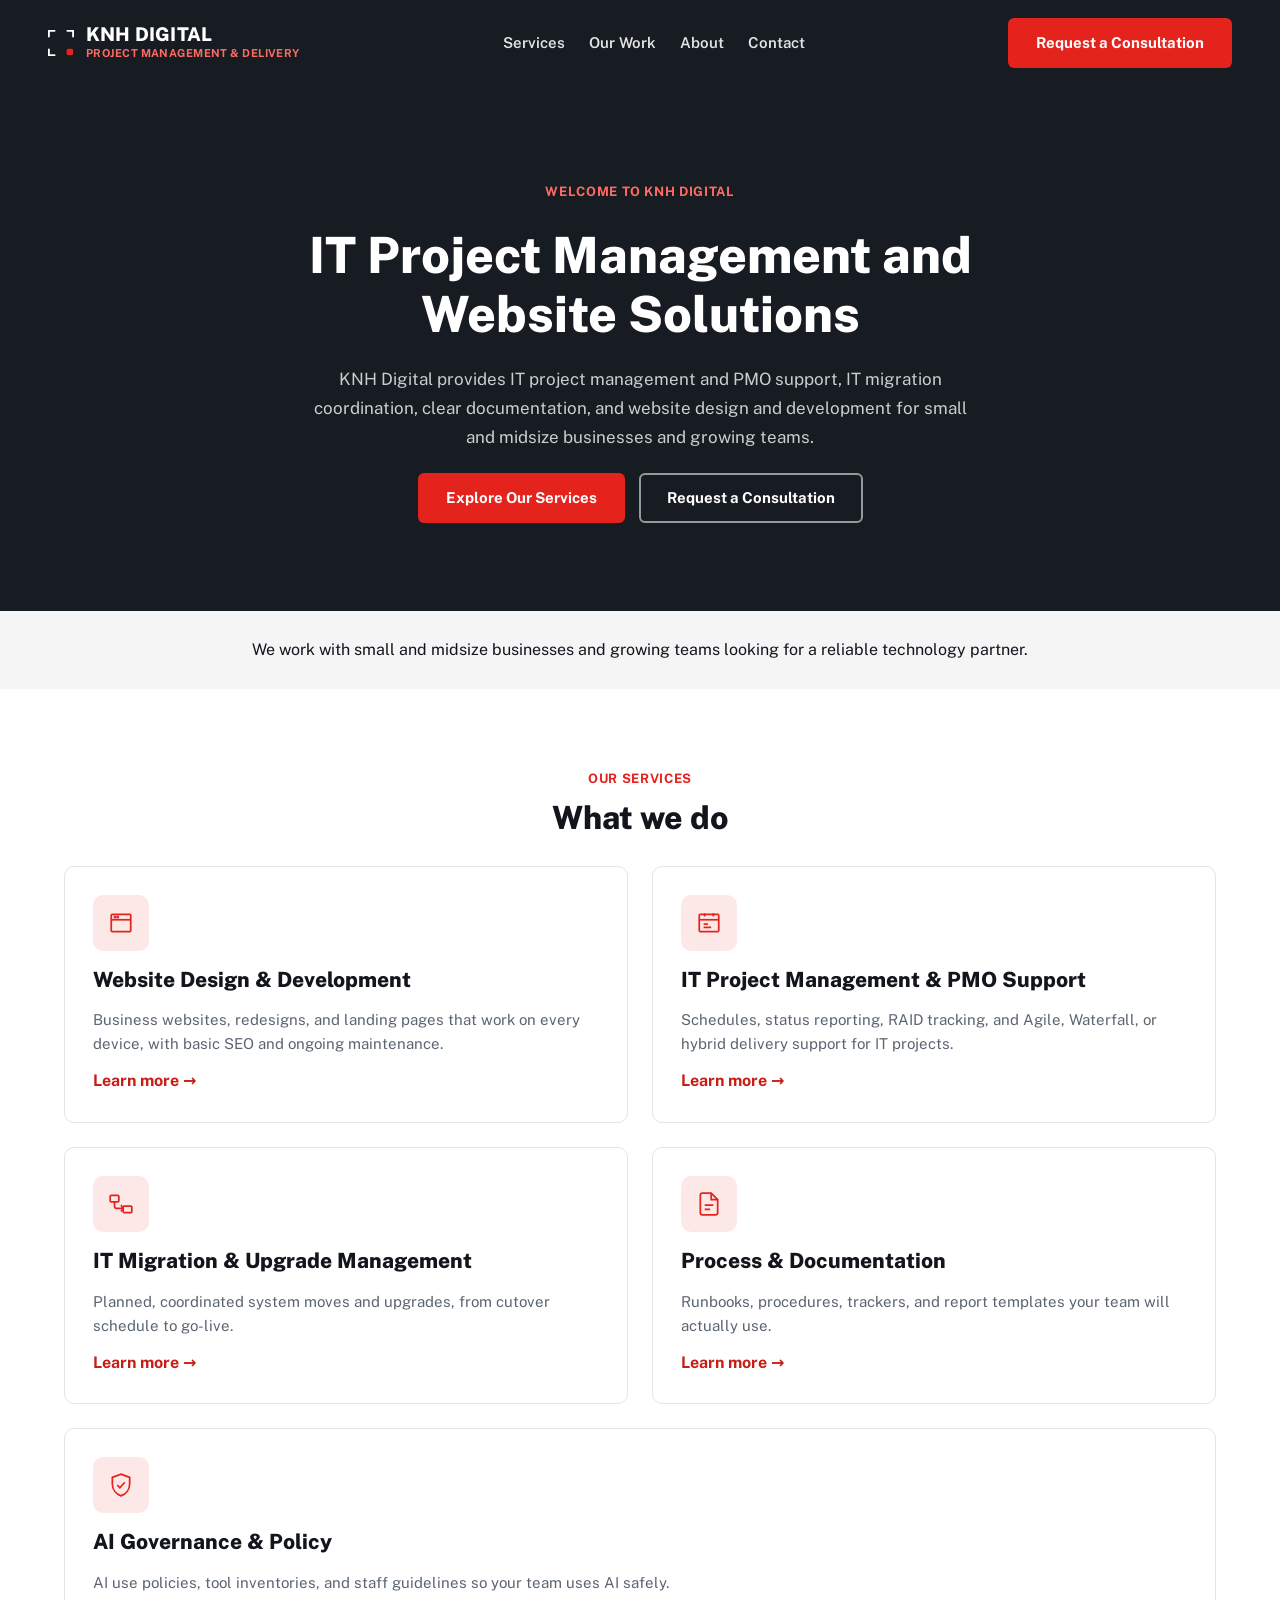
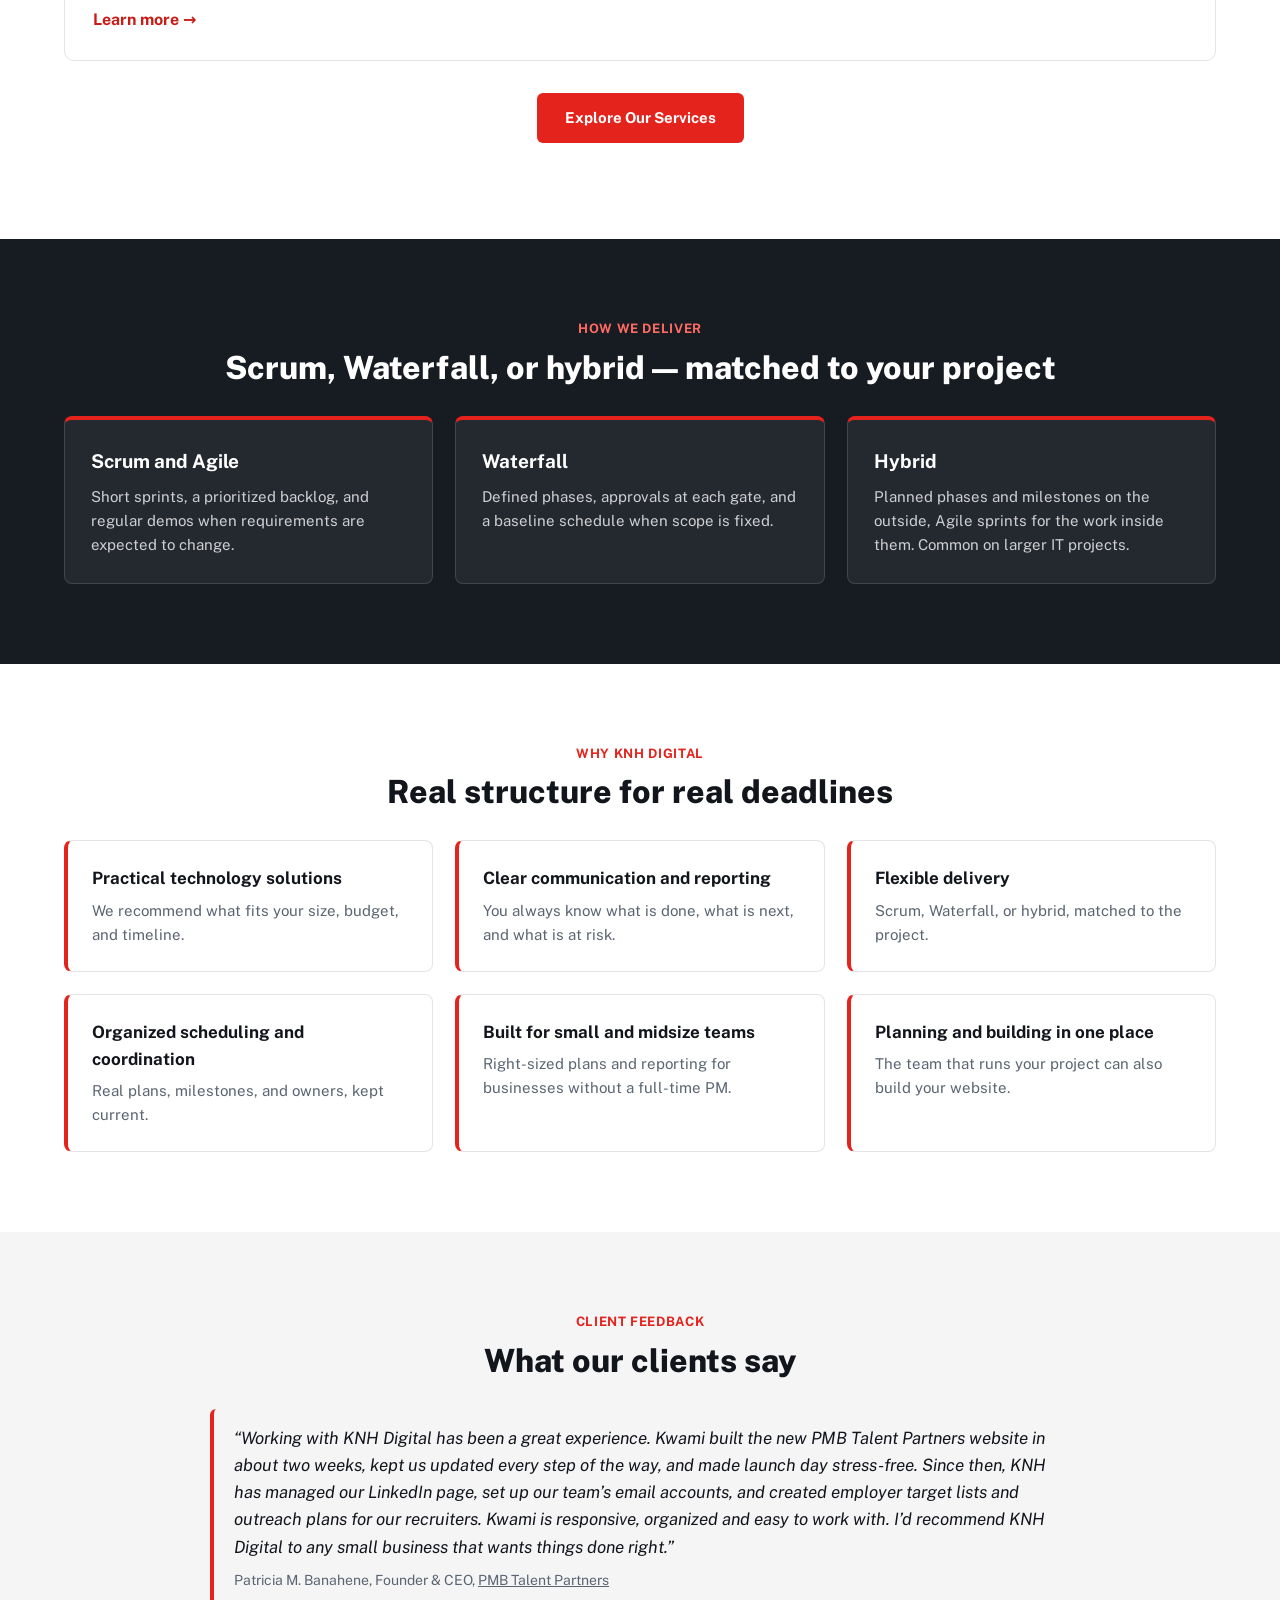
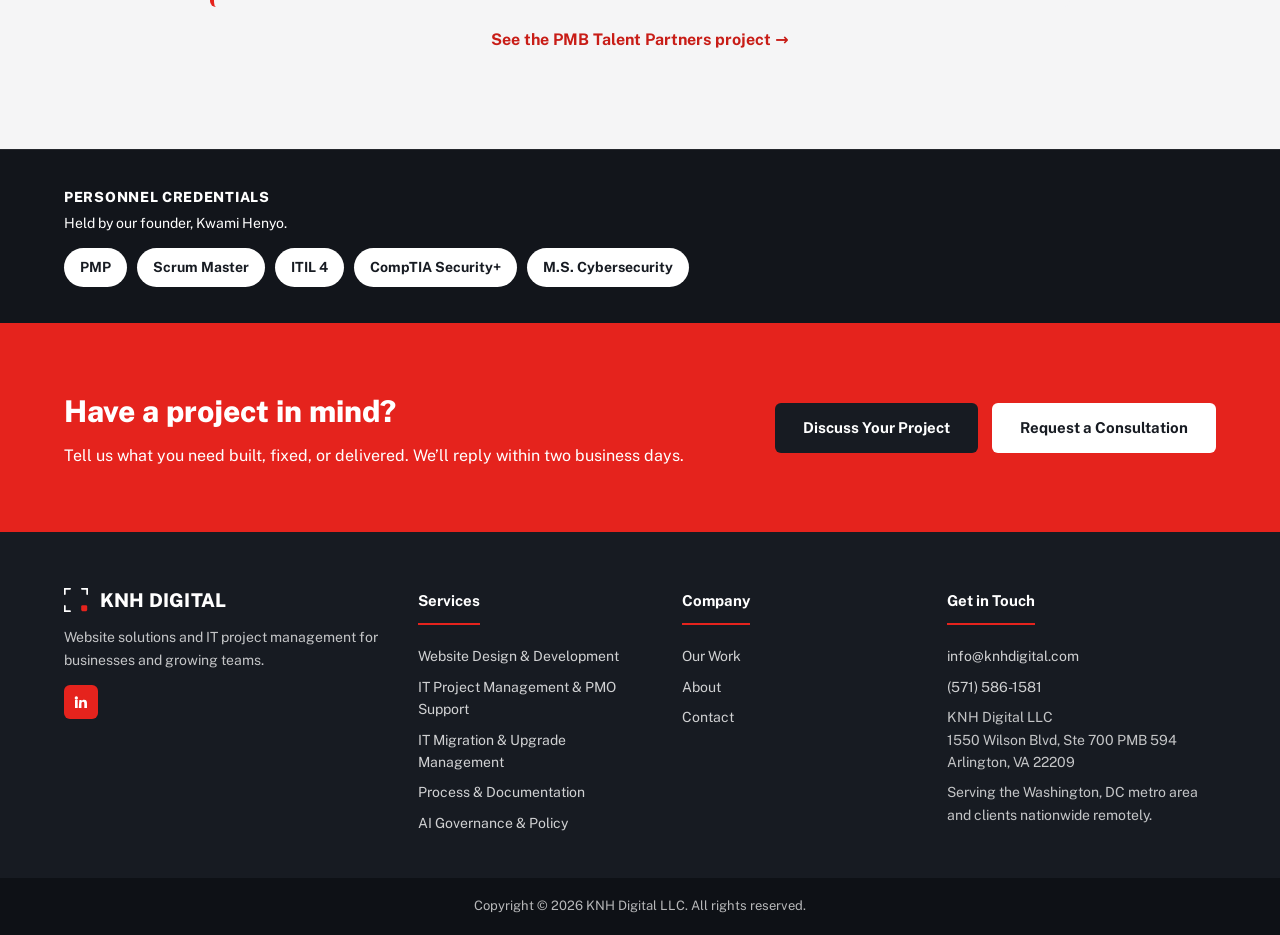
<file: index.html>
<!doctype html>
<html lang="en">
<head>
<meta charset="utf-8">
<meta name="viewport" content="width=device-width, initial-scale=1">
<title>IT Project Management &amp; Website Design | KNH Digital</title>
<meta name="description" content="IT project management, PMO support, IT migration coordination, and websites for businesses and growing teams. Arlington, VA.">
<link rel="canonical" href="https://knhdigital.com/">
<meta property="og:type" content="website">
<meta property="og:site_name" content="KNH Digital">
<meta property="og:url" content="https://knhdigital.com/">
<meta property="og:title" content="IT Project Management &amp; Website Design | KNH Digital">
<meta property="og:description" content="IT project management, PMO support, IT migration coordination, and websites for businesses and growing teams. Arlington, VA.">
<meta property="og:image" content="https://knhdigital.com/og-image.png">
<meta property="og:image:width" content="1200">
<meta property="og:image:height" content="630">
<meta name="twitter:card" content="summary_large_image">
<meta name="twitter:image" content="https://knhdigital.com/og-image.png">
<link rel="apple-touch-icon" href="/apple-touch-icon.png">
<link rel="icon" href="/favicon.ico" sizes="any">
<link rel="icon" type="image/svg+xml" href="/favicon.svg">
<link rel="icon" type="image/png" sizes="32x32" href="/favicon-32x32.png">
<link rel="preconnect" href="https://fonts.googleapis.com">
<link href="https://fonts.googleapis.com/css2?family=Public+Sans:wght@400;500;600;700;800&amp;display=swap" rel="stylesheet">
<link rel="stylesheet" href="styles.css">
</head>
<body>
<a class="skip" href="#main">Skip to main content</a>
<header class="nav">
<a class="brand" href="index.html" aria-label="KNH Digital home"><svg width="26" height="26" viewBox="0 0 120 120" fill="none" aria-hidden="true" focusable="false">
<path d="M4 30 L4 4 L30 4" stroke="#FFFFFF" stroke-width="9" stroke-linecap="round" stroke-linejoin="round"/>
<path d="M116 30 L116 4 L90 4" stroke="#FFFFFF" stroke-width="9" stroke-linecap="round" stroke-linejoin="round"/>
<path d="M4 90 L4 116 L30 116" stroke="#FFFFFF" stroke-width="9" stroke-linecap="round" stroke-linejoin="round"/>
<rect x="86" y="86" width="30" height="30" rx="7" fill="#E5231D"/></svg>
<span><span class="brand-name">KNH DIGITAL</span><span class="brand-tag">PROJECT MANAGEMENT &amp; DELIVERY</span></span></a>
<nav aria-label="Main">
<button class="menu-toggle" aria-expanded="false" aria-controls="menu">Menu</button>
<ul id="menu" class="nav-links"><li class="has-menu"><a href="services.html">Services</a><ul class="submenu"><li><a href="website-design.html">Website Design &amp; Development</a></li><li><a href="it-project-management.html">IT Project Management &amp; PMO Support</a></li><li><a href="it-migration.html">IT Migration &amp; Upgrade Management</a></li><li><a href="process-documentation.html">Process &amp; Documentation</a></li><li><a href="ai-governance.html">AI Governance &amp; Policy</a></li></ul></li><li><a href="work.html">Our Work</a></li><li><a href="about.html">About</a></li><li><a href="contact.html">Contact</a></li></ul>
</nav>
<div class="nav-right">
<div class="nav-phone"><span>CALL US</span><a href="tel:+15715861581">(571) 586-1581</a></div>
<a class="btn btn-accent" href="https://calendar.google.com/calendar/appointments/schedules/AcZssZ0aTAdLFMNzjC7nQGmzcZW7BBJqGs8sLh_er4D0ONBrsWXcedmAl6_Cfrn2PTjen2__XMbPl0Al" target="_blank" rel="noopener">Request a Consultation</a>
</div>
</header>
<main id="main">
<section class="hero">
<p class="eyebrow on-dark">Welcome to KNH Digital</p>
<h1>IT Project Management and Website Solutions</h1>
<p class="lede">KNH Digital provides IT project management and PMO support, IT migration coordination, clear documentation, and website design and development for small and midsize businesses and growing teams.</p>
<div class="cta-group"><a class="btn btn-accent" href="services.html">Explore Our Services</a><a class="btn btn-ghost" href="https://calendar.google.com/calendar/appointments/schedules/AcZssZ0aTAdLFMNzjC7nQGmzcZW7BBJqGs8sLh_er4D0ONBrsWXcedmAl6_Cfrn2PTjen2__XMbPl0Al" target="_blank" rel="noopener">Request a Consultation</a></div>
</section>
<section class="who"><p>We work with small and midsize businesses and growing teams looking for a reliable technology partner.</p></section>
<section class="section" aria-labelledby="svc-h">
<p class="eyebrow center">Our Services</p>
<h2 id="svc-h" class="center">What we do</h2>
<div class="svc-grid"><article class="svc-card"><div class="svc-icon" aria-hidden="true"><svg width="26" height="26" viewBox="0 0 24 24" fill="none" stroke="#E5231D" stroke-width="1.6"><rect x="3" y="4" width="18" height="16" rx="1"/><path d="M3 9h18"/><circle cx="6.5" cy="6.5" r="0.6"/><circle cx="9" cy="6.5" r="0.6"/></svg></div><h3><a href="website-design.html">Website Design &amp; Development</a></h3><p class="sum">Business websites, redesigns, and landing pages that work on every device, with basic SEO and ongoing maintenance.</p>
<a class="more" href="website-design.html">Learn more<span class="sr-only"> about Website Design &amp; Development</span> &rarr;</a></article><article class="svc-card"><div class="svc-icon" aria-hidden="true"><svg width="26" height="26" viewBox="0 0 24 24" fill="none" stroke="#E5231D" stroke-width="1.6"><rect x="3" y="4" width="18" height="16" rx="1"/><path d="M3 9h18"/><path d="M8 3v3"/><path d="M16 3v3"/><path d="M7 13h4M7 16h7"/></svg></div><h3><a href="it-project-management.html">IT Project Management &amp; PMO Support</a></h3><p class="sum">Schedules, status reporting, RAID tracking, and Agile, Waterfall, or hybrid delivery support for IT projects.</p>
<a class="more" href="it-project-management.html">Learn more<span class="sr-only"> about IT Project Management &amp; PMO Support</span> &rarr;</a></article><article class="svc-card"><div class="svc-icon" aria-hidden="true"><svg width="26" height="26" viewBox="0 0 24 24" fill="none" stroke="#E5231D" stroke-width="1.6"><rect x="2" y="4" width="8" height="6" rx="1"/><rect x="14" y="14" width="8" height="6" rx="1"/><path d="M6 10v4a2 2 0 0 0 2 2h6"/><path d="M12 13l2 3-2 3"/></svg></div><h3><a href="it-migration.html">IT Migration &amp; Upgrade Management</a></h3><p class="sum">Planned, coordinated system moves and upgrades, from cutover schedule to go-live.</p>
<a class="more" href="it-migration.html">Learn more<span class="sr-only"> about IT Migration &amp; Upgrade Management</span> &rarr;</a></article><article class="svc-card"><div class="svc-icon" aria-hidden="true"><svg width="26" height="26" viewBox="0 0 24 24" fill="none" stroke="#E5231D" stroke-width="1.6"><path d="M14 2H6a2 2 0 0 0-2 2v16a2 2 0 0 0 2 2h12a2 2 0 0 0 2-2V8z"/><path d="M14 2v6h6"/><path d="M8 13h8M8 17h5"/></svg></div><h3><a href="process-documentation.html">Process &amp; Documentation</a></h3><p class="sum">Runbooks, procedures, trackers, and report templates your team will actually use.</p>
<a class="more" href="process-documentation.html">Learn more<span class="sr-only"> about Process &amp; Documentation</span> &rarr;</a></article><article class="svc-card"><div class="svc-icon" aria-hidden="true"><svg width="26" height="26" viewBox="0 0 24 24" fill="none" stroke="#E5231D" stroke-width="1.6"><path d="M12 2l8 3v6c0 5-3.4 9.3-8 11-4.6-1.7-8-6-8-11V5z"/><path d="M8.5 12l2.5 2.5 4.5-5"/></svg></div><h3><a href="ai-governance.html">AI Governance &amp; Policy</a></h3><p class="sum">AI use policies, tool inventories, and staff guidelines so your team uses AI safely.</p>
<a class="more" href="ai-governance.html">Learn more<span class="sr-only"> about AI Governance &amp; Policy</span> &rarr;</a></article></div>
<p class="center"><a class="btn btn-accent" href="services.html">Explore Our Services</a></p>
</section>
<section class="section dark" aria-labelledby="deliver-h">
<p class="eyebrow center on-dark">How We Deliver</p>
<h2 id="deliver-h" class="center">Scrum, Waterfall, or hybrid &mdash; matched to your project</h2>
<div class="three">
<div class="tile"><h3>Scrum and Agile</h3><p>Short sprints, a prioritized backlog, and regular demos when requirements are expected to change.</p></div>
<div class="tile"><h3>Waterfall</h3><p>Defined phases, approvals at each gate, and a baseline schedule when scope is fixed.</p></div>
<div class="tile"><h3>Hybrid</h3><p>Planned phases and milestones on the outside, Agile sprints for the work inside them. Common on larger IT projects.</p></div>
</div>
</section>
<section class="section" aria-labelledby="why-h">
<p class="eyebrow center">Why KNH Digital</p>
<h2 id="why-h" class="center">Real structure for real deadlines</h2>
<ul class="why-grid">
<li><h3>Practical technology solutions</h3><p>We recommend what fits your size, budget, and timeline.</p></li>
<li><h3>Clear communication and reporting</h3><p>You always know what is done, what is next, and what is at risk.</p></li>
<li><h3>Flexible delivery</h3><p>Scrum, Waterfall, or hybrid, matched to the project.</p></li>
<li><h3>Organized scheduling and coordination</h3><p>Real plans, milestones, and owners, kept current.</p></li>
<li><h3>Built for small and midsize teams</h3><p>Right-sized plans and reporting for businesses without a full-time PM.</p></li>
<li><h3>Planning and building in one place</h3><p>The team that runs your project can also build your website.</p></li>
</ul>
</section>
<section class="section band-soft" aria-labelledby="client-h">
<p class="eyebrow center">Client Feedback</p>
<h2 id="client-h" class="center">What our clients say</h2>
<div class="band-inner">
<blockquote class="quote">
<p>&ldquo;Working with KNH Digital has been a great experience. Kwami built the new PMB Talent Partners website in about two weeks, kept us updated every step of the way, and made launch day stress-free. Since then, KNH has managed our LinkedIn page, set up our team&rsquo;s email accounts, and created employer target lists and outreach plans for our recruiters. Kwami is responsive, organized and easy to work with. I&rsquo;d recommend KNH Digital to any small business that wants things done right.&rdquo;</p>
<footer>Patricia M. Banahene, Founder &amp; CEO, <a href="https://pmbtalent.com" target="_blank" rel="noopener">PMB Talent Partners<span class="sr-only"> (opens in a new tab)</span></a></footer>
</blockquote>
</div>
<p class="center"><a class="more" href="work.html">See the PMB Talent Partners project &rarr;</a></p>
</section>
<section class="creds" aria-labelledby="creds-h">
<h2 id="creds-h" class="creds-label">Personnel Credentials</h2>
<p class="creds-note">Held by our founder, Kwami Henyo.</p>
<ul class="pills"><li>PMP</li><li>Scrum Master</li><li>ITIL 4</li><li>CompTIA Security+</li><li>M.S. Cybersecurity</li></ul>
</section>
<section class="cta-row">
<div><h2>Have a project in mind?</h2><p>Tell us what you need built, fixed, or delivered. We&rsquo;ll reply within two business days.</p></div>
<div class="cta-group"><a class="btn btn-dark" href="contact.html">Discuss Your Project</a><a class="btn btn-white" href="https://calendar.google.com/calendar/appointments/schedules/AcZssZ0aTAdLFMNzjC7nQGmzcZW7BBJqGs8sLh_er4D0ONBrsWXcedmAl6_Cfrn2PTjen2__XMbPl0Al" target="_blank" rel="noopener">Request a Consultation</a></div>
</section>
</main>
<footer class="footer">
<div class="footer-grid">
<div class="f-brand">
<a class="brand" href="index.html" aria-label="KNH Digital home"><svg width="24" height="24" viewBox="0 0 120 120" fill="none" aria-hidden="true" focusable="false">
<path d="M4 30 L4 4 L30 4" stroke="#FFFFFF" stroke-width="9" stroke-linecap="round" stroke-linejoin="round"/>
<path d="M116 30 L116 4 L90 4" stroke="#FFFFFF" stroke-width="9" stroke-linecap="round" stroke-linejoin="round"/>
<path d="M4 90 L4 116 L30 116" stroke="#FFFFFF" stroke-width="9" stroke-linecap="round" stroke-linejoin="round"/>
<rect x="86" y="86" width="30" height="30" rx="7" fill="#E5231D"/></svg><span class="brand-name">KNH DIGITAL</span></a>
<p>Website solutions and IT project management for businesses and growing teams.</p>
<a class="social" href="https://www.linkedin.com/company/knhdigital" target="_blank" rel="noopener" aria-label="KNH Digital on LinkedIn">
<svg width="16" height="16" viewBox="0 0 24 24" fill="#FFFFFF" aria-hidden="true"><path d="M4.98 3.5a2.5 2.5 0 1 1 0 5 2.5 2.5 0 0 1 0-5zM3 9h4v12H3zM9.5 9H13v1.7h.06c.5-.9 1.7-1.9 3.5-1.9 3.7 0 4.4 2.4 4.4 5.6V21h-4v-6c0-1.4 0-3.3-2-3.3s-2.3 1.6-2.3 3.2V21h-4z"/></svg></a>
</div>
<div><h2 class="f-head">Services</h2><ul class="f-links"><li><a href="website-design.html">Website Design &amp; Development</a></li><li><a href="it-project-management.html">IT Project Management &amp; PMO Support</a></li><li><a href="it-migration.html">IT Migration &amp; Upgrade Management</a></li><li><a href="process-documentation.html">Process &amp; Documentation</a></li><li><a href="ai-governance.html">AI Governance &amp; Policy</a></li></ul></div>
<div><h2 class="f-head">Company</h2><ul class="f-links"><li><a href="work.html">Our Work</a></li><li><a href="about.html">About</a></li><li><a href="contact.html">Contact</a></li></ul></div>
<div><h2 class="f-head">Get in Touch</h2>
<ul class="f-links"><li><a href="mailto:info@knhdigital.com">info@knhdigital.com</a></li><li><a href="tel:+15715861581">(571) 586-1581</a></li>
<li>KNH Digital LLC<br>1550 Wilson Blvd, Ste 700 PMB 594<br>Arlington, VA 22209</li><li>Serving the Washington, DC metro area and clients nationwide remotely.</li></ul></div>
</div>
<div class="copy">Copyright &copy; 2026 KNH Digital LLC. All rights reserved.</div>
</footer>
<script>
(function(){var b=document.querySelector('.menu-toggle'),m=document.getElementById('menu');
if(b&&m){b.addEventListener('click',function(){var o=m.classList.toggle('open');b.setAttribute('aria-expanded',o?'true':'false');});}})();
</script>
</body>
</html>
</file>
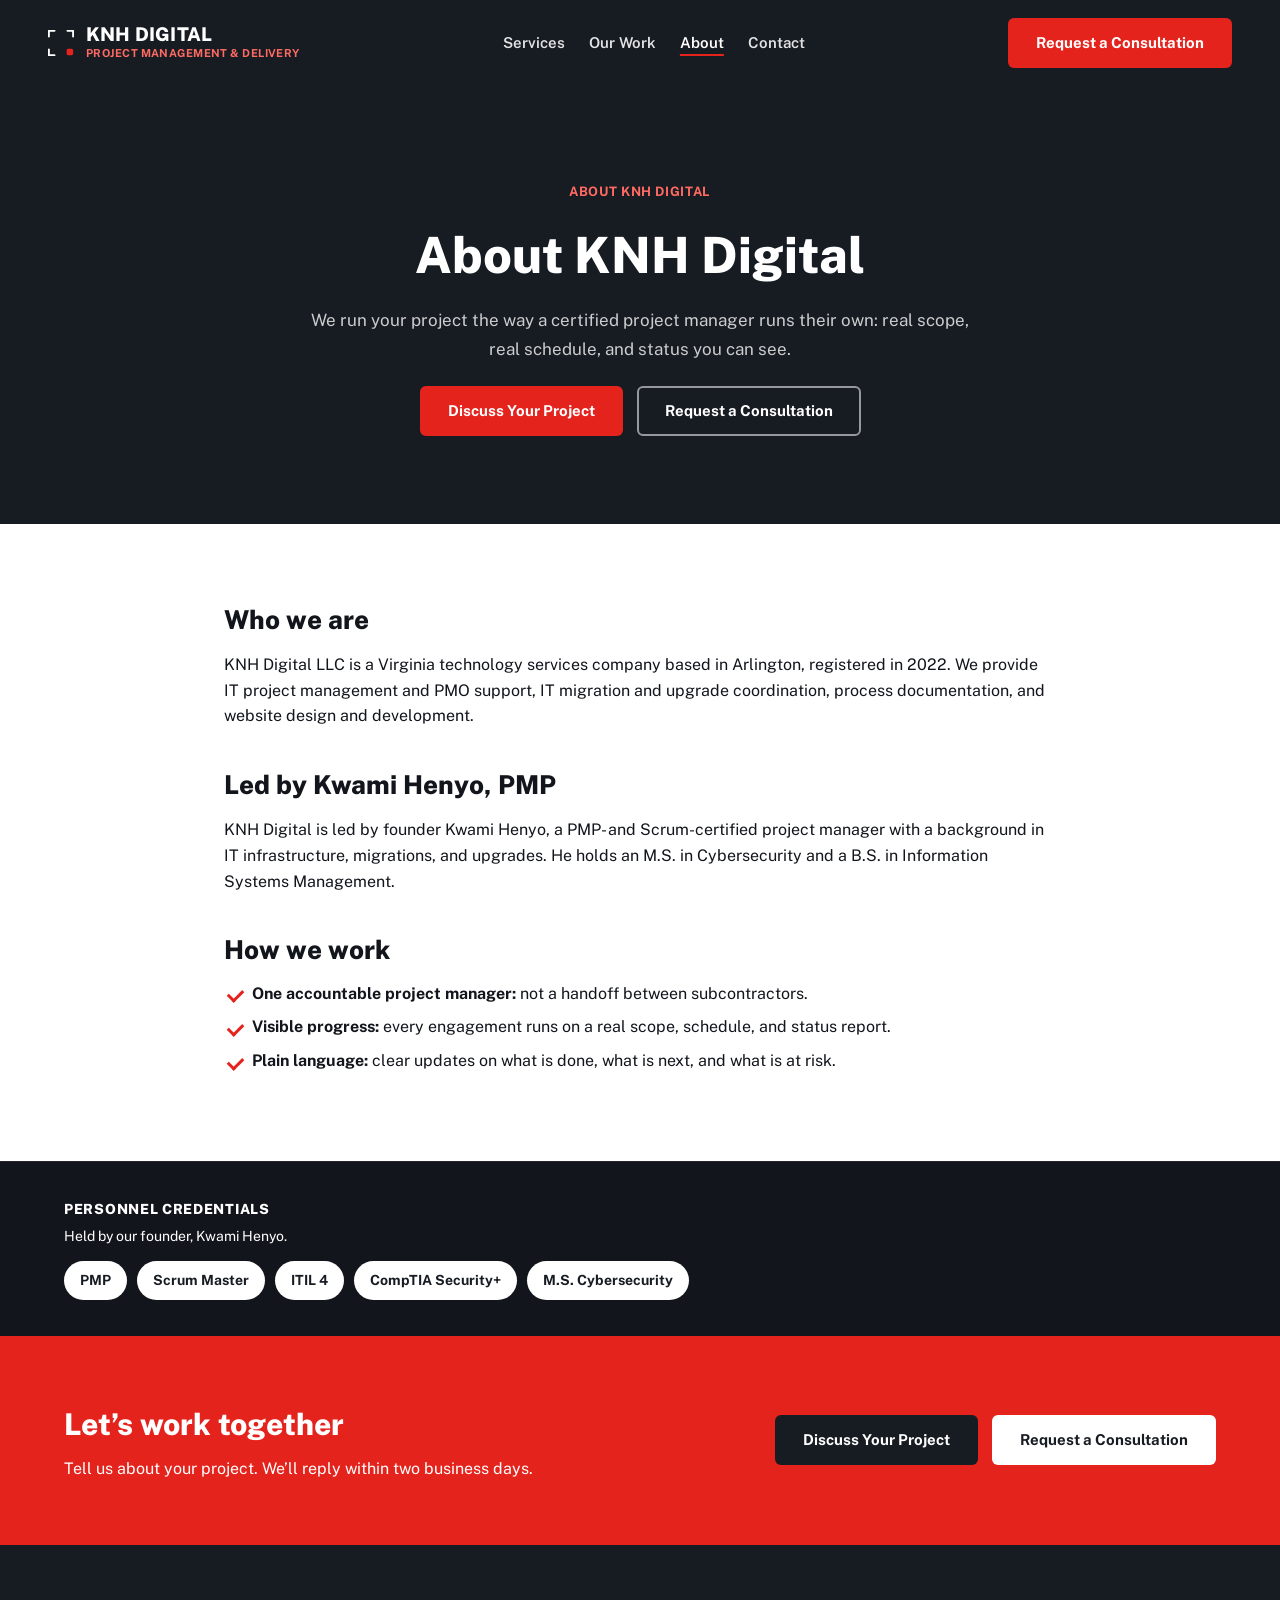
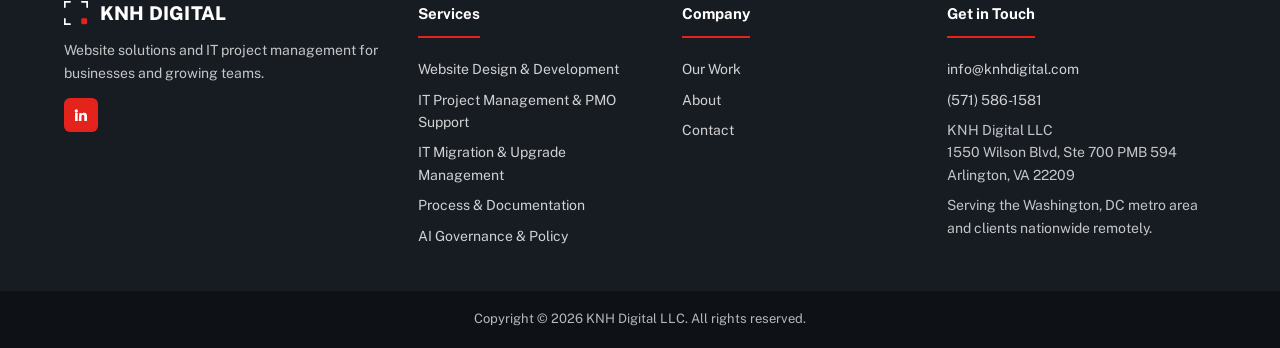
<file: about.html>
<!doctype html>
<html lang="en">
<head>
<meta charset="utf-8">
<meta name="viewport" content="width=device-width, initial-scale=1">
<title>About | KNH Digital</title>
<meta name="description" content="KNH Digital LLC is an Arlington, VA technology services company led by Kwami Henyo, PMP, providing IT project management and website services.">
<link rel="canonical" href="https://knhdigital.com/about.html">
<meta property="og:type" content="website">
<meta property="og:site_name" content="KNH Digital">
<meta property="og:url" content="https://knhdigital.com/about.html">
<meta property="og:title" content="About | KNH Digital">
<meta property="og:description" content="KNH Digital LLC is an Arlington, VA technology services company led by Kwami Henyo, PMP, providing IT project management and website services.">
<meta property="og:image" content="https://knhdigital.com/og-image.png">
<meta property="og:image:width" content="1200">
<meta property="og:image:height" content="630">
<meta name="twitter:card" content="summary_large_image">
<meta name="twitter:image" content="https://knhdigital.com/og-image.png">
<link rel="apple-touch-icon" href="/apple-touch-icon.png">
<link rel="icon" href="/favicon.ico" sizes="any">
<link rel="icon" type="image/svg+xml" href="/favicon.svg">
<link rel="icon" type="image/png" sizes="32x32" href="/favicon-32x32.png">
<link rel="preconnect" href="https://fonts.googleapis.com">
<link href="https://fonts.googleapis.com/css2?family=Public+Sans:wght@400;500;600;700;800&amp;display=swap" rel="stylesheet">
<link rel="stylesheet" href="styles.css">
</head>
<body>
<a class="skip" href="#main">Skip to main content</a>
<header class="nav">
<a class="brand" href="index.html" aria-label="KNH Digital home"><svg width="26" height="26" viewBox="0 0 120 120" fill="none" aria-hidden="true" focusable="false">
<path d="M4 30 L4 4 L30 4" stroke="#FFFFFF" stroke-width="9" stroke-linecap="round" stroke-linejoin="round"/>
<path d="M116 30 L116 4 L90 4" stroke="#FFFFFF" stroke-width="9" stroke-linecap="round" stroke-linejoin="round"/>
<path d="M4 90 L4 116 L30 116" stroke="#FFFFFF" stroke-width="9" stroke-linecap="round" stroke-linejoin="round"/>
<rect x="86" y="86" width="30" height="30" rx="7" fill="#E5231D"/></svg>
<span><span class="brand-name">KNH DIGITAL</span><span class="brand-tag">PROJECT MANAGEMENT &amp; DELIVERY</span></span></a>
<nav aria-label="Main">
<button class="menu-toggle" aria-expanded="false" aria-controls="menu">Menu</button>
<ul id="menu" class="nav-links"><li class="has-menu"><a href="services.html">Services</a><ul class="submenu"><li><a href="website-design.html">Website Design &amp; Development</a></li><li><a href="it-project-management.html">IT Project Management &amp; PMO Support</a></li><li><a href="it-migration.html">IT Migration &amp; Upgrade Management</a></li><li><a href="process-documentation.html">Process &amp; Documentation</a></li><li><a href="ai-governance.html">AI Governance &amp; Policy</a></li></ul></li><li><a href="work.html">Our Work</a></li><li><a href="about.html" aria-current="page">About</a></li><li><a href="contact.html">Contact</a></li></ul>
</nav>
<div class="nav-right">
<div class="nav-phone"><span>CALL US</span><a href="tel:+15715861581">(571) 586-1581</a></div>
<a class="btn btn-accent" href="https://calendar.google.com/calendar/appointments/schedules/AcZssZ0aTAdLFMNzjC7nQGmzcZW7BBJqGs8sLh_er4D0ONBrsWXcedmAl6_Cfrn2PTjen2__XMbPl0Al" target="_blank" rel="noopener">Request a Consultation</a>
</div>
</header>
<main id="main">
<section class="hero">
<p class="eyebrow on-dark">About KNH Digital</p>
<h1>About KNH Digital</h1>
<p class="lede">We run your project the way a certified project manager runs their own: real scope, real schedule, and status you can see.</p>
<div class="cta-group"><a class="btn btn-accent" href="contact.html">Discuss Your Project</a><a class="btn btn-ghost" href="https://calendar.google.com/calendar/appointments/schedules/AcZssZ0aTAdLFMNzjC7nQGmzcZW7BBJqGs8sLh_er4D0ONBrsWXcedmAl6_Cfrn2PTjen2__XMbPl0Al" target="_blank" rel="noopener">Request a Consultation</a></div>
</section>
<section class="section narrow">
<h2>Who we are</h2>
<p>KNH Digital LLC is a Virginia technology services company based in Arlington, registered in 2022. We provide IT project management and PMO support, IT migration and upgrade coordination, process documentation, and website design and development.</p>
<h2>Led by Kwami Henyo, PMP</h2>
<p>KNH Digital is led by founder Kwami Henyo, a PMP- and Scrum-certified project manager with a background in IT infrastructure, migrations, and upgrades. He holds an M.S. in Cybersecurity and a B.S. in Information Systems Management.</p>
<h2>How we work</h2>
<ul class='checks'><li><strong>One accountable project manager:</strong> not a handoff between subcontractors.</li><li><strong>Visible progress:</strong> every engagement runs on a real scope, schedule, and status report.</li><li><strong>Plain language:</strong> clear updates on what is done, what is next, and what is at risk.</li></ul>
</section>
<section class="creds" aria-labelledby="creds-h">
<h2 id="creds-h" class="creds-label">Personnel Credentials</h2>
<p class="creds-note">Held by our founder, Kwami Henyo.</p>
<ul class="pills"><li>PMP</li><li>Scrum Master</li><li>ITIL 4</li><li>CompTIA Security+</li><li>M.S. Cybersecurity</li></ul>
</section>
<section class="cta-row">
<div><h2>Let&rsquo;s work together</h2><p>Tell us about your project. We&rsquo;ll reply within two business days.</p></div>
<div class="cta-group"><a class="btn btn-dark" href="contact.html">Discuss Your Project</a><a class="btn btn-white" href="https://calendar.google.com/calendar/appointments/schedules/AcZssZ0aTAdLFMNzjC7nQGmzcZW7BBJqGs8sLh_er4D0ONBrsWXcedmAl6_Cfrn2PTjen2__XMbPl0Al" target="_blank" rel="noopener">Request a Consultation</a></div>
</section>
</main>
<footer class="footer">
<div class="footer-grid">
<div class="f-brand">
<a class="brand" href="index.html" aria-label="KNH Digital home"><svg width="24" height="24" viewBox="0 0 120 120" fill="none" aria-hidden="true" focusable="false">
<path d="M4 30 L4 4 L30 4" stroke="#FFFFFF" stroke-width="9" stroke-linecap="round" stroke-linejoin="round"/>
<path d="M116 30 L116 4 L90 4" stroke="#FFFFFF" stroke-width="9" stroke-linecap="round" stroke-linejoin="round"/>
<path d="M4 90 L4 116 L30 116" stroke="#FFFFFF" stroke-width="9" stroke-linecap="round" stroke-linejoin="round"/>
<rect x="86" y="86" width="30" height="30" rx="7" fill="#E5231D"/></svg><span class="brand-name">KNH DIGITAL</span></a>
<p>Website solutions and IT project management for businesses and growing teams.</p>
<a class="social" href="https://www.linkedin.com/company/knhdigital" target="_blank" rel="noopener" aria-label="KNH Digital on LinkedIn">
<svg width="16" height="16" viewBox="0 0 24 24" fill="#FFFFFF" aria-hidden="true"><path d="M4.98 3.5a2.5 2.5 0 1 1 0 5 2.5 2.5 0 0 1 0-5zM3 9h4v12H3zM9.5 9H13v1.7h.06c.5-.9 1.7-1.9 3.5-1.9 3.7 0 4.4 2.4 4.4 5.6V21h-4v-6c0-1.4 0-3.3-2-3.3s-2.3 1.6-2.3 3.2V21h-4z"/></svg></a>
</div>
<div><h2 class="f-head">Services</h2><ul class="f-links"><li><a href="website-design.html">Website Design &amp; Development</a></li><li><a href="it-project-management.html">IT Project Management &amp; PMO Support</a></li><li><a href="it-migration.html">IT Migration &amp; Upgrade Management</a></li><li><a href="process-documentation.html">Process &amp; Documentation</a></li><li><a href="ai-governance.html">AI Governance &amp; Policy</a></li></ul></div>
<div><h2 class="f-head">Company</h2><ul class="f-links"><li><a href="work.html">Our Work</a></li><li><a href="about.html">About</a></li><li><a href="contact.html">Contact</a></li></ul></div>
<div><h2 class="f-head">Get in Touch</h2>
<ul class="f-links"><li><a href="mailto:info@knhdigital.com">info@knhdigital.com</a></li><li><a href="tel:+15715861581">(571) 586-1581</a></li>
<li>KNH Digital LLC<br>1550 Wilson Blvd, Ste 700 PMB 594<br>Arlington, VA 22209</li><li>Serving the Washington, DC metro area and clients nationwide remotely.</li></ul></div>
</div>
<div class="copy">Copyright &copy; 2026 KNH Digital LLC. All rights reserved.</div>
</footer>
<script>
(function(){var b=document.querySelector('.menu-toggle'),m=document.getElementById('menu');
if(b&&m){b.addEventListener('click',function(){var o=m.classList.toggle('open');b.setAttribute('aria-expanded',o?'true':'false');});}})();
</script>
</body>
</html>
</file>
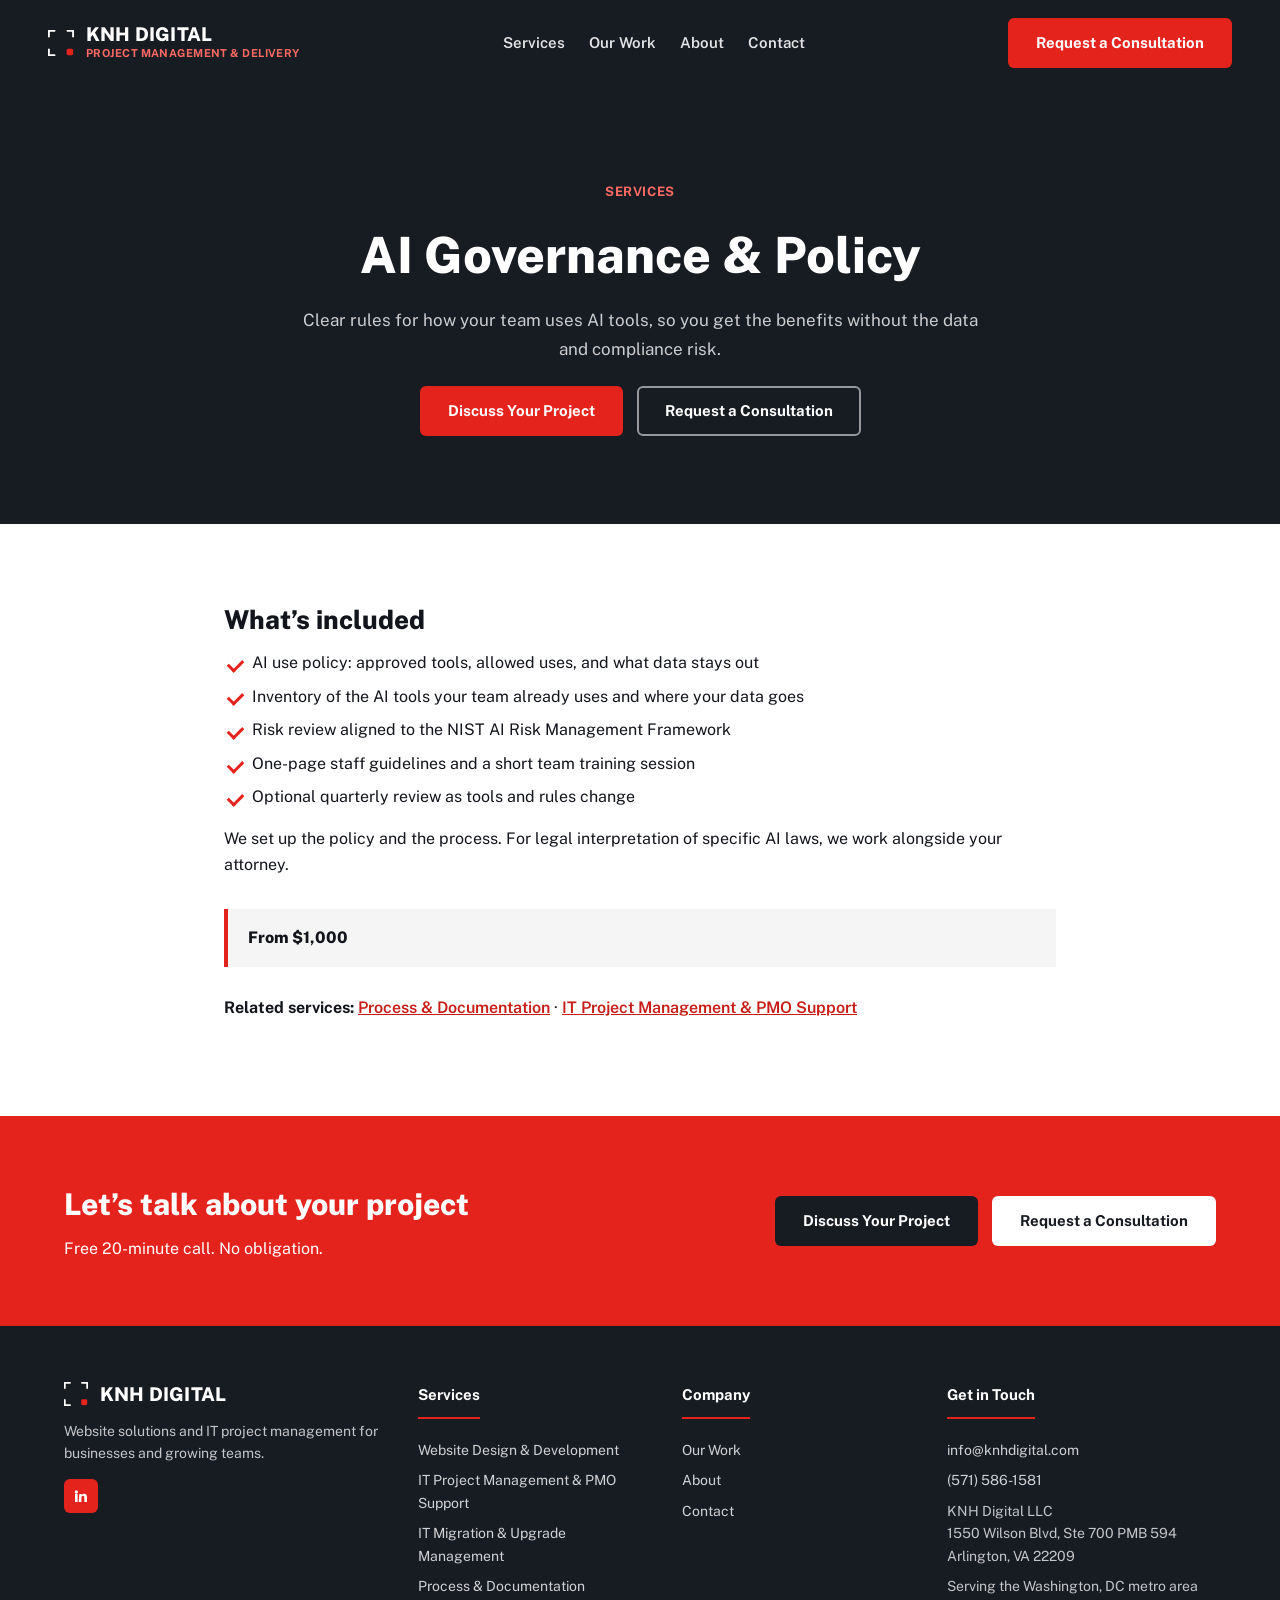
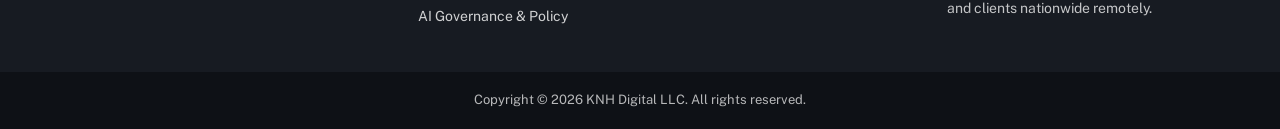
<file: ai-governance.html>
<!doctype html>
<html lang="en">
<head>
<meta charset="utf-8">
<meta name="viewport" content="width=device-width, initial-scale=1">
<title>AI Governance &amp; Policy | KNH Digital</title>
<meta name="description" content="AI use policies, tool inventories, risk reviews, and staff guidelines so your team uses AI safely.">
<link rel="canonical" href="https://knhdigital.com/ai-governance.html">
<meta property="og:type" content="website">
<meta property="og:site_name" content="KNH Digital">
<meta property="og:url" content="https://knhdigital.com/ai-governance.html">
<meta property="og:title" content="AI Governance &amp; Policy | KNH Digital">
<meta property="og:description" content="AI use policies, tool inventories, risk reviews, and staff guidelines so your team uses AI safely.">
<meta property="og:image" content="https://knhdigital.com/og-image.png">
<meta property="og:image:width" content="1200">
<meta property="og:image:height" content="630">
<meta name="twitter:card" content="summary_large_image">
<meta name="twitter:image" content="https://knhdigital.com/og-image.png">
<link rel="apple-touch-icon" href="/apple-touch-icon.png">
<link rel="icon" href="/favicon.ico" sizes="any">
<link rel="icon" type="image/svg+xml" href="/favicon.svg">
<link rel="icon" type="image/png" sizes="32x32" href="/favicon-32x32.png">
<link rel="preconnect" href="https://fonts.googleapis.com">
<link href="https://fonts.googleapis.com/css2?family=Public+Sans:wght@400;500;600;700;800&amp;display=swap" rel="stylesheet">
<link rel="stylesheet" href="styles.css">
</head>
<body>
<a class="skip" href="#main">Skip to main content</a>
<header class="nav">
<a class="brand" href="index.html" aria-label="KNH Digital home"><svg width="26" height="26" viewBox="0 0 120 120" fill="none" aria-hidden="true" focusable="false">
<path d="M4 30 L4 4 L30 4" stroke="#FFFFFF" stroke-width="9" stroke-linecap="round" stroke-linejoin="round"/>
<path d="M116 30 L116 4 L90 4" stroke="#FFFFFF" stroke-width="9" stroke-linecap="round" stroke-linejoin="round"/>
<path d="M4 90 L4 116 L30 116" stroke="#FFFFFF" stroke-width="9" stroke-linecap="round" stroke-linejoin="round"/>
<rect x="86" y="86" width="30" height="30" rx="7" fill="#E5231D"/></svg>
<span><span class="brand-name">KNH DIGITAL</span><span class="brand-tag">PROJECT MANAGEMENT &amp; DELIVERY</span></span></a>
<nav aria-label="Main">
<button class="menu-toggle" aria-expanded="false" aria-controls="menu">Menu</button>
<ul id="menu" class="nav-links"><li class="has-menu"><a href="services.html">Services</a><ul class="submenu"><li><a href="website-design.html">Website Design &amp; Development</a></li><li><a href="it-project-management.html">IT Project Management &amp; PMO Support</a></li><li><a href="it-migration.html">IT Migration &amp; Upgrade Management</a></li><li><a href="process-documentation.html">Process &amp; Documentation</a></li><li><a href="ai-governance.html">AI Governance &amp; Policy</a></li></ul></li><li><a href="work.html">Our Work</a></li><li><a href="about.html">About</a></li><li><a href="contact.html">Contact</a></li></ul>
</nav>
<div class="nav-right">
<div class="nav-phone"><span>CALL US</span><a href="tel:+15715861581">(571) 586-1581</a></div>
<a class="btn btn-accent" href="https://calendar.google.com/calendar/appointments/schedules/AcZssZ0aTAdLFMNzjC7nQGmzcZW7BBJqGs8sLh_er4D0ONBrsWXcedmAl6_Cfrn2PTjen2__XMbPl0Al" target="_blank" rel="noopener">Request a Consultation</a>
</div>
</header>
<main id="main">
<section class="hero">
<p class="eyebrow on-dark">Services</p>
<h1>AI Governance &amp; Policy</h1>
<p class="lede">Clear rules for how your team uses AI tools, so you get the benefits without the data and compliance risk.</p>
<div class="cta-group"><a class="btn btn-accent" href="contact.html">Discuss Your Project</a><a class="btn btn-ghost" href="https://calendar.google.com/calendar/appointments/schedules/AcZssZ0aTAdLFMNzjC7nQGmzcZW7BBJqGs8sLh_er4D0ONBrsWXcedmAl6_Cfrn2PTjen2__XMbPl0Al" target="_blank" rel="noopener">Request a Consultation</a></div>
</section>
<section class="section narrow"><h2>What&rsquo;s included</h2>
<ul class='checks'><li>AI use policy: approved tools, allowed uses, and what data stays out</li><li>Inventory of the AI tools your team already uses and where your data goes</li><li>Risk review aligned to the NIST AI Risk Management Framework</li><li>One-page staff guidelines and a short team training session</li><li>Optional quarterly review as tools and rules change</li></ul>
<p>We set up the policy and the process. For legal interpretation of specific AI laws, we work alongside your attorney.</p><p class="price-line">From $1,000</p><p class="related"><strong>Related services:</strong> <a href="process-documentation.html">Process &amp; Documentation</a> &middot; <a href="it-project-management.html">IT Project Management &amp; PMO Support</a></p></section><section class="cta-row">
<div><h2>Let&rsquo;s talk about your project</h2><p>Free 20-minute call. No obligation.</p></div>
<div class="cta-group"><a class="btn btn-dark" href="contact.html">Discuss Your Project</a><a class="btn btn-white" href="https://calendar.google.com/calendar/appointments/schedules/AcZssZ0aTAdLFMNzjC7nQGmzcZW7BBJqGs8sLh_er4D0ONBrsWXcedmAl6_Cfrn2PTjen2__XMbPl0Al" target="_blank" rel="noopener">Request a Consultation</a></div>
</section>
</main>
<footer class="footer">
<div class="footer-grid">
<div class="f-brand">
<a class="brand" href="index.html" aria-label="KNH Digital home"><svg width="24" height="24" viewBox="0 0 120 120" fill="none" aria-hidden="true" focusable="false">
<path d="M4 30 L4 4 L30 4" stroke="#FFFFFF" stroke-width="9" stroke-linecap="round" stroke-linejoin="round"/>
<path d="M116 30 L116 4 L90 4" stroke="#FFFFFF" stroke-width="9" stroke-linecap="round" stroke-linejoin="round"/>
<path d="M4 90 L4 116 L30 116" stroke="#FFFFFF" stroke-width="9" stroke-linecap="round" stroke-linejoin="round"/>
<rect x="86" y="86" width="30" height="30" rx="7" fill="#E5231D"/></svg><span class="brand-name">KNH DIGITAL</span></a>
<p>Website solutions and IT project management for businesses and growing teams.</p>
<a class="social" href="https://www.linkedin.com/company/knhdigital" target="_blank" rel="noopener" aria-label="KNH Digital on LinkedIn">
<svg width="16" height="16" viewBox="0 0 24 24" fill="#FFFFFF" aria-hidden="true"><path d="M4.98 3.5a2.5 2.5 0 1 1 0 5 2.5 2.5 0 0 1 0-5zM3 9h4v12H3zM9.5 9H13v1.7h.06c.5-.9 1.7-1.9 3.5-1.9 3.7 0 4.4 2.4 4.4 5.6V21h-4v-6c0-1.4 0-3.3-2-3.3s-2.3 1.6-2.3 3.2V21h-4z"/></svg></a>
</div>
<div><h2 class="f-head">Services</h2><ul class="f-links"><li><a href="website-design.html">Website Design &amp; Development</a></li><li><a href="it-project-management.html">IT Project Management &amp; PMO Support</a></li><li><a href="it-migration.html">IT Migration &amp; Upgrade Management</a></li><li><a href="process-documentation.html">Process &amp; Documentation</a></li><li><a href="ai-governance.html">AI Governance &amp; Policy</a></li></ul></div>
<div><h2 class="f-head">Company</h2><ul class="f-links"><li><a href="work.html">Our Work</a></li><li><a href="about.html">About</a></li><li><a href="contact.html">Contact</a></li></ul></div>
<div><h2 class="f-head">Get in Touch</h2>
<ul class="f-links"><li><a href="mailto:info@knhdigital.com">info@knhdigital.com</a></li><li><a href="tel:+15715861581">(571) 586-1581</a></li>
<li>KNH Digital LLC<br>1550 Wilson Blvd, Ste 700 PMB 594<br>Arlington, VA 22209</li><li>Serving the Washington, DC metro area and clients nationwide remotely.</li></ul></div>
</div>
<div class="copy">Copyright &copy; 2026 KNH Digital LLC. All rights reserved.</div>
</footer>
<script>
(function(){var b=document.querySelector('.menu-toggle'),m=document.getElementById('menu');
if(b&&m){b.addEventListener('click',function(){var o=m.classList.toggle('open');b.setAttribute('aria-expanded',o?'true':'false');});}})();
</script>
</body>
</html>
</file>
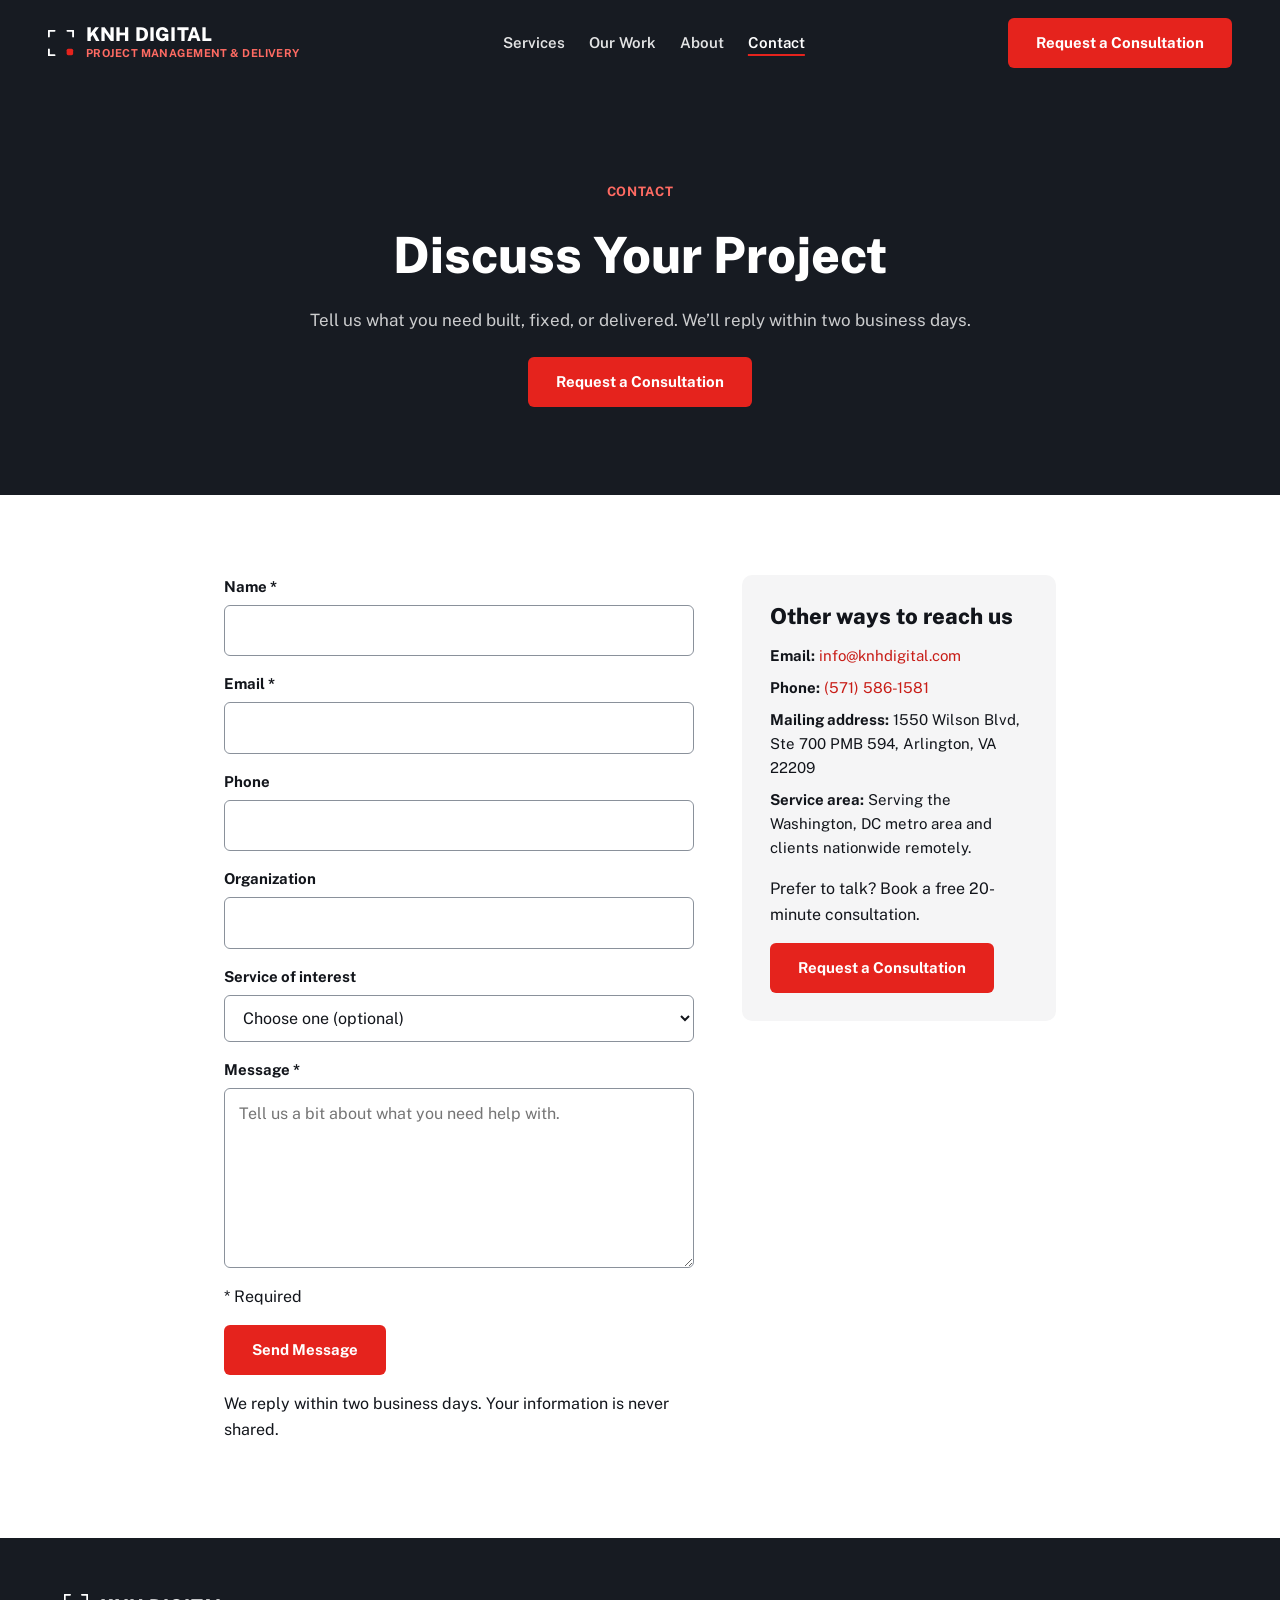
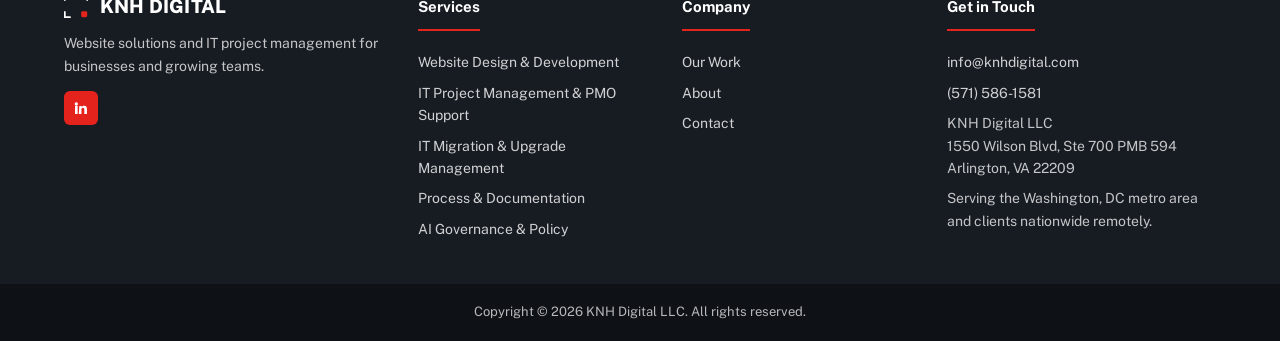
<file: contact.html>
<!doctype html>
<html lang="en">
<head>
<meta charset="utf-8">
<meta name="viewport" content="width=device-width, initial-scale=1">
<title>Contact | KNH Digital</title>
<meta name="description" content="Contact KNH Digital about a website, IT project, migration, documentation, or AI policy need. Arlington, VA. (571) 586-1581.">
<link rel="canonical" href="https://knhdigital.com/contact.html">
<meta property="og:type" content="website">
<meta property="og:site_name" content="KNH Digital">
<meta property="og:url" content="https://knhdigital.com/contact.html">
<meta property="og:title" content="Contact | KNH Digital">
<meta property="og:description" content="Contact KNH Digital about a website, IT project, migration, documentation, or AI policy need. Arlington, VA. (571) 586-1581.">
<meta property="og:image" content="https://knhdigital.com/og-image.png">
<meta property="og:image:width" content="1200">
<meta property="og:image:height" content="630">
<meta name="twitter:card" content="summary_large_image">
<meta name="twitter:image" content="https://knhdigital.com/og-image.png">
<link rel="apple-touch-icon" href="/apple-touch-icon.png">
<link rel="icon" href="/favicon.ico" sizes="any">
<link rel="icon" type="image/svg+xml" href="/favicon.svg">
<link rel="icon" type="image/png" sizes="32x32" href="/favicon-32x32.png">
<link rel="preconnect" href="https://fonts.googleapis.com">
<link href="https://fonts.googleapis.com/css2?family=Public+Sans:wght@400;500;600;700;800&amp;display=swap" rel="stylesheet">
<link rel="stylesheet" href="styles.css">
</head>
<body>
<a class="skip" href="#main">Skip to main content</a>
<header class="nav">
<a class="brand" href="index.html" aria-label="KNH Digital home"><svg width="26" height="26" viewBox="0 0 120 120" fill="none" aria-hidden="true" focusable="false">
<path d="M4 30 L4 4 L30 4" stroke="#FFFFFF" stroke-width="9" stroke-linecap="round" stroke-linejoin="round"/>
<path d="M116 30 L116 4 L90 4" stroke="#FFFFFF" stroke-width="9" stroke-linecap="round" stroke-linejoin="round"/>
<path d="M4 90 L4 116 L30 116" stroke="#FFFFFF" stroke-width="9" stroke-linecap="round" stroke-linejoin="round"/>
<rect x="86" y="86" width="30" height="30" rx="7" fill="#E5231D"/></svg>
<span><span class="brand-name">KNH DIGITAL</span><span class="brand-tag">PROJECT MANAGEMENT &amp; DELIVERY</span></span></a>
<nav aria-label="Main">
<button class="menu-toggle" aria-expanded="false" aria-controls="menu">Menu</button>
<ul id="menu" class="nav-links"><li class="has-menu"><a href="services.html">Services</a><ul class="submenu"><li><a href="website-design.html">Website Design &amp; Development</a></li><li><a href="it-project-management.html">IT Project Management &amp; PMO Support</a></li><li><a href="it-migration.html">IT Migration &amp; Upgrade Management</a></li><li><a href="process-documentation.html">Process &amp; Documentation</a></li><li><a href="ai-governance.html">AI Governance &amp; Policy</a></li></ul></li><li><a href="work.html">Our Work</a></li><li><a href="about.html">About</a></li><li><a href="contact.html" aria-current="page">Contact</a></li></ul>
</nav>
<div class="nav-right">
<div class="nav-phone"><span>CALL US</span><a href="tel:+15715861581">(571) 586-1581</a></div>
<a class="btn btn-accent" href="https://calendar.google.com/calendar/appointments/schedules/AcZssZ0aTAdLFMNzjC7nQGmzcZW7BBJqGs8sLh_er4D0ONBrsWXcedmAl6_Cfrn2PTjen2__XMbPl0Al" target="_blank" rel="noopener">Request a Consultation</a>
</div>
</header>
<main id="main">
<section class="hero">
<p class="eyebrow on-dark">Contact</p>
<h1>Discuss Your Project</h1>
<p class="lede">Tell us what you need built, fixed, or delivered. We&rsquo;ll reply within two business days.</p>
<div class="cta-group"><a class="btn btn-accent" href="https://calendar.google.com/calendar/appointments/schedules/AcZssZ0aTAdLFMNzjC7nQGmzcZW7BBJqGs8sLh_er4D0ONBrsWXcedmAl6_Cfrn2PTjen2__XMbPl0Al" target="_blank" rel="noopener">Request a Consultation</a></div>
</section>
<section class="section narrow">
<div class="contact-grid">
<form id="contact-form" class="form" action="https://formspree.io/f/xeaeydqz" method="POST" novalidate>
<input type="hidden" name="_subject" value="New inquiry from knhdigital.com">
<div class="hp" aria-hidden="true"><label for="f-gotcha">Leave this field empty</label><input id="f-gotcha" type="text" name="_gotcha" tabindex="-1" autocomplete="off"></div>
<div class="field"><label for="f-name">Name <span aria-hidden="true">*</span></label><input id="f-name" name="name" type="text" autocomplete="name" required></div>
<div class="field"><label for="f-email">Email <span aria-hidden="true">*</span></label><input id="f-email" name="email" type="email" autocomplete="email" required></div>
<div class="field"><label for="f-phone">Phone</label><input id="f-phone" name="phone" type="tel" autocomplete="tel"></div>
<div class="field"><label for="f-org">Organization</label><input id="f-org" name="organization" type="text" autocomplete="organization"></div>
<div class="field"><label for="f-svc">Service of interest</label><select id="f-svc" name="service"><option value="">Choose one (optional)</option><option>Website Design &amp; Development</option><option>IT Project Management &amp; PMO Support</option><option>IT Migration &amp; Upgrade Management</option><option>Process &amp; Documentation</option><option>AI Governance &amp; Policy</option><option>Not sure yet</option></select></div>
<div class="field"><label for="f-msg">Message <span aria-hidden="true">*</span></label><textarea id="f-msg" name="message" rows="6" placeholder="Tell us a bit about what you need help with." required></textarea></div>
<p class="req-note"><span aria-hidden="true">*</span> Required</p>
<button class="btn btn-accent" type="submit">Send Message</button>
<p class="req-note">We reply within two business days. Your information is never shared.</p>
<p id="form-status" class="form-status" role="status" aria-live="polite"></p>
</form>
<aside class="contact-side">
<h2>Other ways to reach us</h2>
<ul class="f-links light-list">
<li><strong>Email:</strong> <a href="mailto:info@knhdigital.com">info@knhdigital.com</a></li>
<li><strong>Phone:</strong> <a href="tel:+15715861581">(571) 586-1581</a></li>
<li><strong>Mailing address:</strong> 1550 Wilson Blvd, Ste 700 PMB 594, Arlington, VA 22209</li>
<li><strong>Service area:</strong> Serving the Washington, DC metro area and clients nationwide remotely.</li>
</ul>
<p>Prefer to talk? Book a free 20-minute consultation.</p>
<a class="btn btn-accent" href="https://calendar.google.com/calendar/appointments/schedules/AcZssZ0aTAdLFMNzjC7nQGmzcZW7BBJqGs8sLh_er4D0ONBrsWXcedmAl6_Cfrn2PTjen2__XMbPl0Al" target="_blank" rel="noopener">Request a Consultation</a>
</aside>
</div>
</section>
<script>
(function(){
var f=document.getElementById('contact-form'),s=document.getElementById('form-status');
f.addEventListener('submit',function(e){
e.preventDefault();
var bad=[].slice.call(f.querySelectorAll('[required]')).filter(function(el){return !el.value.trim()||(el.type==='email'&&!/^[^@\s]+@[^@\s]+\.[^@\s]+$/.test(el.value));});
[].forEach.call(f.querySelectorAll('[required]'),function(el){el.setAttribute('aria-invalid',bad.indexOf(el)>-1?'true':'false');});
if(bad.length){s.textContent='Please fill in your name, a valid email, and a message.';bad[0].focus();return;}
var d=new FormData(f);
if(f.action.indexOf('REPLACE_WITH')>-1){
var body='Name: '+d.get('name')+'\nOrganization: '+d.get('organization')+'\nPhone: '+d.get('phone')+'\nService: '+d.get('service')+'\n\n'+d.get('message');
window.location.href='mailto:info@knhdigital.com?subject='+encodeURIComponent('Inquiry from knhdigital.com')+'&body='+encodeURIComponent(body);
s.textContent='Opening your email app to send this message.';return;}
d.set('_replyto',d.get('email'));
fetch(f.action,{method:'POST',body:d,headers:{'Accept':'application/json'}}).then(function(r){
if(r.ok){f.reset();s.textContent='Thank you! Your message was sent. We will reply within two business days. Want to talk sooner? ';var a=document.createElement('a');a.href=document.querySelector('.contact-side a.btn').href;a.target='_blank';a.rel='noopener';a.textContent='Book a free 20-minute consultation.';s.appendChild(a);}
else{s.textContent='Sorry, something went wrong. Please email info@knhdigital.com.';}
}).catch(function(){s.textContent='Sorry, something went wrong. Please email info@knhdigital.com.';});
});
})();
</script>
</main>
<footer class="footer">
<div class="footer-grid">
<div class="f-brand">
<a class="brand" href="index.html" aria-label="KNH Digital home"><svg width="24" height="24" viewBox="0 0 120 120" fill="none" aria-hidden="true" focusable="false">
<path d="M4 30 L4 4 L30 4" stroke="#FFFFFF" stroke-width="9" stroke-linecap="round" stroke-linejoin="round"/>
<path d="M116 30 L116 4 L90 4" stroke="#FFFFFF" stroke-width="9" stroke-linecap="round" stroke-linejoin="round"/>
<path d="M4 90 L4 116 L30 116" stroke="#FFFFFF" stroke-width="9" stroke-linecap="round" stroke-linejoin="round"/>
<rect x="86" y="86" width="30" height="30" rx="7" fill="#E5231D"/></svg><span class="brand-name">KNH DIGITAL</span></a>
<p>Website solutions and IT project management for businesses and growing teams.</p>
<a class="social" href="https://www.linkedin.com/company/knhdigital" target="_blank" rel="noopener" aria-label="KNH Digital on LinkedIn">
<svg width="16" height="16" viewBox="0 0 24 24" fill="#FFFFFF" aria-hidden="true"><path d="M4.98 3.5a2.5 2.5 0 1 1 0 5 2.5 2.5 0 0 1 0-5zM3 9h4v12H3zM9.5 9H13v1.7h.06c.5-.9 1.7-1.9 3.5-1.9 3.7 0 4.4 2.4 4.4 5.6V21h-4v-6c0-1.4 0-3.3-2-3.3s-2.3 1.6-2.3 3.2V21h-4z"/></svg></a>
</div>
<div><h2 class="f-head">Services</h2><ul class="f-links"><li><a href="website-design.html">Website Design &amp; Development</a></li><li><a href="it-project-management.html">IT Project Management &amp; PMO Support</a></li><li><a href="it-migration.html">IT Migration &amp; Upgrade Management</a></li><li><a href="process-documentation.html">Process &amp; Documentation</a></li><li><a href="ai-governance.html">AI Governance &amp; Policy</a></li></ul></div>
<div><h2 class="f-head">Company</h2><ul class="f-links"><li><a href="work.html">Our Work</a></li><li><a href="about.html">About</a></li><li><a href="contact.html">Contact</a></li></ul></div>
<div><h2 class="f-head">Get in Touch</h2>
<ul class="f-links"><li><a href="mailto:info@knhdigital.com">info@knhdigital.com</a></li><li><a href="tel:+15715861581">(571) 586-1581</a></li>
<li>KNH Digital LLC<br>1550 Wilson Blvd, Ste 700 PMB 594<br>Arlington, VA 22209</li><li>Serving the Washington, DC metro area and clients nationwide remotely.</li></ul></div>
</div>
<div class="copy">Copyright &copy; 2026 KNH Digital LLC. All rights reserved.</div>
</footer>
<script>
(function(){var b=document.querySelector('.menu-toggle'),m=document.getElementById('menu');
if(b&&m){b.addEventListener('click',function(){var o=m.classList.toggle('open');b.setAttribute('aria-expanded',o?'true':'false');});}})();
</script>
</body>
</html>
</file>
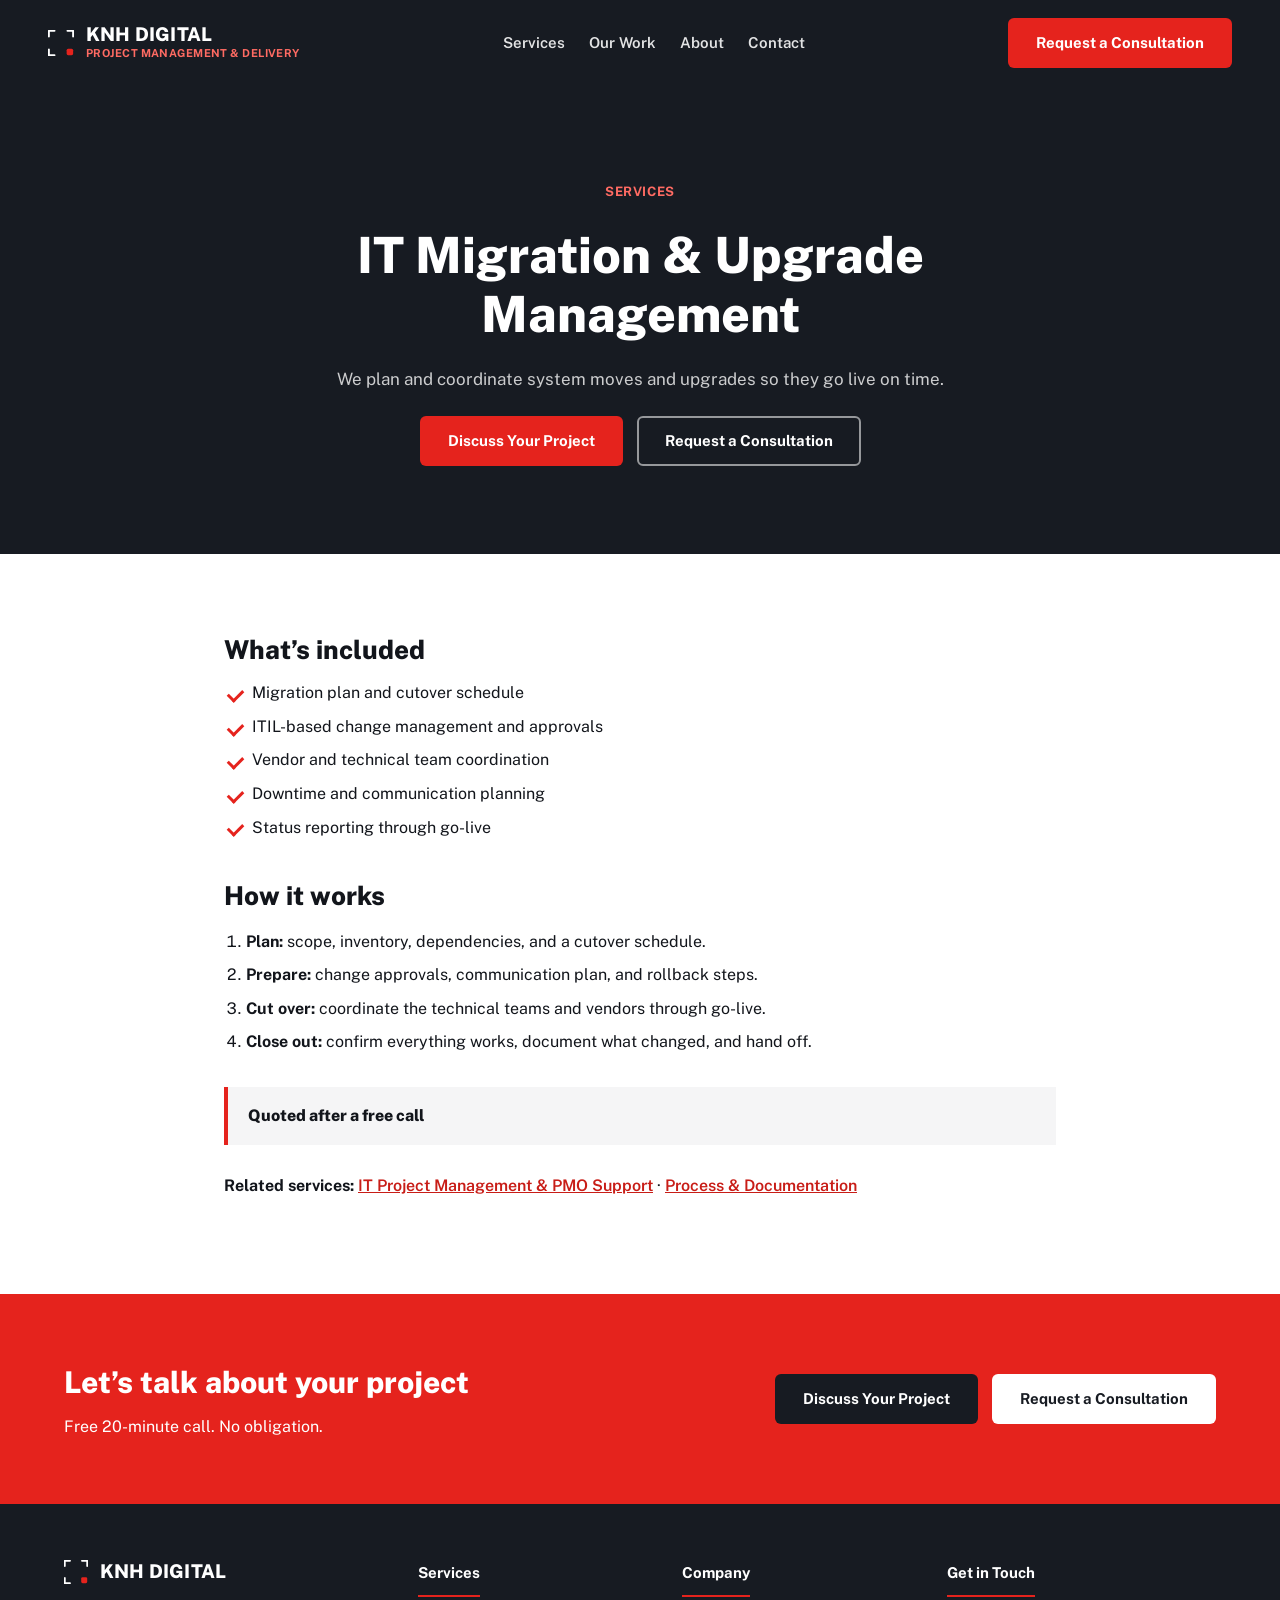
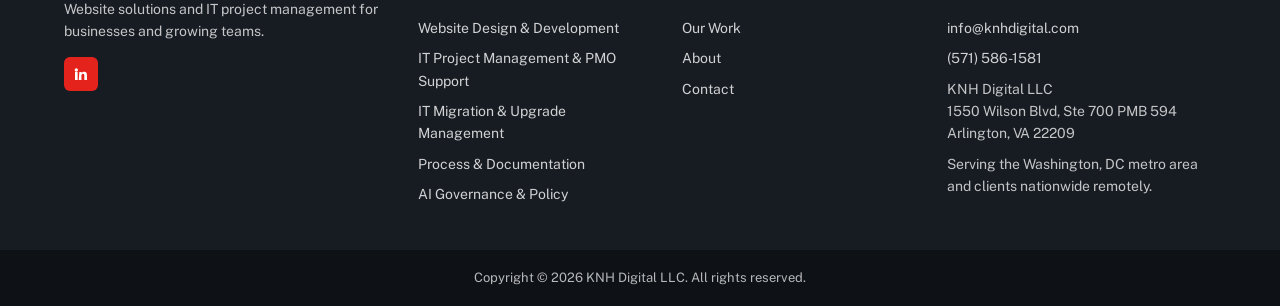
<file: it-migration.html>
<!doctype html>
<html lang="en">
<head>
<meta charset="utf-8">
<meta name="viewport" content="width=device-width, initial-scale=1">
<title>IT Migration &amp; Upgrade Management | KNH Digital</title>
<meta name="description" content="Migration plans, cutover schedules, change management, and status reporting through go-live.">
<link rel="canonical" href="https://knhdigital.com/it-migration.html">
<meta property="og:type" content="website">
<meta property="og:site_name" content="KNH Digital">
<meta property="og:url" content="https://knhdigital.com/it-migration.html">
<meta property="og:title" content="IT Migration &amp; Upgrade Management | KNH Digital">
<meta property="og:description" content="Migration plans, cutover schedules, change management, and status reporting through go-live.">
<meta property="og:image" content="https://knhdigital.com/og-image.png">
<meta property="og:image:width" content="1200">
<meta property="og:image:height" content="630">
<meta name="twitter:card" content="summary_large_image">
<meta name="twitter:image" content="https://knhdigital.com/og-image.png">
<link rel="apple-touch-icon" href="/apple-touch-icon.png">
<link rel="icon" href="/favicon.ico" sizes="any">
<link rel="icon" type="image/svg+xml" href="/favicon.svg">
<link rel="icon" type="image/png" sizes="32x32" href="/favicon-32x32.png">
<link rel="preconnect" href="https://fonts.googleapis.com">
<link href="https://fonts.googleapis.com/css2?family=Public+Sans:wght@400;500;600;700;800&amp;display=swap" rel="stylesheet">
<link rel="stylesheet" href="styles.css">
</head>
<body>
<a class="skip" href="#main">Skip to main content</a>
<header class="nav">
<a class="brand" href="index.html" aria-label="KNH Digital home"><svg width="26" height="26" viewBox="0 0 120 120" fill="none" aria-hidden="true" focusable="false">
<path d="M4 30 L4 4 L30 4" stroke="#FFFFFF" stroke-width="9" stroke-linecap="round" stroke-linejoin="round"/>
<path d="M116 30 L116 4 L90 4" stroke="#FFFFFF" stroke-width="9" stroke-linecap="round" stroke-linejoin="round"/>
<path d="M4 90 L4 116 L30 116" stroke="#FFFFFF" stroke-width="9" stroke-linecap="round" stroke-linejoin="round"/>
<rect x="86" y="86" width="30" height="30" rx="7" fill="#E5231D"/></svg>
<span><span class="brand-name">KNH DIGITAL</span><span class="brand-tag">PROJECT MANAGEMENT &amp; DELIVERY</span></span></a>
<nav aria-label="Main">
<button class="menu-toggle" aria-expanded="false" aria-controls="menu">Menu</button>
<ul id="menu" class="nav-links"><li class="has-menu"><a href="services.html">Services</a><ul class="submenu"><li><a href="website-design.html">Website Design &amp; Development</a></li><li><a href="it-project-management.html">IT Project Management &amp; PMO Support</a></li><li><a href="it-migration.html">IT Migration &amp; Upgrade Management</a></li><li><a href="process-documentation.html">Process &amp; Documentation</a></li><li><a href="ai-governance.html">AI Governance &amp; Policy</a></li></ul></li><li><a href="work.html">Our Work</a></li><li><a href="about.html">About</a></li><li><a href="contact.html">Contact</a></li></ul>
</nav>
<div class="nav-right">
<div class="nav-phone"><span>CALL US</span><a href="tel:+15715861581">(571) 586-1581</a></div>
<a class="btn btn-accent" href="https://calendar.google.com/calendar/appointments/schedules/AcZssZ0aTAdLFMNzjC7nQGmzcZW7BBJqGs8sLh_er4D0ONBrsWXcedmAl6_Cfrn2PTjen2__XMbPl0Al" target="_blank" rel="noopener">Request a Consultation</a>
</div>
</header>
<main id="main">
<section class="hero">
<p class="eyebrow on-dark">Services</p>
<h1>IT Migration &amp; Upgrade Management</h1>
<p class="lede">We plan and coordinate system moves and upgrades so they go live on time.</p>
<div class="cta-group"><a class="btn btn-accent" href="contact.html">Discuss Your Project</a><a class="btn btn-ghost" href="https://calendar.google.com/calendar/appointments/schedules/AcZssZ0aTAdLFMNzjC7nQGmzcZW7BBJqGs8sLh_er4D0ONBrsWXcedmAl6_Cfrn2PTjen2__XMbPl0Al" target="_blank" rel="noopener">Request a Consultation</a></div>
</section>
<section class="section narrow"><h2>What&rsquo;s included</h2>
<ul class='checks'><li>Migration plan and cutover schedule</li><li>ITIL-based change management and approvals</li><li>Vendor and technical team coordination</li><li>Downtime and communication planning</li><li>Status reporting through go-live</li></ul>
<h2>How it works</h2>
<ol class="steps"><li><strong>Plan:</strong> scope, inventory, dependencies, and a cutover schedule.</li>
<li><strong>Prepare:</strong> change approvals, communication plan, and rollback steps.</li>
<li><strong>Cut over:</strong> coordinate the technical teams and vendors through go-live.</li>
<li><strong>Close out:</strong> confirm everything works, document what changed, and hand off.</li></ol><p class="price-line">Quoted after a free call</p><p class="related"><strong>Related services:</strong> <a href="it-project-management.html">IT Project Management &amp; PMO Support</a> &middot; <a href="process-documentation.html">Process &amp; Documentation</a></p></section><section class="cta-row">
<div><h2>Let&rsquo;s talk about your project</h2><p>Free 20-minute call. No obligation.</p></div>
<div class="cta-group"><a class="btn btn-dark" href="contact.html">Discuss Your Project</a><a class="btn btn-white" href="https://calendar.google.com/calendar/appointments/schedules/AcZssZ0aTAdLFMNzjC7nQGmzcZW7BBJqGs8sLh_er4D0ONBrsWXcedmAl6_Cfrn2PTjen2__XMbPl0Al" target="_blank" rel="noopener">Request a Consultation</a></div>
</section>
</main>
<footer class="footer">
<div class="footer-grid">
<div class="f-brand">
<a class="brand" href="index.html" aria-label="KNH Digital home"><svg width="24" height="24" viewBox="0 0 120 120" fill="none" aria-hidden="true" focusable="false">
<path d="M4 30 L4 4 L30 4" stroke="#FFFFFF" stroke-width="9" stroke-linecap="round" stroke-linejoin="round"/>
<path d="M116 30 L116 4 L90 4" stroke="#FFFFFF" stroke-width="9" stroke-linecap="round" stroke-linejoin="round"/>
<path d="M4 90 L4 116 L30 116" stroke="#FFFFFF" stroke-width="9" stroke-linecap="round" stroke-linejoin="round"/>
<rect x="86" y="86" width="30" height="30" rx="7" fill="#E5231D"/></svg><span class="brand-name">KNH DIGITAL</span></a>
<p>Website solutions and IT project management for businesses and growing teams.</p>
<a class="social" href="https://www.linkedin.com/company/knhdigital" target="_blank" rel="noopener" aria-label="KNH Digital on LinkedIn">
<svg width="16" height="16" viewBox="0 0 24 24" fill="#FFFFFF" aria-hidden="true"><path d="M4.98 3.5a2.5 2.5 0 1 1 0 5 2.5 2.5 0 0 1 0-5zM3 9h4v12H3zM9.5 9H13v1.7h.06c.5-.9 1.7-1.9 3.5-1.9 3.7 0 4.4 2.4 4.4 5.6V21h-4v-6c0-1.4 0-3.3-2-3.3s-2.3 1.6-2.3 3.2V21h-4z"/></svg></a>
</div>
<div><h2 class="f-head">Services</h2><ul class="f-links"><li><a href="website-design.html">Website Design &amp; Development</a></li><li><a href="it-project-management.html">IT Project Management &amp; PMO Support</a></li><li><a href="it-migration.html">IT Migration &amp; Upgrade Management</a></li><li><a href="process-documentation.html">Process &amp; Documentation</a></li><li><a href="ai-governance.html">AI Governance &amp; Policy</a></li></ul></div>
<div><h2 class="f-head">Company</h2><ul class="f-links"><li><a href="work.html">Our Work</a></li><li><a href="about.html">About</a></li><li><a href="contact.html">Contact</a></li></ul></div>
<div><h2 class="f-head">Get in Touch</h2>
<ul class="f-links"><li><a href="mailto:info@knhdigital.com">info@knhdigital.com</a></li><li><a href="tel:+15715861581">(571) 586-1581</a></li>
<li>KNH Digital LLC<br>1550 Wilson Blvd, Ste 700 PMB 594<br>Arlington, VA 22209</li><li>Serving the Washington, DC metro area and clients nationwide remotely.</li></ul></div>
</div>
<div class="copy">Copyright &copy; 2026 KNH Digital LLC. All rights reserved.</div>
</footer>
<script>
(function(){var b=document.querySelector('.menu-toggle'),m=document.getElementById('menu');
if(b&&m){b.addEventListener('click',function(){var o=m.classList.toggle('open');b.setAttribute('aria-expanded',o?'true':'false');});}})();
</script>
</body>
</html>
</file>
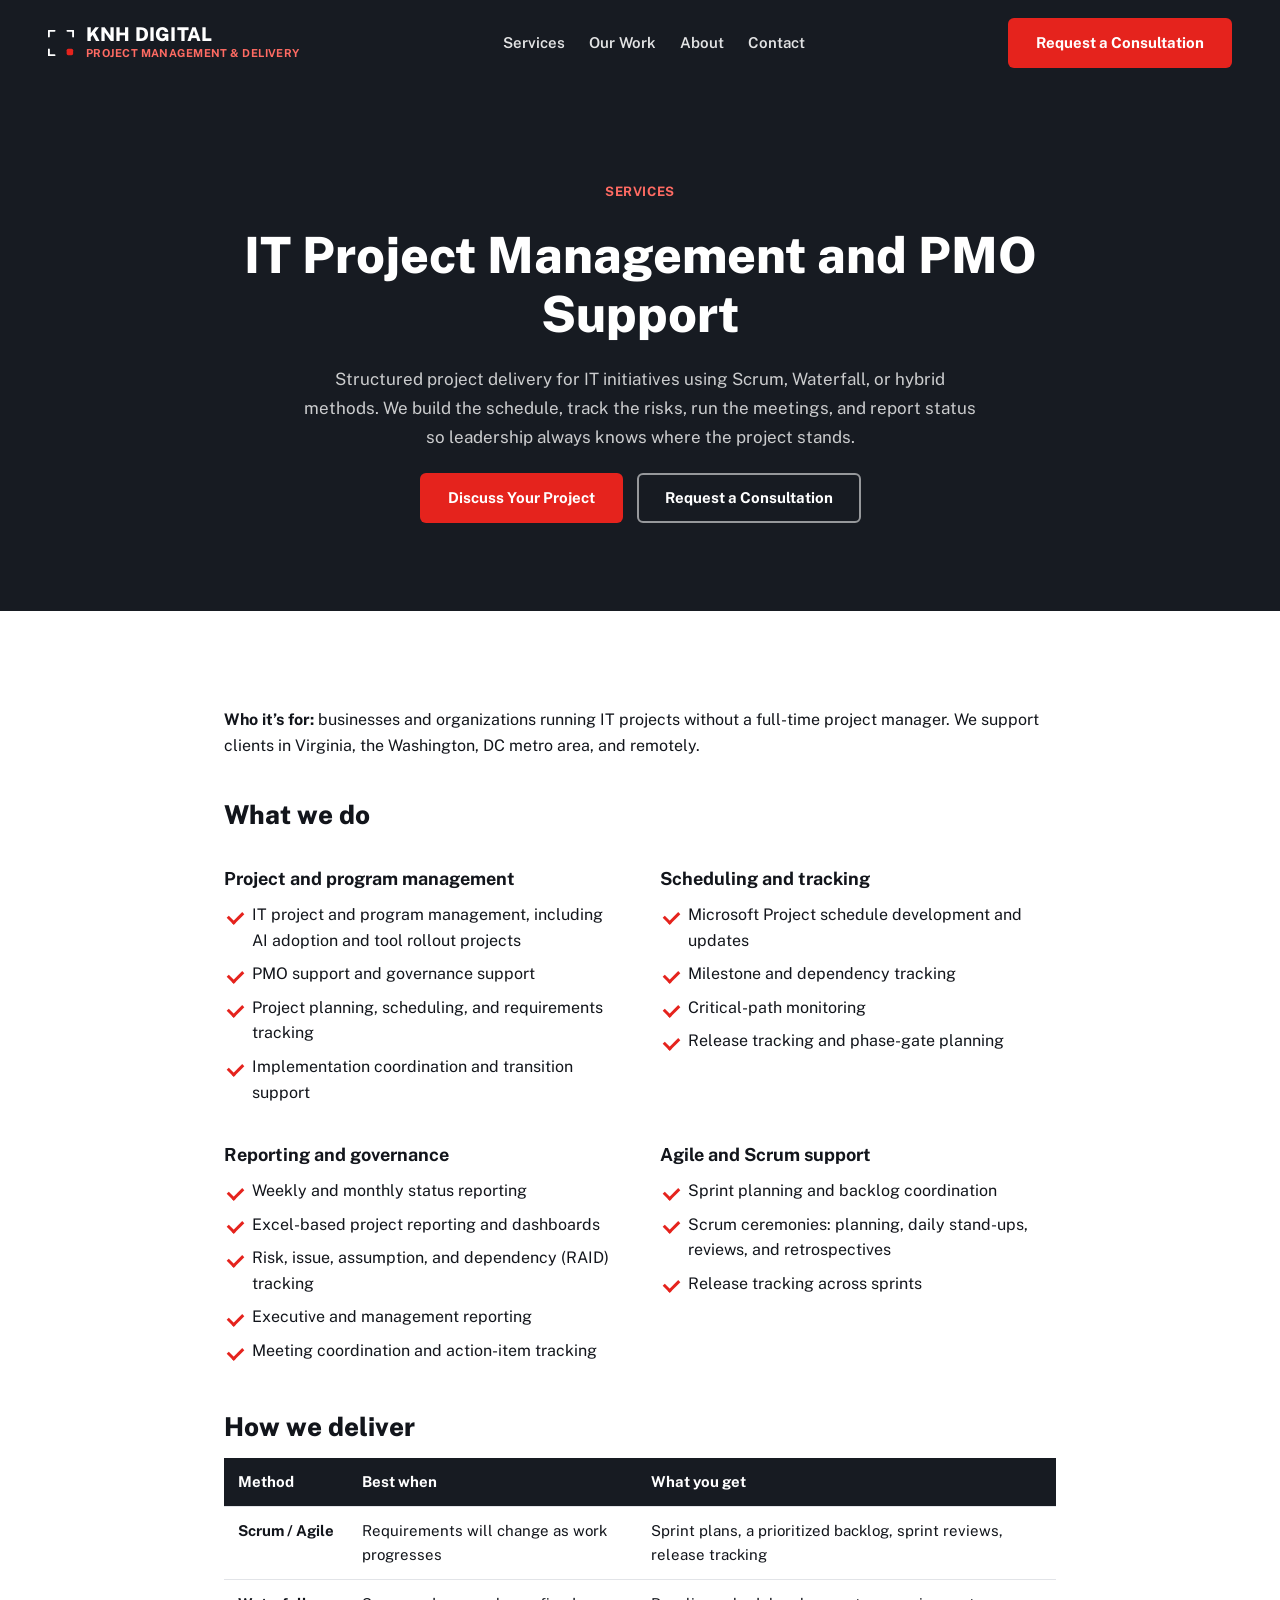
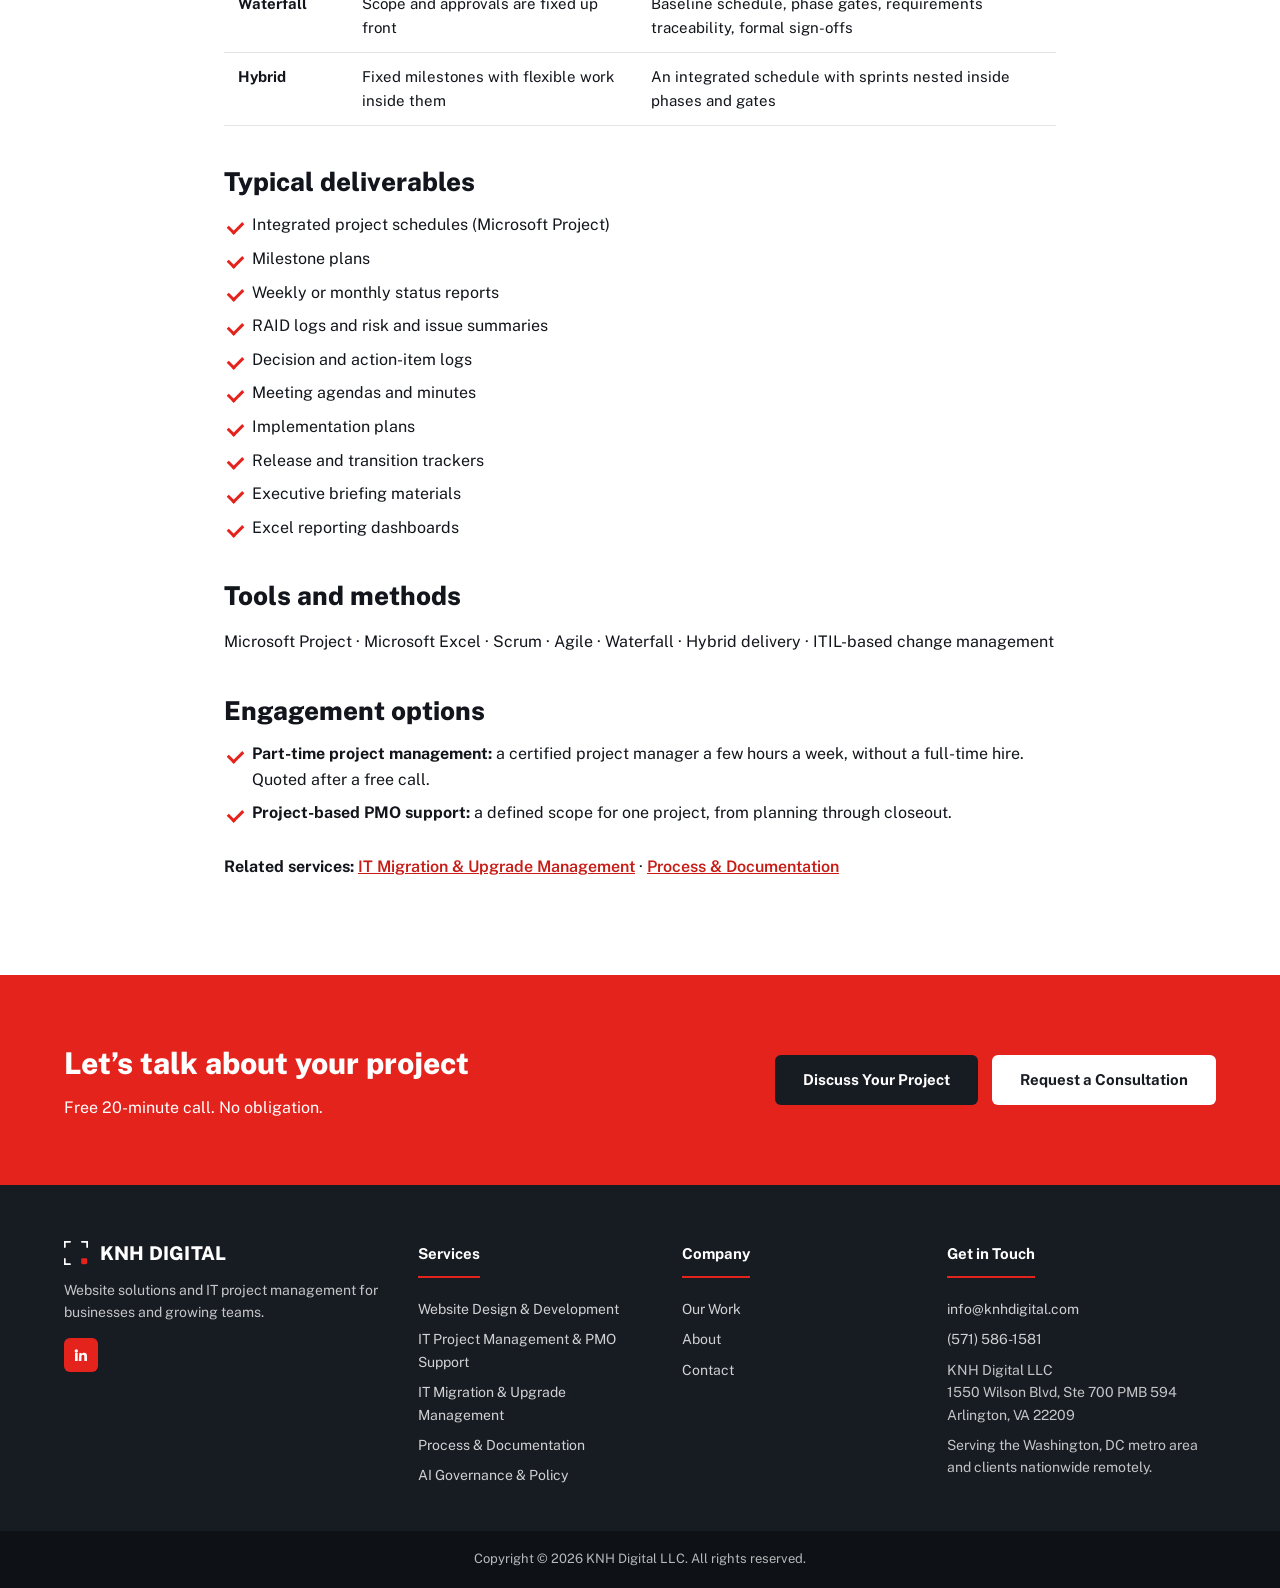
<file: it-project-management.html>
<!doctype html>
<html lang="en">
<head>
<meta charset="utf-8">
<meta name="viewport" content="width=device-width, initial-scale=1">
<title>IT Project Management &amp; PMO Support | Agile, Scrum &amp; Waterfall | KNH Digital</title>
<meta name="description" content="Schedules, status reporting, RAID tracking, and Agile, Waterfall, or hybrid delivery support for IT projects. Washington, DC metro and remote.">
<link rel="canonical" href="https://knhdigital.com/it-project-management.html">
<meta property="og:type" content="website">
<meta property="og:site_name" content="KNH Digital">
<meta property="og:url" content="https://knhdigital.com/it-project-management.html">
<meta property="og:title" content="IT Project Management &amp; PMO Support | Agile, Scrum &amp; Waterfall | KNH Digital">
<meta property="og:description" content="Schedules, status reporting, RAID tracking, and Agile, Waterfall, or hybrid delivery support for IT projects. Washington, DC metro and remote.">
<meta property="og:image" content="https://knhdigital.com/og-image.png">
<meta property="og:image:width" content="1200">
<meta property="og:image:height" content="630">
<meta name="twitter:card" content="summary_large_image">
<meta name="twitter:image" content="https://knhdigital.com/og-image.png">
<link rel="apple-touch-icon" href="/apple-touch-icon.png">
<link rel="icon" href="/favicon.ico" sizes="any">
<link rel="icon" type="image/svg+xml" href="/favicon.svg">
<link rel="icon" type="image/png" sizes="32x32" href="/favicon-32x32.png">
<link rel="preconnect" href="https://fonts.googleapis.com">
<link href="https://fonts.googleapis.com/css2?family=Public+Sans:wght@400;500;600;700;800&amp;display=swap" rel="stylesheet">
<link rel="stylesheet" href="styles.css">
</head>
<body>
<a class="skip" href="#main">Skip to main content</a>
<header class="nav">
<a class="brand" href="index.html" aria-label="KNH Digital home"><svg width="26" height="26" viewBox="0 0 120 120" fill="none" aria-hidden="true" focusable="false">
<path d="M4 30 L4 4 L30 4" stroke="#FFFFFF" stroke-width="9" stroke-linecap="round" stroke-linejoin="round"/>
<path d="M116 30 L116 4 L90 4" stroke="#FFFFFF" stroke-width="9" stroke-linecap="round" stroke-linejoin="round"/>
<path d="M4 90 L4 116 L30 116" stroke="#FFFFFF" stroke-width="9" stroke-linecap="round" stroke-linejoin="round"/>
<rect x="86" y="86" width="30" height="30" rx="7" fill="#E5231D"/></svg>
<span><span class="brand-name">KNH DIGITAL</span><span class="brand-tag">PROJECT MANAGEMENT &amp; DELIVERY</span></span></a>
<nav aria-label="Main">
<button class="menu-toggle" aria-expanded="false" aria-controls="menu">Menu</button>
<ul id="menu" class="nav-links"><li class="has-menu"><a href="services.html">Services</a><ul class="submenu"><li><a href="website-design.html">Website Design &amp; Development</a></li><li><a href="it-project-management.html">IT Project Management &amp; PMO Support</a></li><li><a href="it-migration.html">IT Migration &amp; Upgrade Management</a></li><li><a href="process-documentation.html">Process &amp; Documentation</a></li><li><a href="ai-governance.html">AI Governance &amp; Policy</a></li></ul></li><li><a href="work.html">Our Work</a></li><li><a href="about.html">About</a></li><li><a href="contact.html">Contact</a></li></ul>
</nav>
<div class="nav-right">
<div class="nav-phone"><span>CALL US</span><a href="tel:+15715861581">(571) 586-1581</a></div>
<a class="btn btn-accent" href="https://calendar.google.com/calendar/appointments/schedules/AcZssZ0aTAdLFMNzjC7nQGmzcZW7BBJqGs8sLh_er4D0ONBrsWXcedmAl6_Cfrn2PTjen2__XMbPl0Al" target="_blank" rel="noopener">Request a Consultation</a>
</div>
</header>
<main id="main">
<section class="hero">
<p class="eyebrow on-dark">Services</p>
<h1>IT Project Management and PMO Support</h1>
<p class="lede">Structured project delivery for IT initiatives using Scrum, Waterfall, or hybrid methods. We build the schedule, track the risks, run the meetings, and report status so leadership always knows where the project stands.</p>
<div class="cta-group"><a class="btn btn-accent" href="contact.html">Discuss Your Project</a><a class="btn btn-ghost" href="https://calendar.google.com/calendar/appointments/schedules/AcZssZ0aTAdLFMNzjC7nQGmzcZW7BBJqGs8sLh_er4D0ONBrsWXcedmAl6_Cfrn2PTjen2__XMbPl0Al" target="_blank" rel="noopener">Request a Consultation</a></div>
</section>
<section class="section narrow"><p><strong>Who it&rsquo;s for:</strong> businesses and organizations running IT projects without a full-time project manager. We support clients in Virginia, the Washington, DC metro area, and remotely.</p>
<h2>What we do</h2>
<div class="cols">
<div><h3>Project and program management</h3><ul class='checks'><li>IT project and program management, including AI adoption and tool rollout projects</li><li>PMO support and governance support</li><li>Project planning, scheduling, and requirements tracking</li><li>Implementation coordination and transition support</li></ul></div>
<div><h3>Scheduling and tracking</h3><ul class='checks'><li>Microsoft Project schedule development and updates</li><li>Milestone and dependency tracking</li><li>Critical-path monitoring</li><li>Release tracking and phase-gate planning</li></ul></div>
<div><h3>Reporting and governance</h3><ul class='checks'><li>Weekly and monthly status reporting</li><li>Excel-based project reporting and dashboards</li><li>Risk, issue, assumption, and dependency (RAID) tracking</li><li>Executive and management reporting</li><li>Meeting coordination and action-item tracking</li></ul></div>
<div><h3>Agile and Scrum support</h3><ul class='checks'><li>Sprint planning and backlog coordination</li><li>Scrum ceremonies: planning, daily stand-ups, reviews, and retrospectives</li><li>Release tracking across sprints</li></ul></div>
</div>
<h2>How we deliver</h2>
<div class="table-wrap"><table>
<caption class="sr-only">Delivery methods compared</caption>
<thead><tr><th scope="col">Method</th><th scope="col">Best when</th><th scope="col">What you get</th></tr></thead>
<tbody>
<tr><th scope="row">Scrum / Agile</th><td>Requirements will change as work progresses</td><td>Sprint plans, a prioritized backlog, sprint reviews, release tracking</td></tr>
<tr><th scope="row">Waterfall</th><td>Scope and approvals are fixed up front</td><td>Baseline schedule, phase gates, requirements traceability, formal sign-offs</td></tr>
<tr><th scope="row">Hybrid</th><td>Fixed milestones with flexible work inside them</td><td>An integrated schedule with sprints nested inside phases and gates</td></tr>
</tbody></table></div>
<h2>Typical deliverables</h2>
<ul class='checks'><li>Integrated project schedules (Microsoft Project)</li><li>Milestone plans</li><li>Weekly or monthly status reports</li><li>RAID logs and risk and issue summaries</li><li>Decision and action-item logs</li><li>Meeting agendas and minutes</li><li>Implementation plans</li><li>Release and transition trackers</li><li>Executive briefing materials</li><li>Excel reporting dashboards</li></ul>
<h2>Tools and methods</h2>
<p>Microsoft Project &middot; Microsoft Excel &middot; Scrum &middot; Agile &middot; Waterfall &middot; Hybrid delivery &middot; ITIL-based change management</p>

<h2>Engagement options</h2>
<ul class="checks">
<li><strong>Part-time project management:</strong> a certified project manager a few hours a week, without a full-time hire. Quoted after a free call.</li>
<li><strong>Project-based PMO support:</strong> a defined scope for one project, from planning through closeout.</li>

</ul><p class="related"><strong>Related services:</strong> <a href="it-migration.html">IT Migration &amp; Upgrade Management</a> &middot; <a href="process-documentation.html">Process &amp; Documentation</a></p></section><section class="cta-row">
<div><h2>Let&rsquo;s talk about your project</h2><p>Free 20-minute call. No obligation.</p></div>
<div class="cta-group"><a class="btn btn-dark" href="contact.html">Discuss Your Project</a><a class="btn btn-white" href="https://calendar.google.com/calendar/appointments/schedules/AcZssZ0aTAdLFMNzjC7nQGmzcZW7BBJqGs8sLh_er4D0ONBrsWXcedmAl6_Cfrn2PTjen2__XMbPl0Al" target="_blank" rel="noopener">Request a Consultation</a></div>
</section>
</main>
<footer class="footer">
<div class="footer-grid">
<div class="f-brand">
<a class="brand" href="index.html" aria-label="KNH Digital home"><svg width="24" height="24" viewBox="0 0 120 120" fill="none" aria-hidden="true" focusable="false">
<path d="M4 30 L4 4 L30 4" stroke="#FFFFFF" stroke-width="9" stroke-linecap="round" stroke-linejoin="round"/>
<path d="M116 30 L116 4 L90 4" stroke="#FFFFFF" stroke-width="9" stroke-linecap="round" stroke-linejoin="round"/>
<path d="M4 90 L4 116 L30 116" stroke="#FFFFFF" stroke-width="9" stroke-linecap="round" stroke-linejoin="round"/>
<rect x="86" y="86" width="30" height="30" rx="7" fill="#E5231D"/></svg><span class="brand-name">KNH DIGITAL</span></a>
<p>Website solutions and IT project management for businesses and growing teams.</p>
<a class="social" href="https://www.linkedin.com/company/knhdigital" target="_blank" rel="noopener" aria-label="KNH Digital on LinkedIn">
<svg width="16" height="16" viewBox="0 0 24 24" fill="#FFFFFF" aria-hidden="true"><path d="M4.98 3.5a2.5 2.5 0 1 1 0 5 2.5 2.5 0 0 1 0-5zM3 9h4v12H3zM9.5 9H13v1.7h.06c.5-.9 1.7-1.9 3.5-1.9 3.7 0 4.4 2.4 4.4 5.6V21h-4v-6c0-1.4 0-3.3-2-3.3s-2.3 1.6-2.3 3.2V21h-4z"/></svg></a>
</div>
<div><h2 class="f-head">Services</h2><ul class="f-links"><li><a href="website-design.html">Website Design &amp; Development</a></li><li><a href="it-project-management.html">IT Project Management &amp; PMO Support</a></li><li><a href="it-migration.html">IT Migration &amp; Upgrade Management</a></li><li><a href="process-documentation.html">Process &amp; Documentation</a></li><li><a href="ai-governance.html">AI Governance &amp; Policy</a></li></ul></div>
<div><h2 class="f-head">Company</h2><ul class="f-links"><li><a href="work.html">Our Work</a></li><li><a href="about.html">About</a></li><li><a href="contact.html">Contact</a></li></ul></div>
<div><h2 class="f-head">Get in Touch</h2>
<ul class="f-links"><li><a href="mailto:info@knhdigital.com">info@knhdigital.com</a></li><li><a href="tel:+15715861581">(571) 586-1581</a></li>
<li>KNH Digital LLC<br>1550 Wilson Blvd, Ste 700 PMB 594<br>Arlington, VA 22209</li><li>Serving the Washington, DC metro area and clients nationwide remotely.</li></ul></div>
</div>
<div class="copy">Copyright &copy; 2026 KNH Digital LLC. All rights reserved.</div>
</footer>
<script>
(function(){var b=document.querySelector('.menu-toggle'),m=document.getElementById('menu');
if(b&&m){b.addEventListener('click',function(){var o=m.classList.toggle('open');b.setAttribute('aria-expanded',o?'true':'false');});}})();
</script>
</body>
</html>
</file>
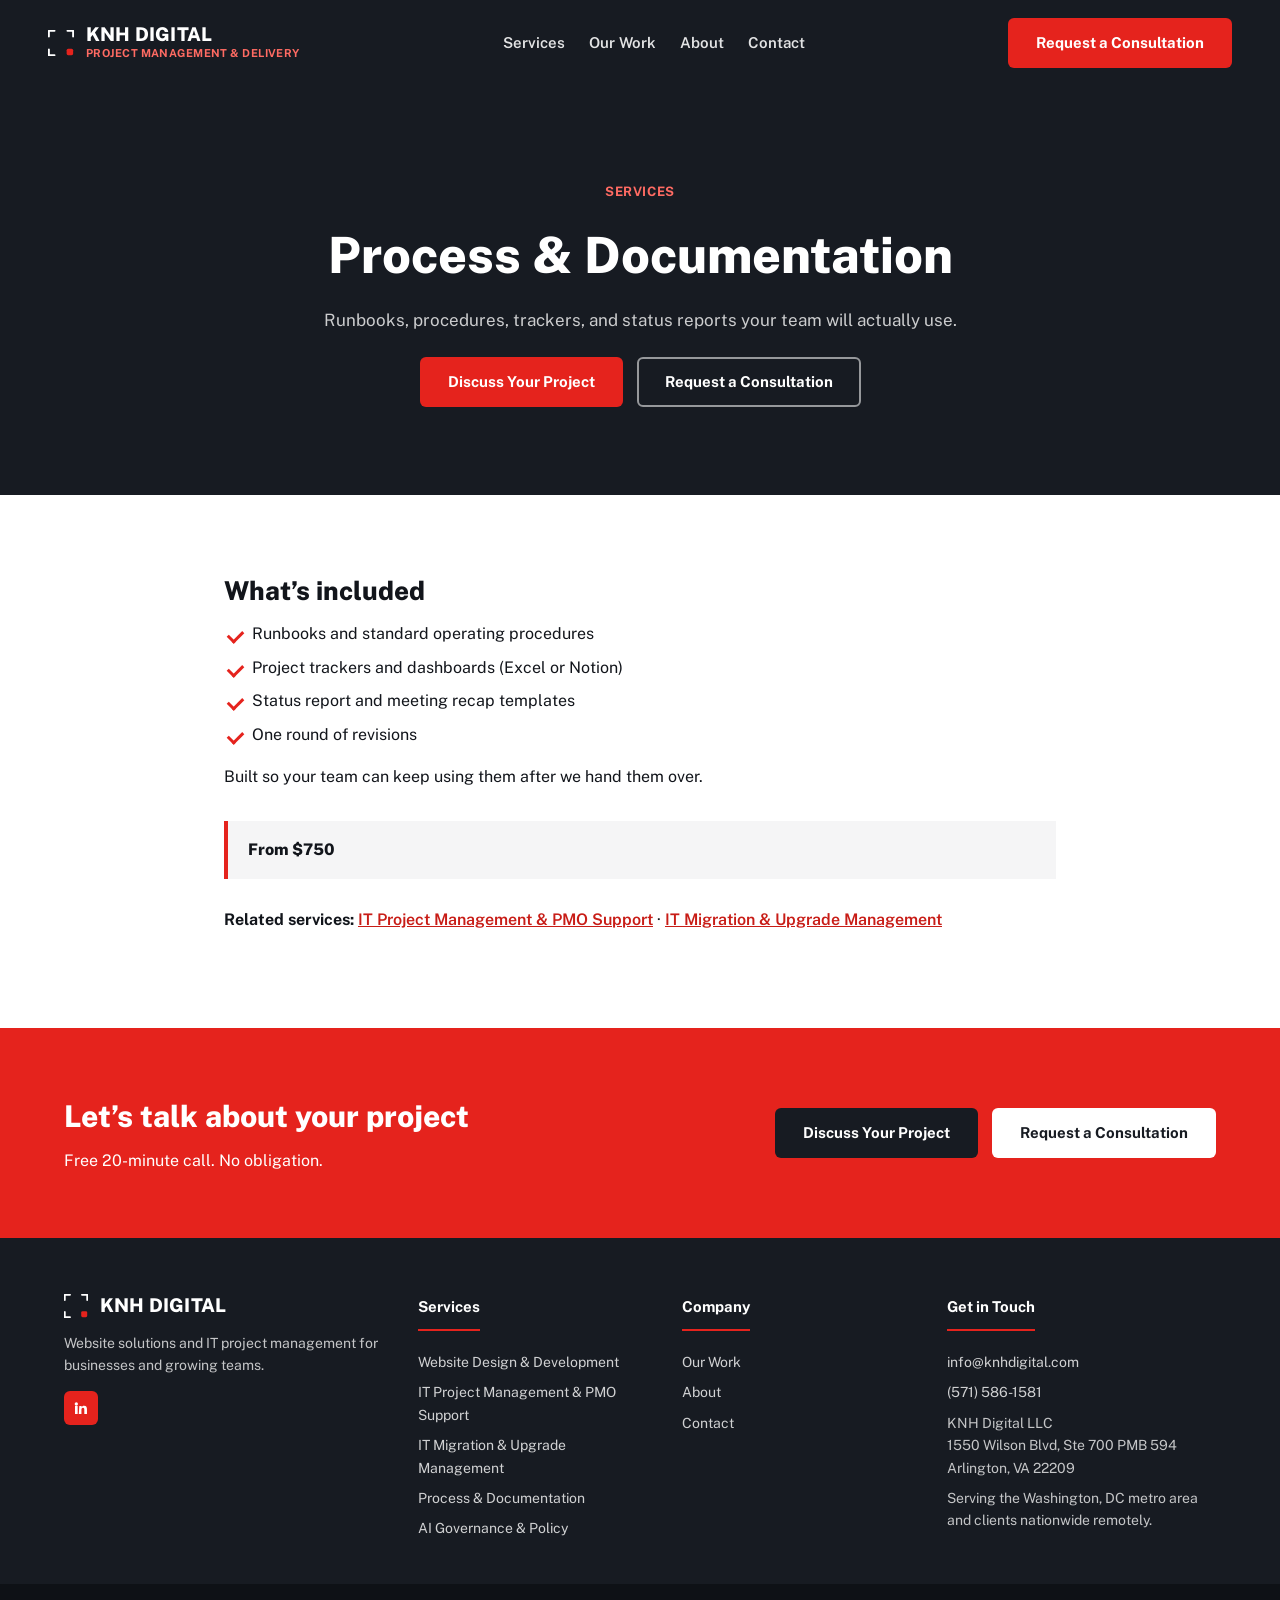
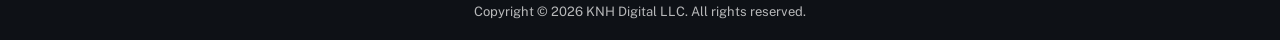
<file: process-documentation.html>
<!doctype html>
<html lang="en">
<head>
<meta charset="utf-8">
<meta name="viewport" content="width=device-width, initial-scale=1">
<title>Runbooks, SOPs &amp; Project Trackers | KNH Digital</title>
<meta name="description" content="Runbooks, procedures, trackers, dashboards, and report templates your team will actually use.">
<link rel="canonical" href="https://knhdigital.com/process-documentation.html">
<meta property="og:type" content="website">
<meta property="og:site_name" content="KNH Digital">
<meta property="og:url" content="https://knhdigital.com/process-documentation.html">
<meta property="og:title" content="Runbooks, SOPs &amp; Project Trackers | KNH Digital">
<meta property="og:description" content="Runbooks, procedures, trackers, dashboards, and report templates your team will actually use.">
<meta property="og:image" content="https://knhdigital.com/og-image.png">
<meta property="og:image:width" content="1200">
<meta property="og:image:height" content="630">
<meta name="twitter:card" content="summary_large_image">
<meta name="twitter:image" content="https://knhdigital.com/og-image.png">
<link rel="apple-touch-icon" href="/apple-touch-icon.png">
<link rel="icon" href="/favicon.ico" sizes="any">
<link rel="icon" type="image/svg+xml" href="/favicon.svg">
<link rel="icon" type="image/png" sizes="32x32" href="/favicon-32x32.png">
<link rel="preconnect" href="https://fonts.googleapis.com">
<link href="https://fonts.googleapis.com/css2?family=Public+Sans:wght@400;500;600;700;800&amp;display=swap" rel="stylesheet">
<link rel="stylesheet" href="styles.css">
</head>
<body>
<a class="skip" href="#main">Skip to main content</a>
<header class="nav">
<a class="brand" href="index.html" aria-label="KNH Digital home"><svg width="26" height="26" viewBox="0 0 120 120" fill="none" aria-hidden="true" focusable="false">
<path d="M4 30 L4 4 L30 4" stroke="#FFFFFF" stroke-width="9" stroke-linecap="round" stroke-linejoin="round"/>
<path d="M116 30 L116 4 L90 4" stroke="#FFFFFF" stroke-width="9" stroke-linecap="round" stroke-linejoin="round"/>
<path d="M4 90 L4 116 L30 116" stroke="#FFFFFF" stroke-width="9" stroke-linecap="round" stroke-linejoin="round"/>
<rect x="86" y="86" width="30" height="30" rx="7" fill="#E5231D"/></svg>
<span><span class="brand-name">KNH DIGITAL</span><span class="brand-tag">PROJECT MANAGEMENT &amp; DELIVERY</span></span></a>
<nav aria-label="Main">
<button class="menu-toggle" aria-expanded="false" aria-controls="menu">Menu</button>
<ul id="menu" class="nav-links"><li class="has-menu"><a href="services.html">Services</a><ul class="submenu"><li><a href="website-design.html">Website Design &amp; Development</a></li><li><a href="it-project-management.html">IT Project Management &amp; PMO Support</a></li><li><a href="it-migration.html">IT Migration &amp; Upgrade Management</a></li><li><a href="process-documentation.html">Process &amp; Documentation</a></li><li><a href="ai-governance.html">AI Governance &amp; Policy</a></li></ul></li><li><a href="work.html">Our Work</a></li><li><a href="about.html">About</a></li><li><a href="contact.html">Contact</a></li></ul>
</nav>
<div class="nav-right">
<div class="nav-phone"><span>CALL US</span><a href="tel:+15715861581">(571) 586-1581</a></div>
<a class="btn btn-accent" href="https://calendar.google.com/calendar/appointments/schedules/AcZssZ0aTAdLFMNzjC7nQGmzcZW7BBJqGs8sLh_er4D0ONBrsWXcedmAl6_Cfrn2PTjen2__XMbPl0Al" target="_blank" rel="noopener">Request a Consultation</a>
</div>
</header>
<main id="main">
<section class="hero">
<p class="eyebrow on-dark">Services</p>
<h1>Process &amp; Documentation</h1>
<p class="lede">Runbooks, procedures, trackers, and status reports your team will actually use.</p>
<div class="cta-group"><a class="btn btn-accent" href="contact.html">Discuss Your Project</a><a class="btn btn-ghost" href="https://calendar.google.com/calendar/appointments/schedules/AcZssZ0aTAdLFMNzjC7nQGmzcZW7BBJqGs8sLh_er4D0ONBrsWXcedmAl6_Cfrn2PTjen2__XMbPl0Al" target="_blank" rel="noopener">Request a Consultation</a></div>
</section>
<section class="section narrow"><h2>What&rsquo;s included</h2>
<ul class='checks'><li>Runbooks and standard operating procedures</li><li>Project trackers and dashboards (Excel or Notion)</li><li>Status report and meeting recap templates</li><li>One round of revisions</li></ul>
<p>Built so your team can keep using them after we hand them over.</p><p class="price-line">From $750</p><p class="related"><strong>Related services:</strong> <a href="it-project-management.html">IT Project Management &amp; PMO Support</a> &middot; <a href="it-migration.html">IT Migration &amp; Upgrade Management</a></p></section><section class="cta-row">
<div><h2>Let&rsquo;s talk about your project</h2><p>Free 20-minute call. No obligation.</p></div>
<div class="cta-group"><a class="btn btn-dark" href="contact.html">Discuss Your Project</a><a class="btn btn-white" href="https://calendar.google.com/calendar/appointments/schedules/AcZssZ0aTAdLFMNzjC7nQGmzcZW7BBJqGs8sLh_er4D0ONBrsWXcedmAl6_Cfrn2PTjen2__XMbPl0Al" target="_blank" rel="noopener">Request a Consultation</a></div>
</section>
</main>
<footer class="footer">
<div class="footer-grid">
<div class="f-brand">
<a class="brand" href="index.html" aria-label="KNH Digital home"><svg width="24" height="24" viewBox="0 0 120 120" fill="none" aria-hidden="true" focusable="false">
<path d="M4 30 L4 4 L30 4" stroke="#FFFFFF" stroke-width="9" stroke-linecap="round" stroke-linejoin="round"/>
<path d="M116 30 L116 4 L90 4" stroke="#FFFFFF" stroke-width="9" stroke-linecap="round" stroke-linejoin="round"/>
<path d="M4 90 L4 116 L30 116" stroke="#FFFFFF" stroke-width="9" stroke-linecap="round" stroke-linejoin="round"/>
<rect x="86" y="86" width="30" height="30" rx="7" fill="#E5231D"/></svg><span class="brand-name">KNH DIGITAL</span></a>
<p>Website solutions and IT project management for businesses and growing teams.</p>
<a class="social" href="https://www.linkedin.com/company/knhdigital" target="_blank" rel="noopener" aria-label="KNH Digital on LinkedIn">
<svg width="16" height="16" viewBox="0 0 24 24" fill="#FFFFFF" aria-hidden="true"><path d="M4.98 3.5a2.5 2.5 0 1 1 0 5 2.5 2.5 0 0 1 0-5zM3 9h4v12H3zM9.5 9H13v1.7h.06c.5-.9 1.7-1.9 3.5-1.9 3.7 0 4.4 2.4 4.4 5.6V21h-4v-6c0-1.4 0-3.3-2-3.3s-2.3 1.6-2.3 3.2V21h-4z"/></svg></a>
</div>
<div><h2 class="f-head">Services</h2><ul class="f-links"><li><a href="website-design.html">Website Design &amp; Development</a></li><li><a href="it-project-management.html">IT Project Management &amp; PMO Support</a></li><li><a href="it-migration.html">IT Migration &amp; Upgrade Management</a></li><li><a href="process-documentation.html">Process &amp; Documentation</a></li><li><a href="ai-governance.html">AI Governance &amp; Policy</a></li></ul></div>
<div><h2 class="f-head">Company</h2><ul class="f-links"><li><a href="work.html">Our Work</a></li><li><a href="about.html">About</a></li><li><a href="contact.html">Contact</a></li></ul></div>
<div><h2 class="f-head">Get in Touch</h2>
<ul class="f-links"><li><a href="mailto:info@knhdigital.com">info@knhdigital.com</a></li><li><a href="tel:+15715861581">(571) 586-1581</a></li>
<li>KNH Digital LLC<br>1550 Wilson Blvd, Ste 700 PMB 594<br>Arlington, VA 22209</li><li>Serving the Washington, DC metro area and clients nationwide remotely.</li></ul></div>
</div>
<div class="copy">Copyright &copy; 2026 KNH Digital LLC. All rights reserved.</div>
</footer>
<script>
(function(){var b=document.querySelector('.menu-toggle'),m=document.getElementById('menu');
if(b&&m){b.addEventListener('click',function(){var o=m.classList.toggle('open');b.setAttribute('aria-expanded',o?'true':'false');});}})();
</script>
</body>
</html>
</file>
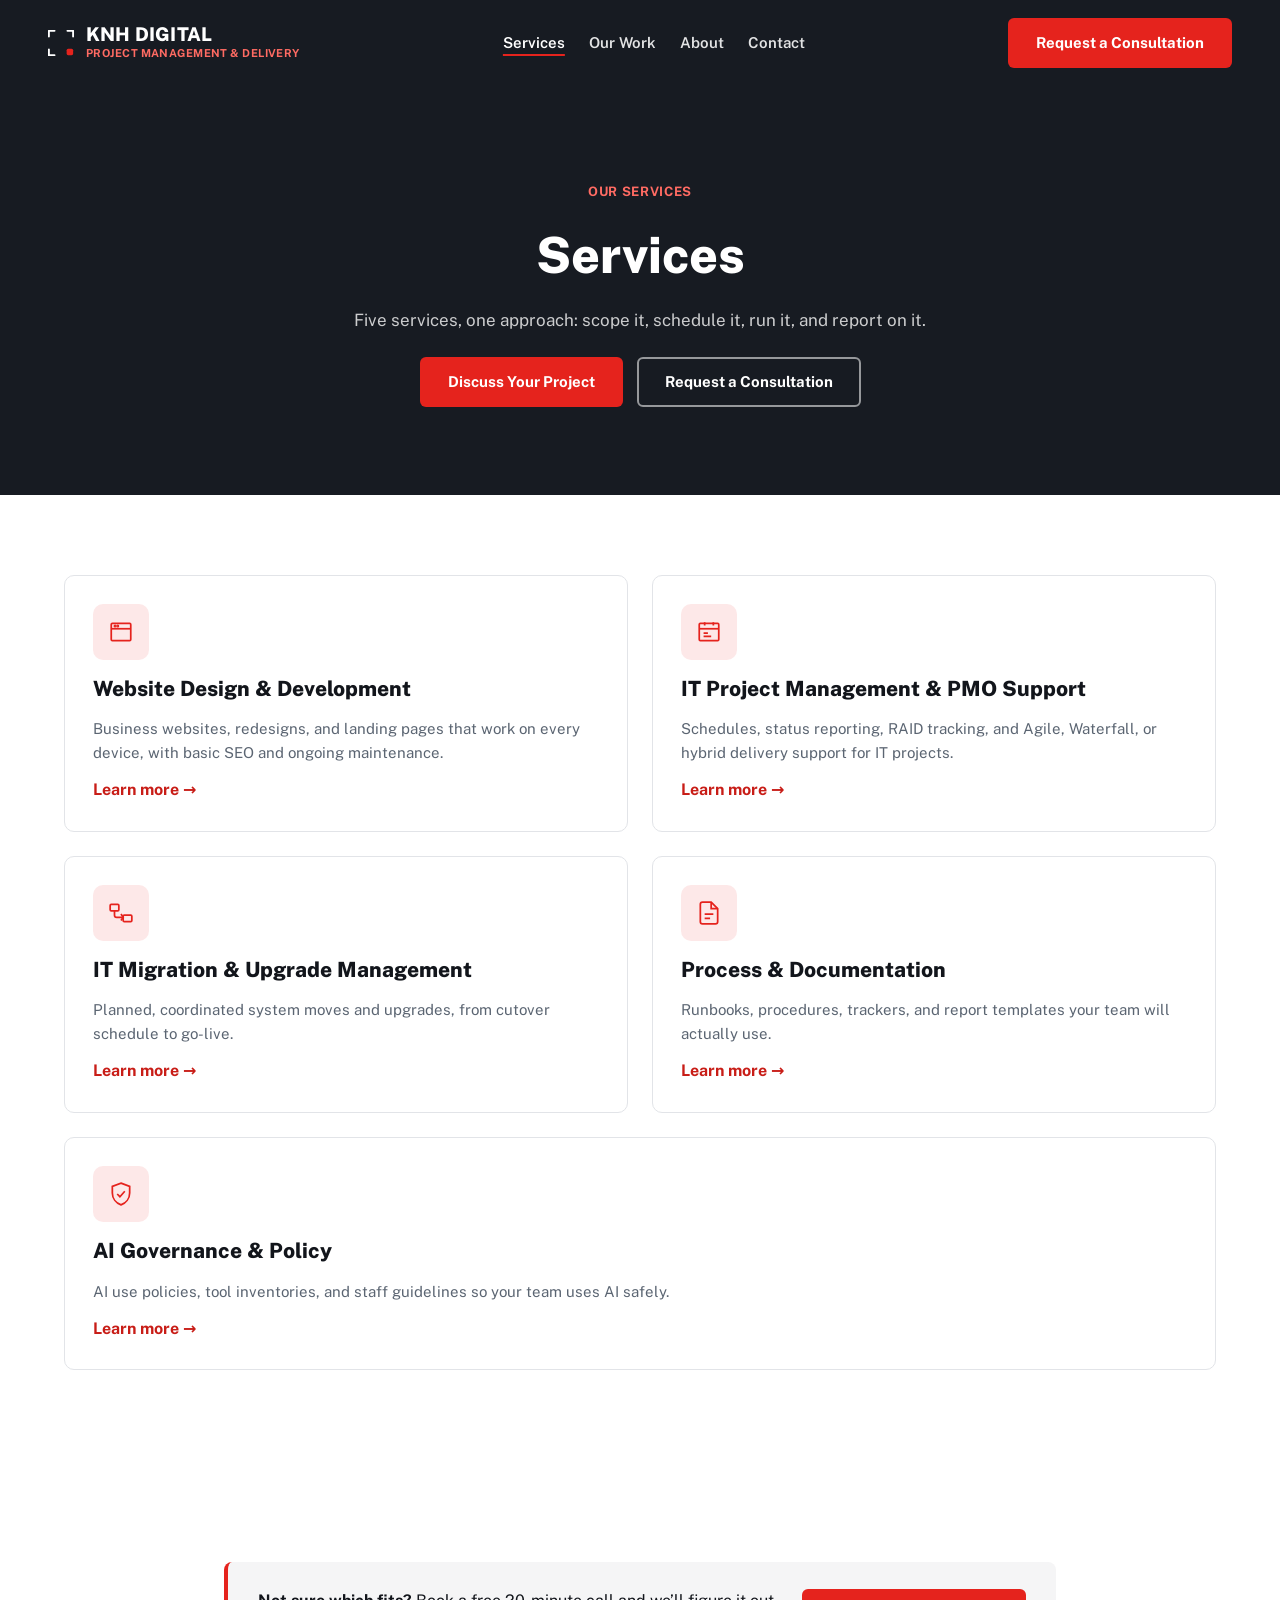
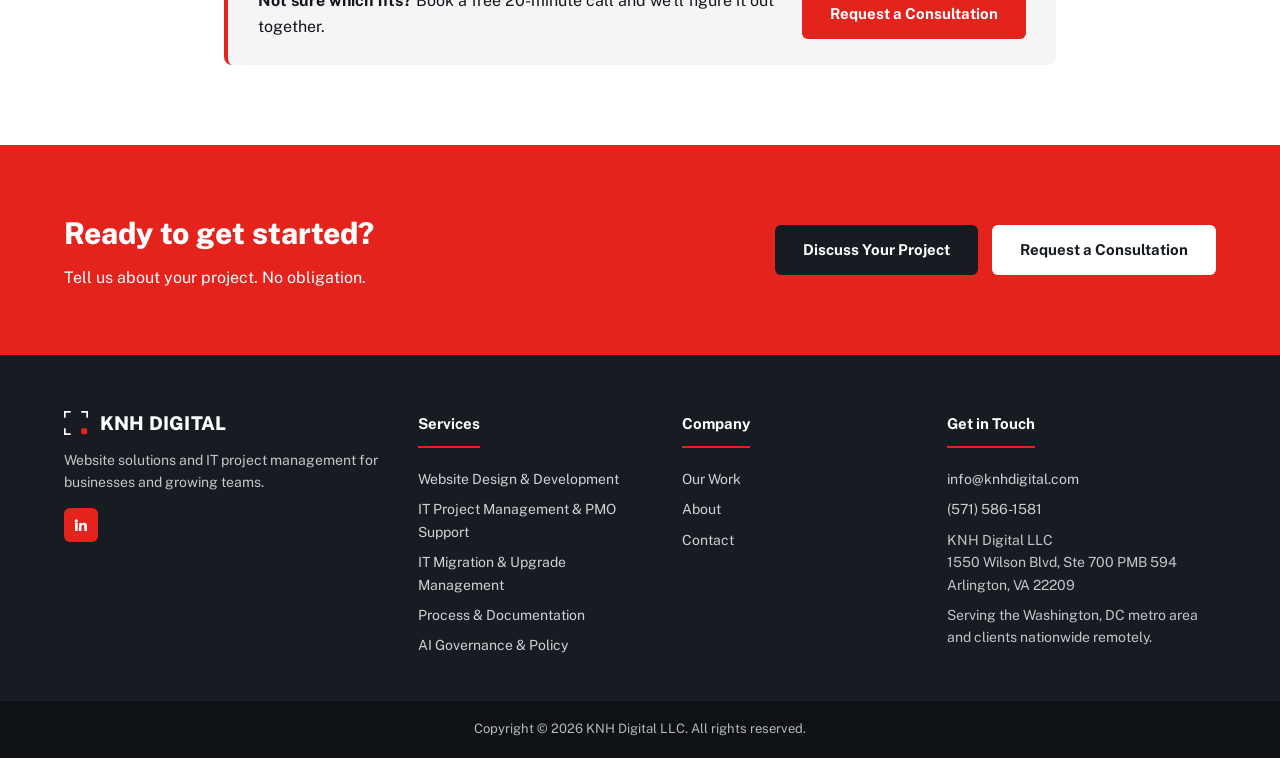
<file: services.html>
<!doctype html>
<html lang="en">
<head>
<meta charset="utf-8">
<meta name="viewport" content="width=device-width, initial-scale=1">
<title>Services | KNH Digital</title>
<meta name="description" content="Website design and development, IT project management and PMO support, IT migration and upgrade management, and process documentation.">
<link rel="canonical" href="https://knhdigital.com/services.html">
<meta property="og:type" content="website">
<meta property="og:site_name" content="KNH Digital">
<meta property="og:url" content="https://knhdigital.com/services.html">
<meta property="og:title" content="Services | KNH Digital">
<meta property="og:description" content="Website design and development, IT project management and PMO support, IT migration and upgrade management, and process documentation.">
<meta property="og:image" content="https://knhdigital.com/og-image.png">
<meta property="og:image:width" content="1200">
<meta property="og:image:height" content="630">
<meta name="twitter:card" content="summary_large_image">
<meta name="twitter:image" content="https://knhdigital.com/og-image.png">
<link rel="apple-touch-icon" href="/apple-touch-icon.png">
<link rel="icon" href="/favicon.ico" sizes="any">
<link rel="icon" type="image/svg+xml" href="/favicon.svg">
<link rel="icon" type="image/png" sizes="32x32" href="/favicon-32x32.png">
<link rel="preconnect" href="https://fonts.googleapis.com">
<link href="https://fonts.googleapis.com/css2?family=Public+Sans:wght@400;500;600;700;800&amp;display=swap" rel="stylesheet">
<link rel="stylesheet" href="styles.css">
</head>
<body>
<a class="skip" href="#main">Skip to main content</a>
<header class="nav">
<a class="brand" href="index.html" aria-label="KNH Digital home"><svg width="26" height="26" viewBox="0 0 120 120" fill="none" aria-hidden="true" focusable="false">
<path d="M4 30 L4 4 L30 4" stroke="#FFFFFF" stroke-width="9" stroke-linecap="round" stroke-linejoin="round"/>
<path d="M116 30 L116 4 L90 4" stroke="#FFFFFF" stroke-width="9" stroke-linecap="round" stroke-linejoin="round"/>
<path d="M4 90 L4 116 L30 116" stroke="#FFFFFF" stroke-width="9" stroke-linecap="round" stroke-linejoin="round"/>
<rect x="86" y="86" width="30" height="30" rx="7" fill="#E5231D"/></svg>
<span><span class="brand-name">KNH DIGITAL</span><span class="brand-tag">PROJECT MANAGEMENT &amp; DELIVERY</span></span></a>
<nav aria-label="Main">
<button class="menu-toggle" aria-expanded="false" aria-controls="menu">Menu</button>
<ul id="menu" class="nav-links"><li class="has-menu"><a href="services.html" aria-current="page">Services</a><ul class="submenu"><li><a href="website-design.html">Website Design &amp; Development</a></li><li><a href="it-project-management.html">IT Project Management &amp; PMO Support</a></li><li><a href="it-migration.html">IT Migration &amp; Upgrade Management</a></li><li><a href="process-documentation.html">Process &amp; Documentation</a></li><li><a href="ai-governance.html">AI Governance &amp; Policy</a></li></ul></li><li><a href="work.html">Our Work</a></li><li><a href="about.html">About</a></li><li><a href="contact.html">Contact</a></li></ul>
</nav>
<div class="nav-right">
<div class="nav-phone"><span>CALL US</span><a href="tel:+15715861581">(571) 586-1581</a></div>
<a class="btn btn-accent" href="https://calendar.google.com/calendar/appointments/schedules/AcZssZ0aTAdLFMNzjC7nQGmzcZW7BBJqGs8sLh_er4D0ONBrsWXcedmAl6_Cfrn2PTjen2__XMbPl0Al" target="_blank" rel="noopener">Request a Consultation</a>
</div>
</header>
<main id="main">
<section class="hero">
<p class="eyebrow on-dark">Our Services</p>
<h1>Services</h1>
<p class="lede">Five services, one approach: scope it, schedule it, run it, and report on it.</p>
<div class="cta-group"><a class="btn btn-accent" href="contact.html">Discuss Your Project</a><a class="btn btn-ghost" href="https://calendar.google.com/calendar/appointments/schedules/AcZssZ0aTAdLFMNzjC7nQGmzcZW7BBJqGs8sLh_er4D0ONBrsWXcedmAl6_Cfrn2PTjen2__XMbPl0Al" target="_blank" rel="noopener">Request a Consultation</a></div>
</section>
<section class="section"><div class="svc-grid"><article class="svc-card"><div class="svc-icon" aria-hidden="true"><svg width="26" height="26" viewBox="0 0 24 24" fill="none" stroke="#E5231D" stroke-width="1.6"><rect x="3" y="4" width="18" height="16" rx="1"/><path d="M3 9h18"/><circle cx="6.5" cy="6.5" r="0.6"/><circle cx="9" cy="6.5" r="0.6"/></svg></div><h3><a href="website-design.html">Website Design &amp; Development</a></h3><p class="sum">Business websites, redesigns, and landing pages that work on every device, with basic SEO and ongoing maintenance.</p>
<a class="more" href="website-design.html">Learn more<span class="sr-only"> about Website Design &amp; Development</span> &rarr;</a></article><article class="svc-card"><div class="svc-icon" aria-hidden="true"><svg width="26" height="26" viewBox="0 0 24 24" fill="none" stroke="#E5231D" stroke-width="1.6"><rect x="3" y="4" width="18" height="16" rx="1"/><path d="M3 9h18"/><path d="M8 3v3"/><path d="M16 3v3"/><path d="M7 13h4M7 16h7"/></svg></div><h3><a href="it-project-management.html">IT Project Management &amp; PMO Support</a></h3><p class="sum">Schedules, status reporting, RAID tracking, and Agile, Waterfall, or hybrid delivery support for IT projects.</p>
<a class="more" href="it-project-management.html">Learn more<span class="sr-only"> about IT Project Management &amp; PMO Support</span> &rarr;</a></article><article class="svc-card"><div class="svc-icon" aria-hidden="true"><svg width="26" height="26" viewBox="0 0 24 24" fill="none" stroke="#E5231D" stroke-width="1.6"><rect x="2" y="4" width="8" height="6" rx="1"/><rect x="14" y="14" width="8" height="6" rx="1"/><path d="M6 10v4a2 2 0 0 0 2 2h6"/><path d="M12 13l2 3-2 3"/></svg></div><h3><a href="it-migration.html">IT Migration &amp; Upgrade Management</a></h3><p class="sum">Planned, coordinated system moves and upgrades, from cutover schedule to go-live.</p>
<a class="more" href="it-migration.html">Learn more<span class="sr-only"> about IT Migration &amp; Upgrade Management</span> &rarr;</a></article><article class="svc-card"><div class="svc-icon" aria-hidden="true"><svg width="26" height="26" viewBox="0 0 24 24" fill="none" stroke="#E5231D" stroke-width="1.6"><path d="M14 2H6a2 2 0 0 0-2 2v16a2 2 0 0 0 2 2h12a2 2 0 0 0 2-2V8z"/><path d="M14 2v6h6"/><path d="M8 13h8M8 17h5"/></svg></div><h3><a href="process-documentation.html">Process &amp; Documentation</a></h3><p class="sum">Runbooks, procedures, trackers, and report templates your team will actually use.</p>
<a class="more" href="process-documentation.html">Learn more<span class="sr-only"> about Process &amp; Documentation</span> &rarr;</a></article><article class="svc-card"><div class="svc-icon" aria-hidden="true"><svg width="26" height="26" viewBox="0 0 24 24" fill="none" stroke="#E5231D" stroke-width="1.6"><path d="M12 2l8 3v6c0 5-3.4 9.3-8 11-4.6-1.7-8-6-8-11V5z"/><path d="M8.5 12l2.5 2.5 4.5-5"/></svg></div><h3><a href="ai-governance.html">AI Governance &amp; Policy</a></h3><p class="sum">AI use policies, tool inventories, and staff guidelines so your team uses AI safely.</p>
<a class="more" href="ai-governance.html">Learn more<span class="sr-only"> about AI Governance &amp; Policy</span> &rarr;</a></article></div></section><section class="section narrow"><div class="note-box"><p><strong>Not sure which fits?</strong> Book a free 20-minute call and we&rsquo;ll figure it out together.</p><a class="btn btn-accent" href="https://calendar.google.com/calendar/appointments/schedules/AcZssZ0aTAdLFMNzjC7nQGmzcZW7BBJqGs8sLh_er4D0ONBrsWXcedmAl6_Cfrn2PTjen2__XMbPl0Al" target="_blank" rel="noopener">Request a Consultation</a></div></section><section class="cta-row">
<div><h2>Ready to get started?</h2><p>Tell us about your project. No obligation.</p></div>
<div class="cta-group"><a class="btn btn-dark" href="contact.html">Discuss Your Project</a><a class="btn btn-white" href="https://calendar.google.com/calendar/appointments/schedules/AcZssZ0aTAdLFMNzjC7nQGmzcZW7BBJqGs8sLh_er4D0ONBrsWXcedmAl6_Cfrn2PTjen2__XMbPl0Al" target="_blank" rel="noopener">Request a Consultation</a></div>
</section>
</main>
<footer class="footer">
<div class="footer-grid">
<div class="f-brand">
<a class="brand" href="index.html" aria-label="KNH Digital home"><svg width="24" height="24" viewBox="0 0 120 120" fill="none" aria-hidden="true" focusable="false">
<path d="M4 30 L4 4 L30 4" stroke="#FFFFFF" stroke-width="9" stroke-linecap="round" stroke-linejoin="round"/>
<path d="M116 30 L116 4 L90 4" stroke="#FFFFFF" stroke-width="9" stroke-linecap="round" stroke-linejoin="round"/>
<path d="M4 90 L4 116 L30 116" stroke="#FFFFFF" stroke-width="9" stroke-linecap="round" stroke-linejoin="round"/>
<rect x="86" y="86" width="30" height="30" rx="7" fill="#E5231D"/></svg><span class="brand-name">KNH DIGITAL</span></a>
<p>Website solutions and IT project management for businesses and growing teams.</p>
<a class="social" href="https://www.linkedin.com/company/knhdigital" target="_blank" rel="noopener" aria-label="KNH Digital on LinkedIn">
<svg width="16" height="16" viewBox="0 0 24 24" fill="#FFFFFF" aria-hidden="true"><path d="M4.98 3.5a2.5 2.5 0 1 1 0 5 2.5 2.5 0 0 1 0-5zM3 9h4v12H3zM9.5 9H13v1.7h.06c.5-.9 1.7-1.9 3.5-1.9 3.7 0 4.4 2.4 4.4 5.6V21h-4v-6c0-1.4 0-3.3-2-3.3s-2.3 1.6-2.3 3.2V21h-4z"/></svg></a>
</div>
<div><h2 class="f-head">Services</h2><ul class="f-links"><li><a href="website-design.html">Website Design &amp; Development</a></li><li><a href="it-project-management.html">IT Project Management &amp; PMO Support</a></li><li><a href="it-migration.html">IT Migration &amp; Upgrade Management</a></li><li><a href="process-documentation.html">Process &amp; Documentation</a></li><li><a href="ai-governance.html">AI Governance &amp; Policy</a></li></ul></div>
<div><h2 class="f-head">Company</h2><ul class="f-links"><li><a href="work.html">Our Work</a></li><li><a href="about.html">About</a></li><li><a href="contact.html">Contact</a></li></ul></div>
<div><h2 class="f-head">Get in Touch</h2>
<ul class="f-links"><li><a href="mailto:info@knhdigital.com">info@knhdigital.com</a></li><li><a href="tel:+15715861581">(571) 586-1581</a></li>
<li>KNH Digital LLC<br>1550 Wilson Blvd, Ste 700 PMB 594<br>Arlington, VA 22209</li><li>Serving the Washington, DC metro area and clients nationwide remotely.</li></ul></div>
</div>
<div class="copy">Copyright &copy; 2026 KNH Digital LLC. All rights reserved.</div>
</footer>
<script>
(function(){var b=document.querySelector('.menu-toggle'),m=document.getElementById('menu');
if(b&&m){b.addEventListener('click',function(){var o=m.classList.toggle('open');b.setAttribute('aria-expanded',o?'true':'false');});}})();
</script>
</body>
</html>
</file>
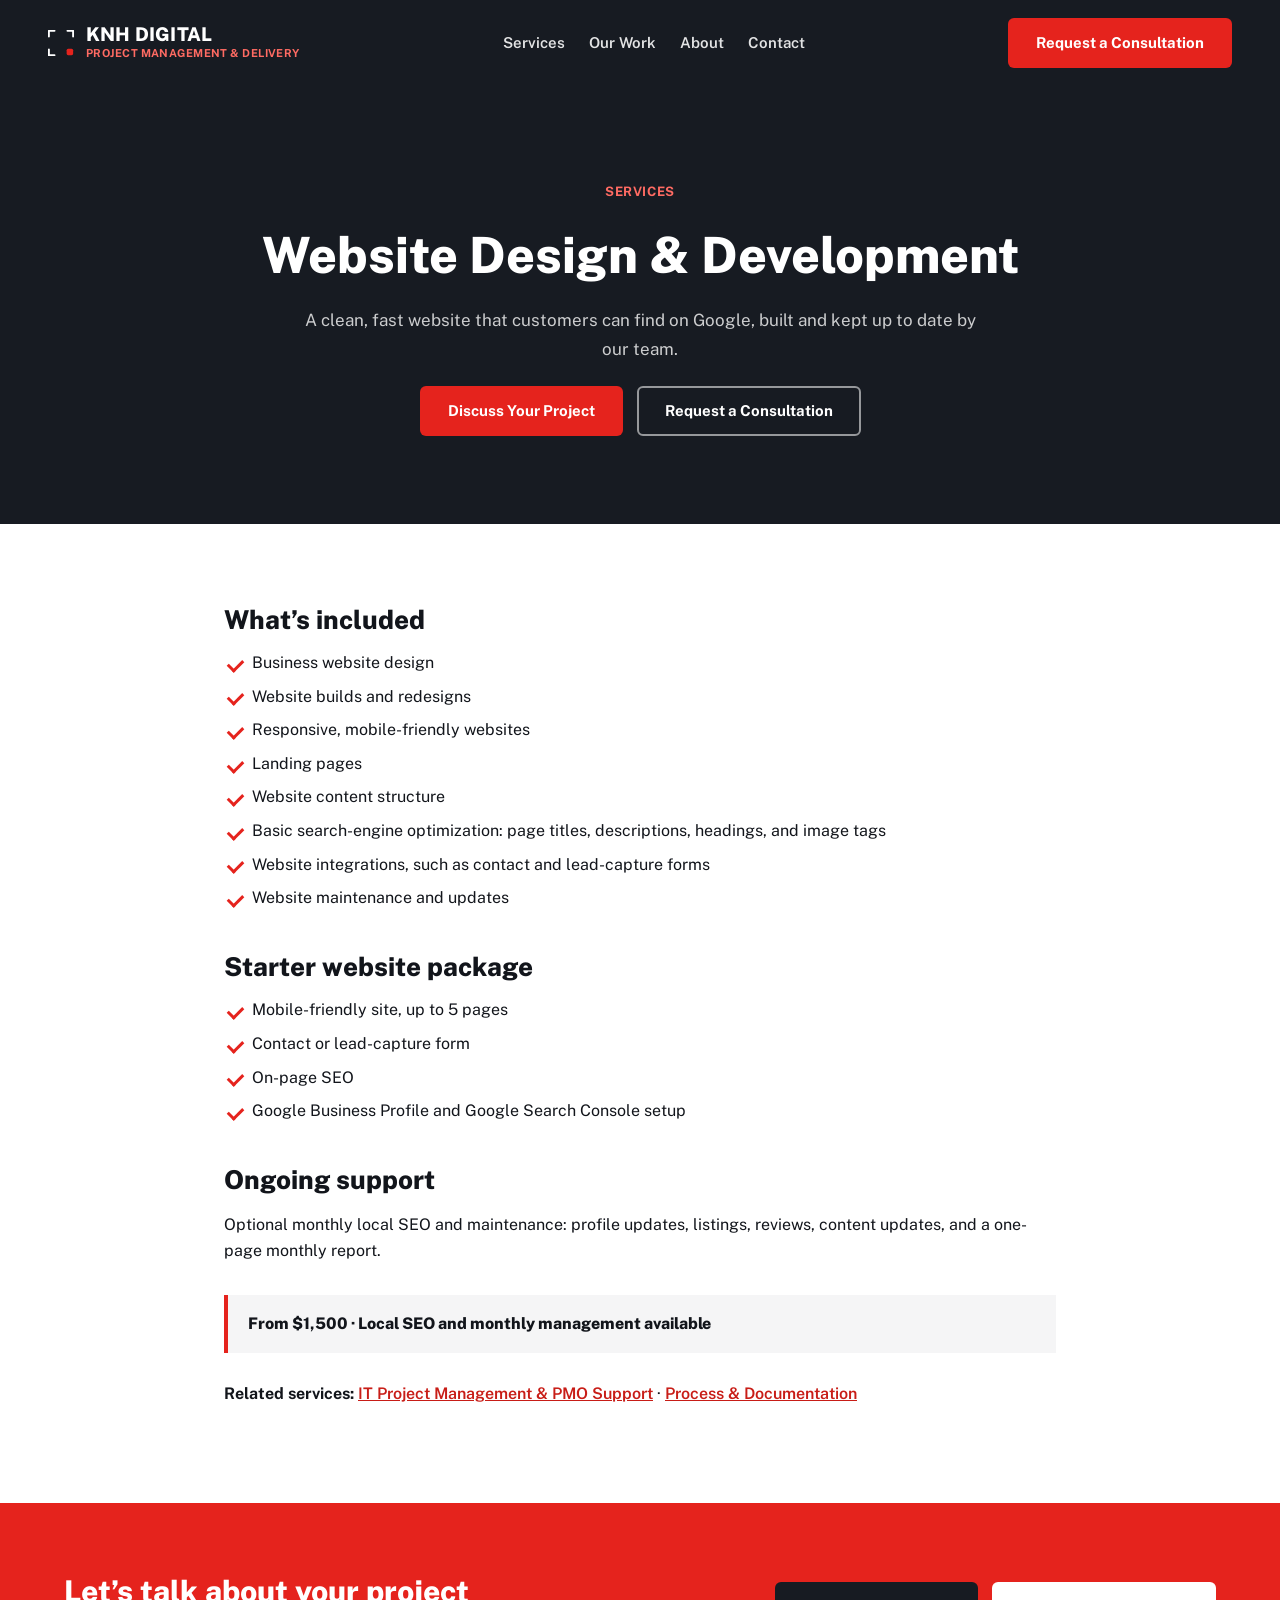
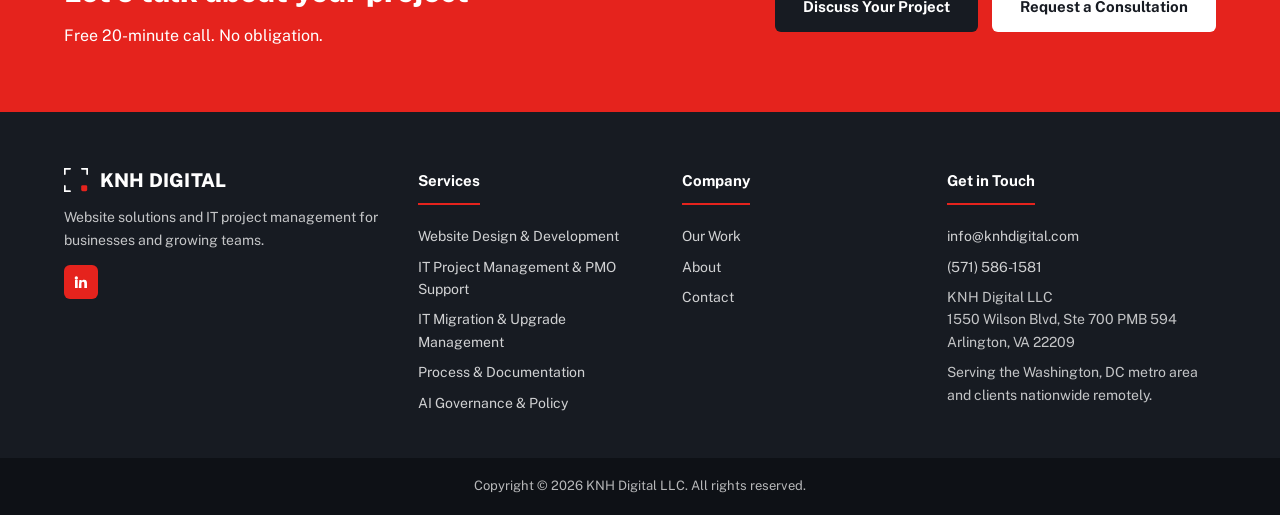
<file: website-design.html>
<!doctype html>
<html lang="en">
<head>
<meta charset="utf-8">
<meta name="viewport" content="width=device-width, initial-scale=1">
<title>Website Design &amp; Development | KNH Digital</title>
<meta name="description" content="Business websites, redesigns, landing pages, and ongoing maintenance, built mobile-friendly with basic SEO.">
<link rel="canonical" href="https://knhdigital.com/website-design.html">
<meta property="og:type" content="website">
<meta property="og:site_name" content="KNH Digital">
<meta property="og:url" content="https://knhdigital.com/website-design.html">
<meta property="og:title" content="Website Design &amp; Development | KNH Digital">
<meta property="og:description" content="Business websites, redesigns, landing pages, and ongoing maintenance, built mobile-friendly with basic SEO.">
<meta property="og:image" content="https://knhdigital.com/og-image.png">
<meta property="og:image:width" content="1200">
<meta property="og:image:height" content="630">
<meta name="twitter:card" content="summary_large_image">
<meta name="twitter:image" content="https://knhdigital.com/og-image.png">
<link rel="apple-touch-icon" href="/apple-touch-icon.png">
<link rel="icon" href="/favicon.ico" sizes="any">
<link rel="icon" type="image/svg+xml" href="/favicon.svg">
<link rel="icon" type="image/png" sizes="32x32" href="/favicon-32x32.png">
<link rel="preconnect" href="https://fonts.googleapis.com">
<link href="https://fonts.googleapis.com/css2?family=Public+Sans:wght@400;500;600;700;800&amp;display=swap" rel="stylesheet">
<link rel="stylesheet" href="styles.css">
</head>
<body>
<a class="skip" href="#main">Skip to main content</a>
<header class="nav">
<a class="brand" href="index.html" aria-label="KNH Digital home"><svg width="26" height="26" viewBox="0 0 120 120" fill="none" aria-hidden="true" focusable="false">
<path d="M4 30 L4 4 L30 4" stroke="#FFFFFF" stroke-width="9" stroke-linecap="round" stroke-linejoin="round"/>
<path d="M116 30 L116 4 L90 4" stroke="#FFFFFF" stroke-width="9" stroke-linecap="round" stroke-linejoin="round"/>
<path d="M4 90 L4 116 L30 116" stroke="#FFFFFF" stroke-width="9" stroke-linecap="round" stroke-linejoin="round"/>
<rect x="86" y="86" width="30" height="30" rx="7" fill="#E5231D"/></svg>
<span><span class="brand-name">KNH DIGITAL</span><span class="brand-tag">PROJECT MANAGEMENT &amp; DELIVERY</span></span></a>
<nav aria-label="Main">
<button class="menu-toggle" aria-expanded="false" aria-controls="menu">Menu</button>
<ul id="menu" class="nav-links"><li class="has-menu"><a href="services.html">Services</a><ul class="submenu"><li><a href="website-design.html">Website Design &amp; Development</a></li><li><a href="it-project-management.html">IT Project Management &amp; PMO Support</a></li><li><a href="it-migration.html">IT Migration &amp; Upgrade Management</a></li><li><a href="process-documentation.html">Process &amp; Documentation</a></li><li><a href="ai-governance.html">AI Governance &amp; Policy</a></li></ul></li><li><a href="work.html">Our Work</a></li><li><a href="about.html">About</a></li><li><a href="contact.html">Contact</a></li></ul>
</nav>
<div class="nav-right">
<div class="nav-phone"><span>CALL US</span><a href="tel:+15715861581">(571) 586-1581</a></div>
<a class="btn btn-accent" href="https://calendar.google.com/calendar/appointments/schedules/AcZssZ0aTAdLFMNzjC7nQGmzcZW7BBJqGs8sLh_er4D0ONBrsWXcedmAl6_Cfrn2PTjen2__XMbPl0Al" target="_blank" rel="noopener">Request a Consultation</a>
</div>
</header>
<main id="main">
<section class="hero">
<p class="eyebrow on-dark">Services</p>
<h1>Website Design &amp; Development</h1>
<p class="lede">A clean, fast website that customers can find on Google, built and kept up to date by our team.</p>
<div class="cta-group"><a class="btn btn-accent" href="contact.html">Discuss Your Project</a><a class="btn btn-ghost" href="https://calendar.google.com/calendar/appointments/schedules/AcZssZ0aTAdLFMNzjC7nQGmzcZW7BBJqGs8sLh_er4D0ONBrsWXcedmAl6_Cfrn2PTjen2__XMbPl0Al" target="_blank" rel="noopener">Request a Consultation</a></div>
</section>
<section class="section narrow"><h2>What&rsquo;s included</h2>
<ul class='checks'><li>Business website design</li><li>Website builds and redesigns</li><li>Responsive, mobile-friendly websites</li><li>Landing pages</li><li>Website content structure</li><li>Basic search-engine optimization: page titles, descriptions, headings, and image tags</li><li>Website integrations, such as contact and lead-capture forms</li><li>Website maintenance and updates</li></ul>
<h2>Starter website package</h2>
<ul class='checks'><li>Mobile-friendly site, up to 5 pages</li><li>Contact or lead-capture form</li><li>On-page SEO</li><li>Google Business Profile and Google Search Console setup</li></ul>
<h2>Ongoing support</h2>
<p>Optional monthly local SEO and maintenance: profile updates, listings, reviews, content updates, and a one-page monthly report.</p><p class="price-line">From $1,500 &middot; Local SEO and monthly management available</p><p class="related"><strong>Related services:</strong> <a href="it-project-management.html">IT Project Management &amp; PMO Support</a> &middot; <a href="process-documentation.html">Process &amp; Documentation</a></p></section><section class="cta-row">
<div><h2>Let&rsquo;s talk about your project</h2><p>Free 20-minute call. No obligation.</p></div>
<div class="cta-group"><a class="btn btn-dark" href="contact.html">Discuss Your Project</a><a class="btn btn-white" href="https://calendar.google.com/calendar/appointments/schedules/AcZssZ0aTAdLFMNzjC7nQGmzcZW7BBJqGs8sLh_er4D0ONBrsWXcedmAl6_Cfrn2PTjen2__XMbPl0Al" target="_blank" rel="noopener">Request a Consultation</a></div>
</section>
</main>
<footer class="footer">
<div class="footer-grid">
<div class="f-brand">
<a class="brand" href="index.html" aria-label="KNH Digital home"><svg width="24" height="24" viewBox="0 0 120 120" fill="none" aria-hidden="true" focusable="false">
<path d="M4 30 L4 4 L30 4" stroke="#FFFFFF" stroke-width="9" stroke-linecap="round" stroke-linejoin="round"/>
<path d="M116 30 L116 4 L90 4" stroke="#FFFFFF" stroke-width="9" stroke-linecap="round" stroke-linejoin="round"/>
<path d="M4 90 L4 116 L30 116" stroke="#FFFFFF" stroke-width="9" stroke-linecap="round" stroke-linejoin="round"/>
<rect x="86" y="86" width="30" height="30" rx="7" fill="#E5231D"/></svg><span class="brand-name">KNH DIGITAL</span></a>
<p>Website solutions and IT project management for businesses and growing teams.</p>
<a class="social" href="https://www.linkedin.com/company/knhdigital" target="_blank" rel="noopener" aria-label="KNH Digital on LinkedIn">
<svg width="16" height="16" viewBox="0 0 24 24" fill="#FFFFFF" aria-hidden="true"><path d="M4.98 3.5a2.5 2.5 0 1 1 0 5 2.5 2.5 0 0 1 0-5zM3 9h4v12H3zM9.5 9H13v1.7h.06c.5-.9 1.7-1.9 3.5-1.9 3.7 0 4.4 2.4 4.4 5.6V21h-4v-6c0-1.4 0-3.3-2-3.3s-2.3 1.6-2.3 3.2V21h-4z"/></svg></a>
</div>
<div><h2 class="f-head">Services</h2><ul class="f-links"><li><a href="website-design.html">Website Design &amp; Development</a></li><li><a href="it-project-management.html">IT Project Management &amp; PMO Support</a></li><li><a href="it-migration.html">IT Migration &amp; Upgrade Management</a></li><li><a href="process-documentation.html">Process &amp; Documentation</a></li><li><a href="ai-governance.html">AI Governance &amp; Policy</a></li></ul></div>
<div><h2 class="f-head">Company</h2><ul class="f-links"><li><a href="work.html">Our Work</a></li><li><a href="about.html">About</a></li><li><a href="contact.html">Contact</a></li></ul></div>
<div><h2 class="f-head">Get in Touch</h2>
<ul class="f-links"><li><a href="mailto:info@knhdigital.com">info@knhdigital.com</a></li><li><a href="tel:+15715861581">(571) 586-1581</a></li>
<li>KNH Digital LLC<br>1550 Wilson Blvd, Ste 700 PMB 594<br>Arlington, VA 22209</li><li>Serving the Washington, DC metro area and clients nationwide remotely.</li></ul></div>
</div>
<div class="copy">Copyright &copy; 2026 KNH Digital LLC. All rights reserved.</div>
</footer>
<script>
(function(){var b=document.querySelector('.menu-toggle'),m=document.getElementById('menu');
if(b&&m){b.addEventListener('click',function(){var o=m.classList.toggle('open');b.setAttribute('aria-expanded',o?'true':'false');});}})();
</script>
</body>
</html>
</file>
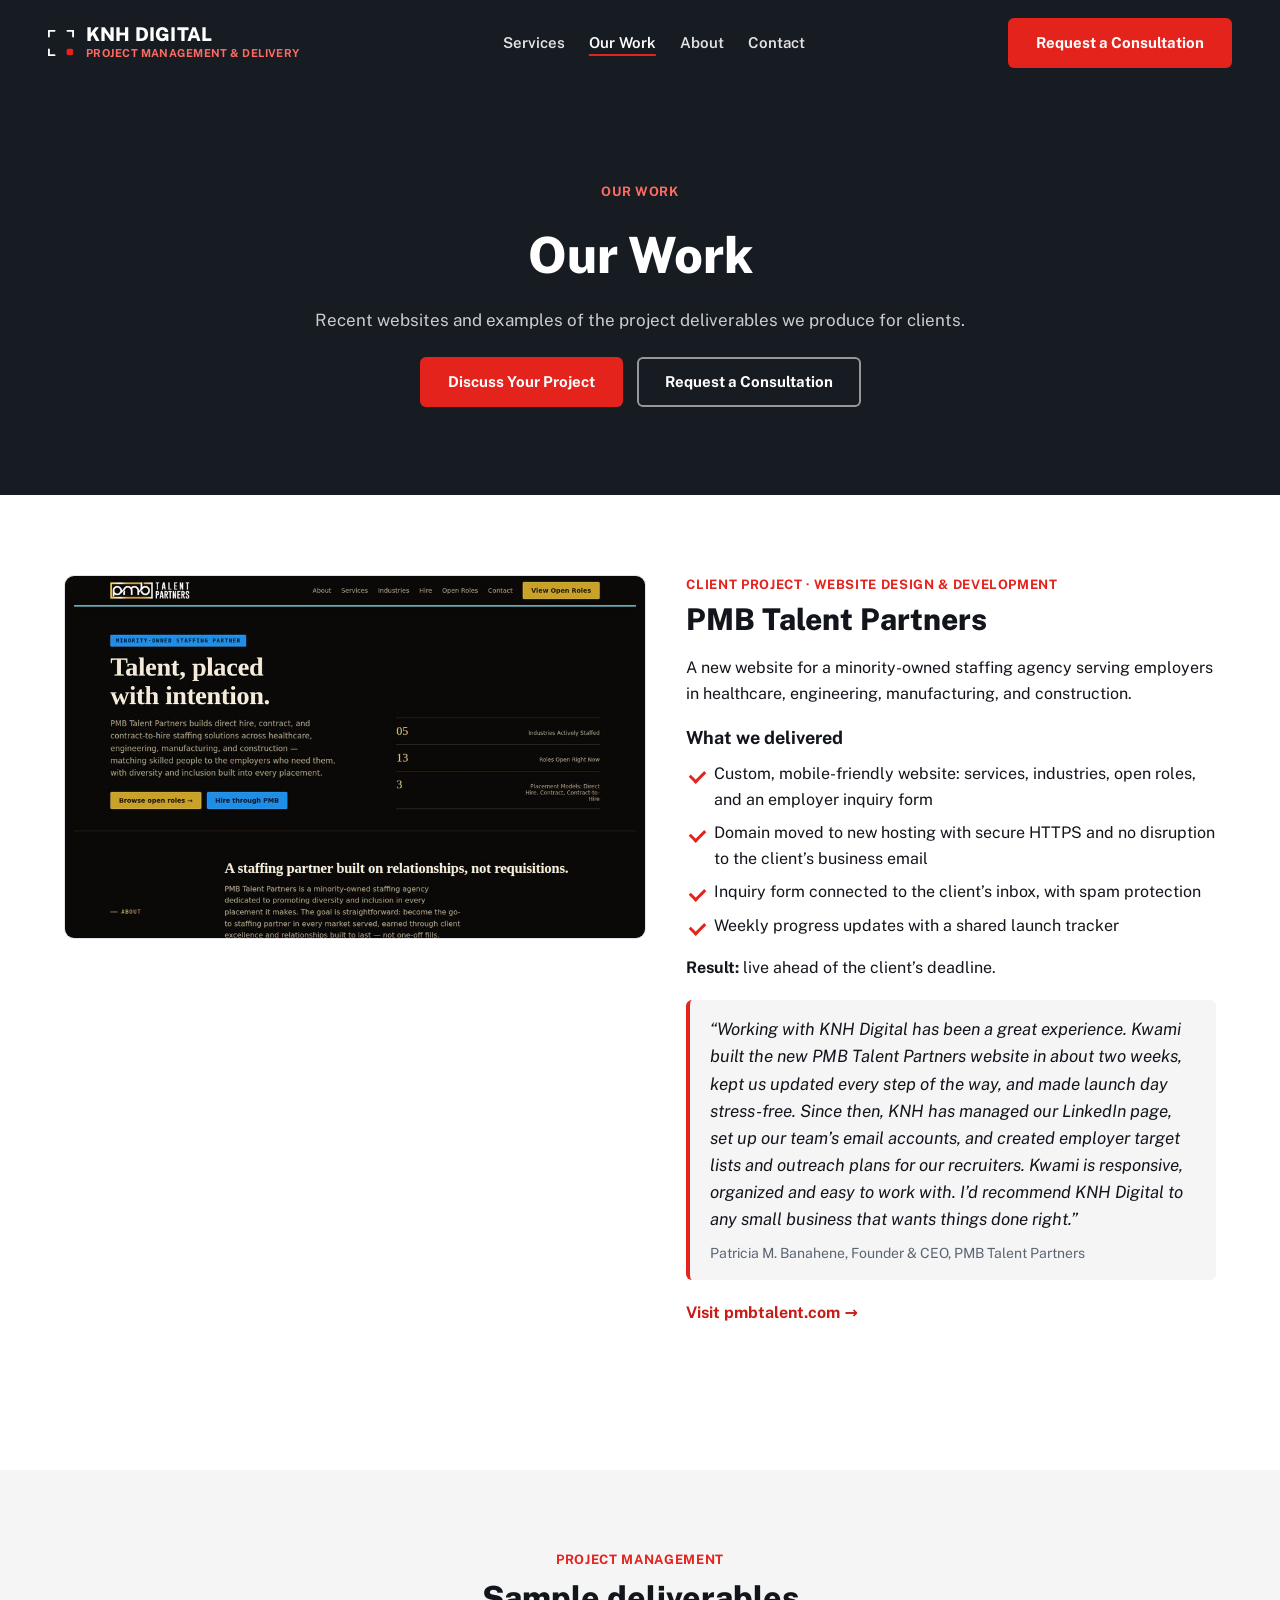
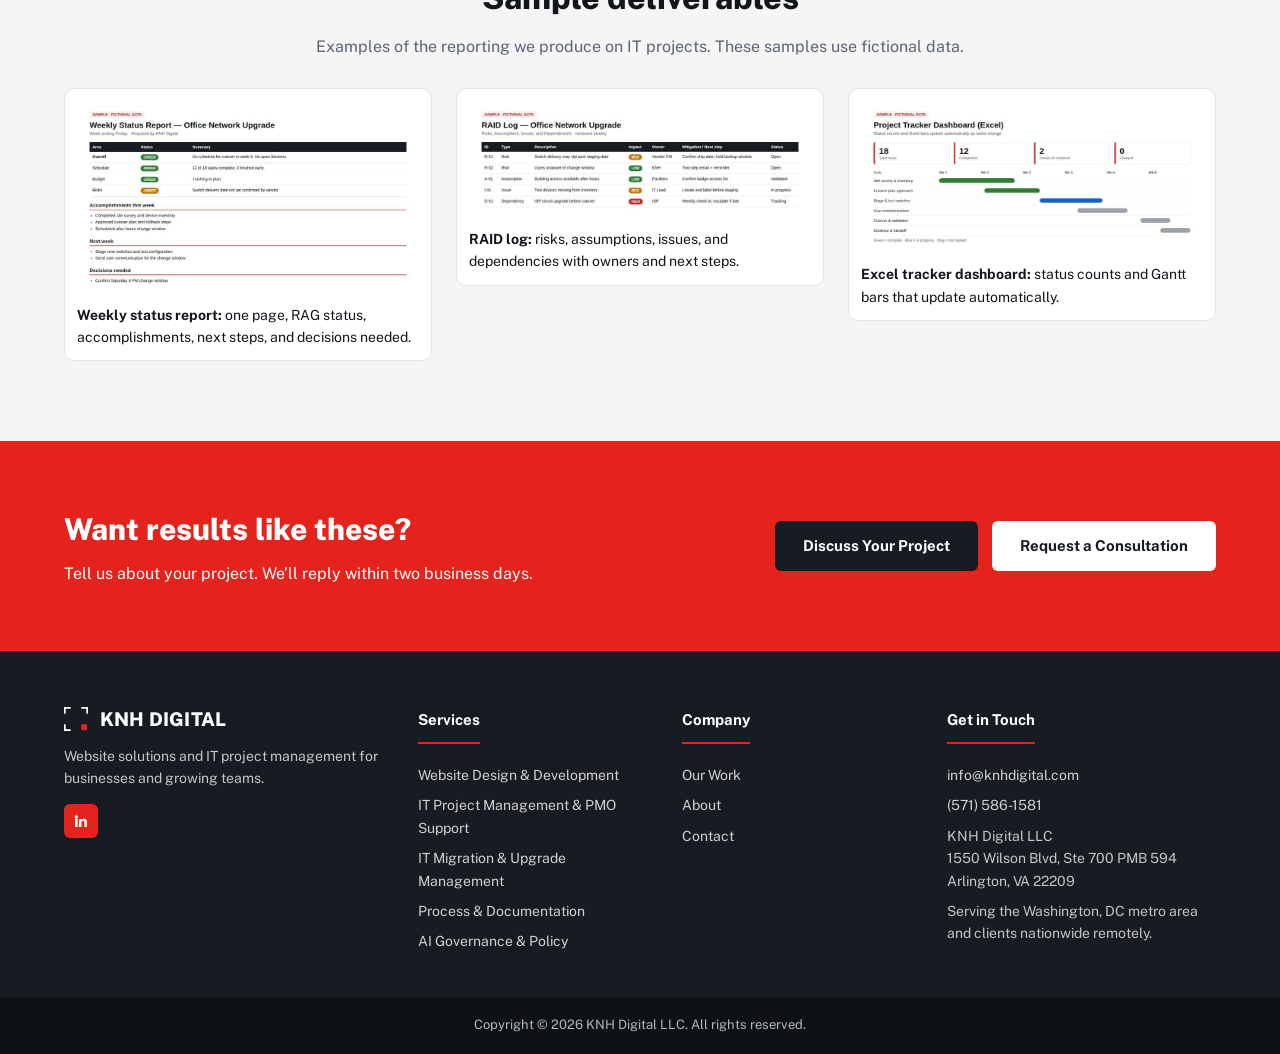
<file: work.html>
<!doctype html>
<html lang="en">
<head>
<meta charset="utf-8">
<meta name="viewport" content="width=device-width, initial-scale=1">
<title>Our Work | KNH Digital</title>
<meta name="description" content="Recent KNH Digital website projects and sample IT project deliverables: status reports, RAID logs, and Excel tracker dashboards.">
<link rel="canonical" href="https://knhdigital.com/work.html">
<meta property="og:type" content="website">
<meta property="og:site_name" content="KNH Digital">
<meta property="og:url" content="https://knhdigital.com/work.html">
<meta property="og:title" content="Our Work | KNH Digital">
<meta property="og:description" content="Client project: a new website for PMB Talent Partners, plus sample IT project deliverables. See the work and what our client says.">
<meta property="og:image" content="https://knhdigital.com/og-work.png">
<meta property="og:image:width" content="1200">
<meta property="og:image:height" content="630">
<meta name="twitter:card" content="summary_large_image">
<meta name="twitter:image" content="https://knhdigital.com/og-work.png">
<link rel="apple-touch-icon" href="/apple-touch-icon.png">
<link rel="icon" href="/favicon.ico" sizes="any">
<link rel="icon" type="image/svg+xml" href="/favicon.svg">
<link rel="icon" type="image/png" sizes="32x32" href="/favicon-32x32.png">
<link rel="preconnect" href="https://fonts.googleapis.com">
<link href="https://fonts.googleapis.com/css2?family=Public+Sans:wght@400;500;600;700;800&amp;display=swap" rel="stylesheet">
<link rel="stylesheet" href="styles.css">
</head>
<body>
<a class="skip" href="#main">Skip to main content</a>
<header class="nav">
<a class="brand" href="index.html" aria-label="KNH Digital home"><svg width="26" height="26" viewBox="0 0 120 120" fill="none" aria-hidden="true" focusable="false">
<path d="M4 30 L4 4 L30 4" stroke="#FFFFFF" stroke-width="9" stroke-linecap="round" stroke-linejoin="round"/>
<path d="M116 30 L116 4 L90 4" stroke="#FFFFFF" stroke-width="9" stroke-linecap="round" stroke-linejoin="round"/>
<path d="M4 90 L4 116 L30 116" stroke="#FFFFFF" stroke-width="9" stroke-linecap="round" stroke-linejoin="round"/>
<rect x="86" y="86" width="30" height="30" rx="7" fill="#E5231D"/></svg>
<span><span class="brand-name">KNH DIGITAL</span><span class="brand-tag">PROJECT MANAGEMENT &amp; DELIVERY</span></span></a>
<nav aria-label="Main">
<button class="menu-toggle" aria-expanded="false" aria-controls="menu">Menu</button>
<ul id="menu" class="nav-links"><li class="has-menu"><a href="services.html">Services</a><ul class="submenu"><li><a href="website-design.html">Website Design &amp; Development</a></li><li><a href="it-project-management.html">IT Project Management &amp; PMO Support</a></li><li><a href="it-migration.html">IT Migration &amp; Upgrade Management</a></li><li><a href="process-documentation.html">Process &amp; Documentation</a></li><li><a href="ai-governance.html">AI Governance &amp; Policy</a></li></ul></li><li><a href="work.html" aria-current="page">Our Work</a></li><li><a href="about.html">About</a></li><li><a href="contact.html">Contact</a></li></ul>
</nav>
<div class="nav-right">
<div class="nav-phone"><span>CALL US</span><a href="tel:+15715861581">(571) 586-1581</a></div>
<a class="btn btn-accent" href="https://calendar.google.com/calendar/appointments/schedules/AcZssZ0aTAdLFMNzjC7nQGmzcZW7BBJqGs8sLh_er4D0ONBrsWXcedmAl6_Cfrn2PTjen2__XMbPl0Al" target="_blank" rel="noopener">Request a Consultation</a>
</div>
</header>
<main id="main">
<section class="hero">
<p class="eyebrow on-dark">Our Work</p>
<h1>Our Work</h1>
<p class="lede">Recent websites and examples of the project deliverables we produce for clients.</p>
<div class="cta-group"><a class="btn btn-accent" href="contact.html">Discuss Your Project</a><a class="btn btn-ghost" href="https://calendar.google.com/calendar/appointments/schedules/AcZssZ0aTAdLFMNzjC7nQGmzcZW7BBJqGs8sLh_er4D0ONBrsWXcedmAl6_Cfrn2PTjen2__XMbPl0Al" target="_blank" rel="noopener">Request a Consultation</a></div>
</section>
<section class="section">
<article class="case">
<a class="case-img" href="https://pmbtalent.com" target="_blank" rel="noopener"><img src="img/work-pmb.jpg" width="960" height="600" alt="Homepage of the PMB Talent Partners website, showing the headline Talent, placed with intention and buttons to browse open roles or hire through PMB" loading="lazy"></a>
<div class="case-body">
<p class="eyebrow">Client Project &middot; Website Design &amp; Development</p>
<h2>PMB Talent Partners</h2>
<p>A new website for a minority-owned staffing agency serving employers in healthcare, engineering, manufacturing, and construction.</p>
<h3>What we delivered</h3>
<ul class="checks">
<li>Custom, mobile-friendly website: services, industries, open roles, and an employer inquiry form</li>
<li>Domain moved to new hosting with secure HTTPS and no disruption to the client&rsquo;s business email</li>
<li>Inquiry form connected to the client&rsquo;s inbox, with spam protection</li>
<li>Weekly progress updates with a shared launch tracker</li>
</ul>
<p><strong>Result:</strong> live ahead of the client&rsquo;s deadline.</p>
<blockquote class="quote">
<p>&ldquo;Working with KNH Digital has been a great experience. Kwami built the new PMB Talent Partners website in about two weeks, kept us updated every step of the way, and made launch day stress-free. Since then, KNH has managed our LinkedIn page, set up our team&rsquo;s email accounts, and created employer target lists and outreach plans for our recruiters. Kwami is responsive, organized and easy to work with. I&rsquo;d recommend KNH Digital to any small business that wants things done right.&rdquo;</p>
<footer>Patricia M. Banahene, Founder &amp; CEO, PMB Talent Partners</footer>
</blockquote>
<p><a class="more" href="https://pmbtalent.com" target="_blank" rel="noopener">Visit pmbtalent.com<span class="sr-only"> (opens in a new tab)</span> &rarr;</a></p>
</div>
</article>
</section>

<section class="section band-soft" aria-labelledby="samples-h">
<p class="eyebrow center">Project Management</p>
<h2 id="samples-h" class="center">Sample deliverables</h2>
<p class="center lede-dark">Examples of the reporting we produce on IT projects. These samples use fictional data.</p>
<div class="sample-grid">
<figure><a href="img/sample-status-report.jpg" target="_blank" rel="noopener"><img src="img/sample-status-report.jpg" width="900" height="507" alt="Sample weekly status report with green overall status, schedule, budget, and risk ratings, accomplishments, next steps, and decisions needed" loading="lazy"></a><figcaption><strong>Weekly status report:</strong> one page, RAG status, accomplishments, next steps, and decisions needed.</figcaption></figure>
<figure><a href="img/sample-raid-log.jpg" target="_blank" rel="noopener"><img src="img/sample-raid-log.jpg" width="900" height="308" alt="Sample RAID log table listing risks, assumptions, issues, and dependencies with impact, owner, mitigation, and status" loading="lazy"></a><figcaption><strong>RAID log:</strong> risks, assumptions, issues, and dependencies with owners and next steps.</figcaption></figure>
<figure><a href="img/sample-tracker-dashboard.jpg" target="_blank" rel="noopener"><img src="img/sample-tracker-dashboard.jpg" width="900" height="401" alt="Sample Excel project tracker dashboard with task counts and a six-week Gantt chart" loading="lazy"></a><figcaption><strong>Excel tracker dashboard:</strong> status counts and Gantt bars that update automatically.</figcaption></figure>
</div>
</section>
<section class="cta-row">
<div><h2>Want results like these?</h2><p>Tell us about your project. We&rsquo;ll reply within two business days.</p></div>
<div class="cta-group"><a class="btn btn-dark" href="contact.html">Discuss Your Project</a><a class="btn btn-white" href="https://calendar.google.com/calendar/appointments/schedules/AcZssZ0aTAdLFMNzjC7nQGmzcZW7BBJqGs8sLh_er4D0ONBrsWXcedmAl6_Cfrn2PTjen2__XMbPl0Al" target="_blank" rel="noopener">Request a Consultation</a></div>
</section>
</main>
<footer class="footer">
<div class="footer-grid">
<div class="f-brand">
<a class="brand" href="index.html" aria-label="KNH Digital home"><svg width="24" height="24" viewBox="0 0 120 120" fill="none" aria-hidden="true" focusable="false">
<path d="M4 30 L4 4 L30 4" stroke="#FFFFFF" stroke-width="9" stroke-linecap="round" stroke-linejoin="round"/>
<path d="M116 30 L116 4 L90 4" stroke="#FFFFFF" stroke-width="9" stroke-linecap="round" stroke-linejoin="round"/>
<path d="M4 90 L4 116 L30 116" stroke="#FFFFFF" stroke-width="9" stroke-linecap="round" stroke-linejoin="round"/>
<rect x="86" y="86" width="30" height="30" rx="7" fill="#E5231D"/></svg><span class="brand-name">KNH DIGITAL</span></a>
<p>Website solutions and IT project management for businesses and growing teams.</p>
<a class="social" href="https://www.linkedin.com/company/knhdigital" target="_blank" rel="noopener" aria-label="KNH Digital on LinkedIn">
<svg width="16" height="16" viewBox="0 0 24 24" fill="#FFFFFF" aria-hidden="true"><path d="M4.98 3.5a2.5 2.5 0 1 1 0 5 2.5 2.5 0 0 1 0-5zM3 9h4v12H3zM9.5 9H13v1.7h.06c.5-.9 1.7-1.9 3.5-1.9 3.7 0 4.4 2.4 4.4 5.6V21h-4v-6c0-1.4 0-3.3-2-3.3s-2.3 1.6-2.3 3.2V21h-4z"/></svg></a>
</div>
<div><h2 class="f-head">Services</h2><ul class="f-links"><li><a href="website-design.html">Website Design &amp; Development</a></li><li><a href="it-project-management.html">IT Project Management &amp; PMO Support</a></li><li><a href="it-migration.html">IT Migration &amp; Upgrade Management</a></li><li><a href="process-documentation.html">Process &amp; Documentation</a></li><li><a href="ai-governance.html">AI Governance &amp; Policy</a></li></ul></div>
<div><h2 class="f-head">Company</h2><ul class="f-links"><li><a href="work.html">Our Work</a></li><li><a href="about.html">About</a></li><li><a href="contact.html">Contact</a></li></ul></div>
<div><h2 class="f-head">Get in Touch</h2>
<ul class="f-links"><li><a href="mailto:info@knhdigital.com">info@knhdigital.com</a></li><li><a href="tel:+15715861581">(571) 586-1581</a></li>
<li>KNH Digital LLC<br>1550 Wilson Blvd, Ste 700 PMB 594<br>Arlington, VA 22209</li><li>Serving the Washington, DC metro area and clients nationwide remotely.</li></ul></div>
</div>
<div class="copy">Copyright &copy; 2026 KNH Digital LLC. All rights reserved.</div>
</footer>
<script>
(function(){var b=document.querySelector('.menu-toggle'),m=document.getElementById('menu');
if(b&&m){b.addEventListener('click',function(){var o=m.classList.toggle('open');b.setAttribute('aria-expanded',o?'true':'false');});}})();
</script>
</body>
</html>
</file>
<file: styles.css>
:root{--accent:#E5231D;--accent-on-dark:#FF6B63;--ink:#171B22;--ink-2:#12151B;--muted:#5B6572;--line:#E2E4E8;--soft:#F5F5F6}
*{box-sizing:border-box}
html{scroll-behavior:smooth}
body{margin:0;background:#FFFFFF;font-family:'Public Sans',system-ui,sans-serif;color:var(--ink-2);line-height:1.6}
a{color:inherit}
img{max-width:100%}
:focus-visible{outline:3px solid var(--accent-on-dark);outline-offset:2px}
.skip{position:absolute;left:-9999px;top:8px;background:#FFFFFF;color:var(--ink);padding:10px 16px;border-radius:6px;font-weight:700;z-index:100}
.skip:focus{left:8px}
.sr-only{position:absolute;width:1px;height:1px;padding:0;margin:-1px;overflow:hidden;clip:rect(0,0,0,0);white-space:nowrap;border:0}

/* buttons */
.btn{display:inline-flex;align-items:center;justify-content:center;gap:8px;padding:14px 26px;border-radius:6px;font-size:15px;font-weight:700;text-decoration:none;border:2px solid transparent;cursor:pointer;font-family:inherit;line-height:1.2;text-align:center}
.btn-accent{background:var(--accent);color:#FFFFFF}
.btn-accent:hover{background:#C81D17}
.btn-ghost{background:transparent;color:#FFFFFF;border-color:rgba(255,255,255,.55)}
.btn-ghost:hover{border-color:#FFFFFF}
.btn-outline{background:transparent;color:var(--ink);border-color:var(--ink)}
.btn-dark{background:var(--ink);color:#FFFFFF}
.btn-white{background:#FFFFFF;color:var(--ink)}
.btn-dark-outline{background:transparent;color:#FFFFFF;border-color:#FFFFFF}
.cta-group{display:flex;gap:14px;flex-wrap:wrap;justify-content:center;align-items:center}
.cta-group.left{justify-content:flex-start}

/* header */
.nav{display:flex;align-items:center;justify-content:space-between;gap:24px;padding:18px 48px;background:var(--ink);flex-wrap:nowrap;position:relative}
.brand{display:flex;align-items:center;gap:12px;text-decoration:none}
.brand>span{display:flex;flex-direction:column}
.brand-name{font-size:19px;font-weight:800;color:#FFFFFF;letter-spacing:.01em;line-height:1.1}
.brand-tag{font-size:11px;font-weight:700;color:var(--accent-on-dark);letter-spacing:.04em}
.nav-links{list-style:none;margin:0;padding:0;display:flex;gap:24px;align-items:center}
.nav-links>li{position:relative}
.nav-links a{color:rgba(255,255,255,.88);font-size:15px;font-weight:600;text-decoration:none;padding:8px 0;display:inline-block}
.nav-links a:hover,.nav-links a[aria-current="page"]{color:#FFFFFF;text-decoration:underline;text-decoration-color:var(--accent);text-underline-offset:6px;text-decoration-thickness:2px}
.submenu{list-style:none;margin:0;padding:8px 0;position:absolute;top:100%;left:-16px;min-width:290px;background:#FFFFFF;border-radius:8px;box-shadow:0 10px 30px rgba(0,0,0,.18);display:none;z-index:50}
.submenu a{color:var(--ink);display:block;padding:10px 18px;font-size:14.5px}
.submenu a:hover{background:var(--soft);color:var(--ink);text-decoration:none}
.has-menu:hover .submenu,.has-menu:focus-within .submenu{display:block}
.menu-toggle{display:none;background:transparent;color:#FFFFFF;border:2px solid rgba(255,255,255,.6);border-radius:6px;padding:8px 14px;font:inherit;font-weight:700;cursor:pointer}
.nav-right{display:flex;align-items:center;gap:18px;flex-shrink:0}
.nav .btn{white-space:nowrap}
.nav-phone{display:flex;flex-direction:column;text-align:right}
.nav-phone span{font-size:11px;font-weight:700;color:rgba(255,255,255,.7)}
.nav-phone a{font-size:14px;font-weight:700;color:#FFFFFF;text-decoration:none}

/* hero & sections */
.hero{background:var(--ink);padding:96px 64px 88px;display:flex;flex-direction:column;align-items:center;text-align:center;gap:22px}
.hero h1{margin:0;font-size:50px;line-height:1.18;font-weight:800;color:#FFFFFF;max-width:860px}
.lede{margin:0;font-size:17px;line-height:1.7;color:rgba(255,255,255,.78);max-width:680px}
.eyebrow{margin:0;font-size:13px;font-weight:700;letter-spacing:.05em;text-transform:uppercase;color:var(--accent)}
.eyebrow.on-dark{color:var(--accent-on-dark)}
.center{text-align:center}
.section{padding:80px 64px}
.section h2{font-size:32px;font-weight:800;margin:8px 0 28px;line-height:1.25}
.section.narrow{max-width:960px;margin:0 auto;width:100%}
.section.narrow h2{font-size:26px;margin:40px 0 14px}
.section.narrow h2:first-child{margin-top:0}
.section.narrow h3{font-size:18px;margin:20px 0 8px}
.section.narrow p{font-size:16px;color:var(--ink-2)}
.dark{background:var(--ink);color:#FFFFFF}
.dark h2,.dark h3{color:#FFFFFF}
.who{background:var(--soft);padding:26px 64px;text-align:center}
.who p{margin:0 auto;max-width:820px;font-size:16px;color:var(--ink-2)}

/* service cards */
.svc-grid{display:grid;grid-template-columns:repeat(2,minmax(0,1fr));gap:24px;margin-bottom:32px}
.svc-grid .svc-card:last-child:nth-child(odd){grid-column:1/-1}
.svc-card{display:flex;flex-direction:column;gap:12px;padding:28px;background:#FFFFFF;border:1px solid var(--line);border-radius:10px}
.svc-icon{width:56px;height:56px;border-radius:10px;background:rgba(229,35,29,.1);display:flex;align-items:center;justify-content:center}
.svc-card h3{margin:0;font-size:21px;font-weight:800}
.svc-card h3 a{text-decoration:none}
.svc-card h3 a:hover{text-decoration:underline}
.svc-card .sum{margin:0;font-size:15px;color:var(--muted)}
.more{margin-top:auto;font-weight:700;color:#C81D17;text-decoration:none}
.more:hover{text-decoration:underline}

/* tiles */
.three{display:grid;grid-template-columns:repeat(3,minmax(0,1fr));gap:22px}
.tile{background:rgba(255,255,255,.06);border:1px solid rgba(255,255,255,.14);border-top:4px solid var(--accent);border-radius:8px;padding:26px}
.tile h3{margin:0 0 8px;font-size:19px}
.tile p{margin:0;color:rgba(255,255,255,.78);font-size:15px}
.why-grid{list-style:none;padding:0;margin:0;display:grid;grid-template-columns:repeat(3,minmax(0,1fr));gap:22px}
.why-grid li{padding:24px;border:1px solid var(--line);border-left:4px solid var(--accent);border-radius:8px}
.why-grid h3{margin:0 0 6px;font-size:17px}
.why-grid p{margin:0;font-size:15px;color:var(--muted)}

/* bands */
.band-light{background:var(--soft);padding:64px}
.band-inner{max-width:860px;margin:0 auto}
.band-inner h2{font-size:30px;margin:8px 0 12px}
.band-inner p{font-size:16px;margin:0 0 22px}
.creds{background:var(--ink-2);padding:36px 64px;color:#FFFFFF;border-top:1px solid rgba(255,255,255,.08)}
.creds-label{margin:0;font-size:14px;font-weight:800;text-transform:uppercase;letter-spacing:.05em}
.creds-note{margin:4px 0 14px;font-size:14px}
.pills{list-style:none;margin:0;padding:0;display:flex;flex-wrap:wrap;gap:10px}
.pills li{background:#FFFFFF;color:var(--ink);border-radius:999px;padding:8px 16px;font-size:14px;font-weight:700}
.cta-row{background:var(--accent);padding:64px;display:flex;align-items:center;justify-content:space-between;gap:32px;flex-wrap:wrap;color:#FFFFFF}
.cta-row h2{margin:0 0 8px;font-size:30px;font-weight:800}
.cta-row p{margin:0;font-size:16px}

/* content */
.checks{padding-left:0;list-style:none;margin:0 0 8px}
.checks li{position:relative;padding-left:28px;margin:8px 0;font-size:16px}
.checks li::before{content:"";position:absolute;left:4px;top:.55em;width:12px;height:7px;border-left:3px solid var(--accent);border-bottom:3px solid var(--accent);transform:rotate(-45deg)}
.cols{display:grid;grid-template-columns:repeat(2,minmax(0,1fr));gap:8px 40px}
.steps{padding-left:22px}
.steps li{margin:8px 0;font-size:16px}
.price-line{margin-top:32px;padding:16px 20px;border-left:4px solid var(--accent);background:var(--soft);font-weight:800;color:#C81D17}
.related{margin-top:28px;font-size:15px}
.related a{color:#C81D17;font-weight:600}
.note-box{display:flex;align-items:center;justify-content:space-between;gap:20px;padding:26px 30px;background:var(--soft);border-left:4px solid var(--accent);border-radius:8px;flex-wrap:wrap}
.note-box p{margin:0;flex:1;min-width:220px}
.table-wrap{overflow-x:auto}
table{border-collapse:collapse;width:100%;font-size:15px}
th,td{text-align:left;vertical-align:top;padding:12px 14px;border-bottom:1px solid var(--line)}
thead th{background:var(--ink);color:#FFFFFF}
tbody th{font-weight:700;white-space:nowrap}

/* form */
.contact-grid{display:grid;grid-template-columns:3fr 2fr;gap:48px}
.form .field{display:flex;flex-direction:column;gap:6px;margin-bottom:16px}
.form label{font-weight:700;font-size:15px}
.form input,.form select,.form textarea{font:inherit;font-size:16px;padding:12px 14px;border:1.5px solid #8A919B;border-radius:6px;background:#FFFFFF;color:var(--ink-2)}
.form input:focus,.form select:focus,.form textarea:focus{outline:3px solid rgba(229,35,29,.35);border-color:var(--accent)}
.form [aria-invalid="true"]{border-color:#B3261E}
.hp{position:absolute;left:-9999px}
.req-note{font-size:14px;color:var(--muted)}
.form-status{margin-top:12px;font-weight:700}
.contact-side{background:var(--soft);padding:28px;border-radius:10px;align-self:start}
.contact-side h2{margin-top:0!important;font-size:22px!important}

/* footer */
.footer{background:var(--ink);color:rgba(255,255,255,.75)}
.footer-grid{padding:56px 64px 36px;display:grid;grid-template-columns:1.4fr 1fr 1fr 1.2fr;gap:40px}
.f-brand p{font-size:14px;margin:14px 0}
.f-head{font-size:15px;color:#FFFFFF;margin:0 0 12px;padding-bottom:10px;border-bottom:2px solid var(--accent);display:inline-block}
.f-links{list-style:none;margin:0;padding:0}
.f-links li{margin:8px 0;font-size:14px}
.f-links a{color:rgba(255,255,255,.8);text-decoration:none}
.f-links a:hover{color:#FFFFFF;text-decoration:underline}
.f-links.light-list li{color:var(--ink-2);font-size:15px}
.f-links.light-list a{color:#C81D17}
.social{width:34px;height:34px;border-radius:6px;background:var(--accent);display:inline-flex;align-items:center;justify-content:center}
.copy{padding:18px 24px;background:#0E1116;text-align:center;font-size:13px;color:rgba(255,255,255,.7)}

@media (max-width:1360px){.nav-phone{display:none}}
@media (max-width:1100px){
.why-grid{grid-template-columns:repeat(2,minmax(0,1fr))}
.footer-grid{grid-template-columns:1fr 1fr}
}
@media (max-width:900px){
.nav{flex-wrap:wrap}
.nav,.hero,.section,.who,.band-light,.creds,.cta-row,.footer-grid{padding-left:20px;padding-right:20px}
.menu-toggle{display:inline-block;position:absolute;right:20px;top:20px}
.nav>nav{order:3;width:100%}
.nav-links{display:none;flex-direction:column;align-items:flex-start;gap:0;padding:8px 0}
.nav-links.open{display:flex}
.nav-links>li{width:100%}
.nav-links a{padding:10px 0}
.submenu{display:block;position:static;box-shadow:none;background:transparent;padding:0 0 0 14px;min-width:0}
.submenu a{color:rgba(255,255,255,.75);padding:8px 0}
.submenu a:hover{background:transparent;color:#FFFFFF}
.nav-right .btn{padding:10px 14px;font-size:14px}
.hero{padding-top:64px;padding-bottom:60px}
.hero h1{font-size:34px}
.section{padding-top:56px;padding-bottom:56px}
.section h2{font-size:26px}
.svc-grid,.three,.why-grid,.cols,.contact-grid,.footer-grid{grid-template-columns:1fr}
.cta-row h2{font-size:24px}
tbody th{white-space:normal}
}
@media (max-width:480px){
.nav-right{display:none}
.brand-tag{display:none}
}

/* work page */
.case{display:grid;grid-template-columns:1.1fr 1fr;gap:40px;align-items:start;margin-bottom:48px}
.case-img img,.thumb{width:100%;height:auto;border-radius:10px;border:1px solid var(--line);display:block}
.case-body h2{margin:6px 0 10px;font-size:30px}
.case-body h3{font-size:18px;margin:18px 0 6px}
.quote{margin:20px 0;padding:16px 20px;border-left:4px solid var(--accent);background:var(--soft);border-radius:6px}
.quote p{margin:0 0 8px;font-size:17px;font-style:italic}
.quote footer{font-size:14px;color:var(--muted)}
.work-grid{display:grid;grid-template-columns:repeat(2,minmax(0,1fr));gap:24px;align-items:start}
.work-grid .more{margin-top:8px}
.work-grid .thumb{margin-bottom:6px}
.band-soft{background:var(--soft)}
.lede-dark{color:var(--muted);max-width:680px;margin:-12px auto 28px}
.sample-grid{display:grid;grid-template-columns:repeat(3,minmax(0,1fr));gap:24px;align-items:start}
.sample-grid figure{margin:0;background:#FFFFFF;border:1px solid var(--line);border-radius:10px;padding:12px}
.sample-grid img{width:100%;height:auto;display:block;border-radius:6px}
.sample-grid figcaption{font-size:14px;margin-top:10px;color:var(--ink-2)}
@media (max-width:900px){.case,.work-grid,.sample-grid{grid-template-columns:1fr}.case-body h2{font-size:24px}}
</file>
